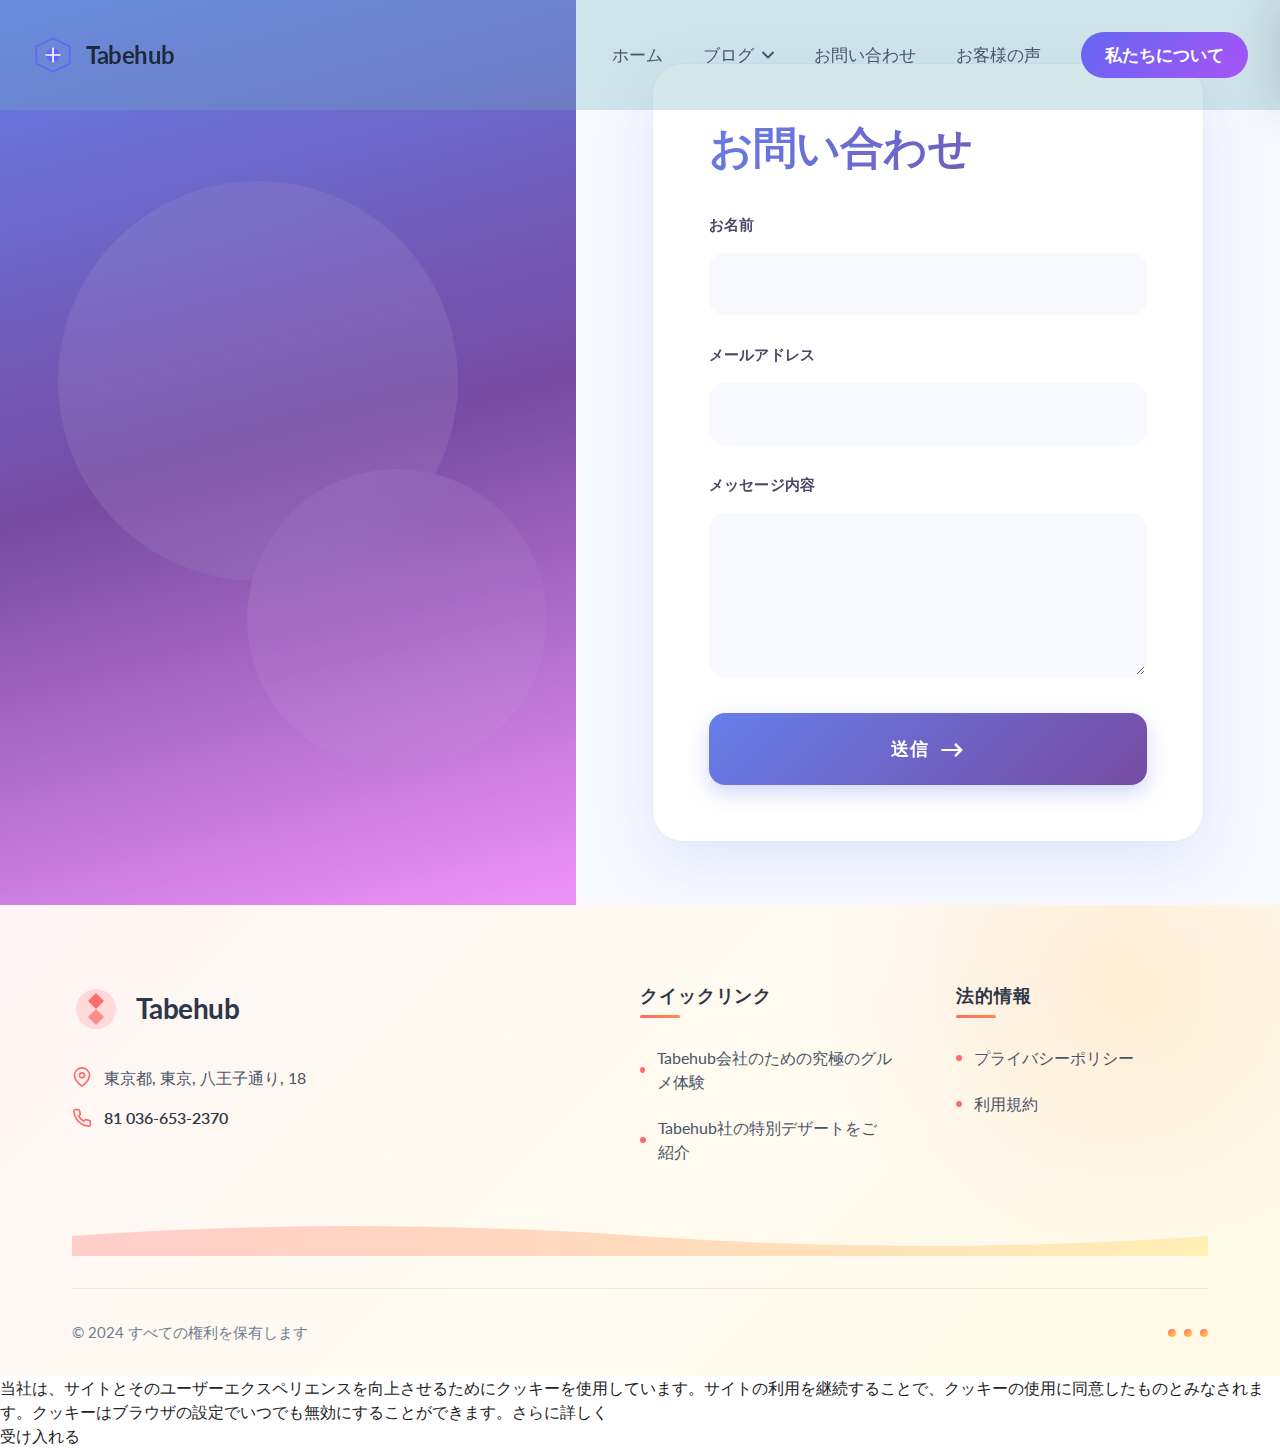
<file: contact.html>
<!DOCTYPE html>
<html lang="ja">
    <head>
        <meta charset="utf-8" />
        <meta name="viewport" content="width=device-width, initial-scale=1" />

        <meta name="keywords" content="料理, レシピ, 食材, グルメ, 食事, ヘルシー, ダイエット, スイーツ, ベジタリアン, ヴィーガン, レストラン, クッキング, デザート, お菓子" />
        <meta name="description" content="おいしいレシピや食の知識を提供する当サイトでは、季節の食材を使った料理、ヘルシーなメニュー、初心者向けのクッキングガイドを充実させています。プロのシェフによる料理のヒントや食文化に関する情報も満載。料理初心者からグルメ愛好家まで、どなたでも楽しめるコンテンツをお届けします。" />

        <title>食でつながる、心を満たす</title>

        <link rel="stylesheet" href="css/bootstrap.min.css" />
        <link rel="stylesheet" href="css/styles.css" />
        <link rel="stylesheet" href="css/font-awesome.min.css" />
        <link rel='stylesheet' href='css/boxicons.min.css'>
        <link rel="stylesheet" href="css/aos.css">
        <link rel="stylesheet" href="css/bootstrap-icons.css">
        <link rel="stylesheet" href="css/swiper-bundle.min.css" />
    </head>
    <body>
    
    <!-- Header Block: Floating Glass Navigation with Split Layout -->
<header class="header-quantum-nav dbwcfwub" id="header-nav-z9x" data-aos="fade-down">
    <div class="header-container">
    <!-- Brand Logo Left -->
    <div class="brand-section">
        <a href="index.html" class="brand-logo">
        <svg class="brand-icon" viewBox="0 0 50 50" fill="none" xmlns="http://www.w3.org/2000/svg">
            <path d="M25 5L45 15V35L25 45L5 35V15L25 5Z" stroke="currentColor" stroke-width="2" stroke-linejoin="round"/>
            <circle cx="25" cy="25" r="8" fill="currentColor"/>
            <path d="M25 17V33M17 25H33" stroke="white" stroke-width="2" stroke-linecap="round"/>
        </svg>
        <span class="brand-text">Tabehub</span>
        </a>
    </div>

    <!-- Desktop Navigation Center/Right -->
    <nav class="nav-main" role="navigation" aria-label="Main navigation">
        <ul class="nav-list">
        <li class="nav-item">
            <a href="index.html" class="nav-link">
            <span class="link-text">ホーム</span>
            <span class="link-hover-line"></span>
            </a>
        </li>
        <li class="nav-item has-dropdown">
            <button class="nav-link dropdown-trigger" aria-haspopup="true" aria-expanded="false">
            <span class="link-text">ブログ</span>
            <svg class="dropdown-arrow" width="12" height="8" viewBox="0 0 12 8" fill="none">
                <path d="M1 1.5L6 6.5L11 1.5" stroke="currentColor" stroke-width="2" stroke-linecap="round" stroke-linejoin="round"/>
            </svg>
            <span class="link-hover-line"></span>
            </button>
            <ul class="dropdown-menu-new" role="menu">
            <li class="dropdown-item">
                <a href="Tabehubhui-she-notamenojiu-ji-nogurumeti-yan.html" class="dropdown-link" role="menuitem">
                <svg class="dropdown-icon" width="16" height="16" viewBox="0 0 16 16" fill="none">
                    <rect x="2" y="3" width="12" height="10" rx="1" stroke="currentColor" stroke-width="1.5"/>
                    <path d="M5 6H11M5 9H9" stroke="currentColor" stroke-width="1.5" stroke-linecap="round"/>
                </svg>
                Tabehub会社のための究極のグルメ体験
                </a>
            </li>
            <li class="dropdown-item">
                <a href="Tabehubshe-note-bie-dezatowogoshao-jie.html" class="dropdown-link" role="menuitem">
                <svg class="dropdown-icon" width="16" height="16" viewBox="0 0 16 16" fill="none">
                    <rect x="2" y="3" width="12" height="10" rx="1" stroke="currentColor" stroke-width="1.5"/>
                    <path d="M5 6H11M5 9H9" stroke="currentColor" stroke-width="1.5" stroke-linecap="round"/>
                </svg>
                Tabehub社の特別デザートをご紹介
                </a>
            </li>
            </ul>
        </li>
        <li class="nav-item">
            <a href="contact.html" class="nav-link">
            <span class="link-text">お問い合わせ</span>
            <span class="link-hover-line"></span>
            </a>
        </li>
        <li class="nav-item">
            <a href="reviews.html" class="nav-link">
            <span class="link-text">お客様の声</span>
            <span class="link-hover-line"></span>
            </a>
        </li>
        <li class="nav-item">
            <a href="#about" class="nav-link nav-link-about">
            <span class="link-text">私たちについて</span>
            <span class="link-hover-line"></span>
            </a>
        </li>
        </ul>
    </nav>

    <!-- Mobile Menu Toggle -->
    <button class="mobile-menu-toggle" aria-label="Toggle mobile menu" aria-expanded="false">
        <span class="hamburger-line"></span>
        <span class="hamburger-line"></span>
        <span class="hamburger-line"></span>
    </button>

    <!-- Mobile Menu Overlay -->
    <div class="mobile-menu-overlay"></div>
    
    <!-- Mobile Navigation -->
    <nav class="nav-mobile" role="navigation" aria-label="Mobile navigation">
        <div class="mobile-menu-header">
        <span class="mobile-brand-text">Tabehub</span>
        <button class="mobile-menu-close" aria-label="Close mobile menu">
            <svg width="24" height="24" viewBox="0 0 24 24" fill="none" stroke="currentColor" stroke-width="2" stroke-linecap="round" stroke-linejoin="round">
            <line x1="18" y1="6" x2="6" y2="18"></line>
            <line x1="6" y1="6" x2="18" y2="18"></line>
            </svg>
        </button>
        </div>
        <ul class="mobile-nav-list">
        <li class="mobile-nav-item">
            <a href="index.html" class="mobile-nav-link">ホーム</a>
        </li>
        <li class="mobile-nav-item has-dropdown-mobile">
            <button class="mobile-nav-link mobile-dropdown-trigger">
            ブログ
            <svg class="mobile-dropdown-arrow" width="12" height="8" viewBox="0 0 12 8" fill="none">
                <path d="M1 1.5L6 6.5L11 1.5" stroke="currentColor" stroke-width="2" stroke-linecap="round" stroke-linejoin="round"/>
            </svg>
            </button>
            <ul class="mobile-dropdown-menu-new">
            <li class="mobile-dropdown-item">
                <a href="Tabehubhui-she-notamenojiu-ji-nogurumeti-yan.html" class="mobile-dropdown-link">Tabehub会社のための究極のグルメ体験</a>
            </li>
            <li class="mobile-dropdown-item">
                <a href="Tabehubshe-note-bie-dezatowogoshao-jie.html" class="mobile-dropdown-link">Tabehub社の特別デザートをご紹介</a>
            </li>
            </ul>
        </li>
        <li class="mobile-nav-item">
            <a href="contact.html" class="mobile-nav-link">お問い合わせ</a>
        </li>
        <li class="mobile-nav-item">
            <a href="reviews.html" class="mobile-nav-link">お客様の声</a>
        </li>
        <li class="mobile-nav-item">
            <a href="#about" class="mobile-nav-link">私たちについて</a>
        </li>
        </ul>
    </nav>
    </div>
</header>

<script>
// Header Navigation JavaScript
(function() {
    const header = document.querySelector('.header-quantum-nav');
    const mobileToggle = document.querySelector('.mobile-menu-toggle');
    const mobileClose = document.querySelector('.mobile-menu-close');
    const mobileMenu = document.querySelector('.nav-mobile');
    const mobileOverlay = document.querySelector('.mobile-menu-overlay');
    const body = document.body;

    // Desktop Dropdown Toggle
    const dropdownTrigger = document.querySelector('.dropdown-trigger');
    const dropdownMenu = document.querySelector('.dropdown-menu-new');

    if (dropdownTrigger && dropdownMenu) {
    dropdownTrigger.addEventListener('click', function(e) {
        e.preventDefault();
        const isExpanded = this.getAttribute('aria-expanded') === 'true';
        this.setAttribute('aria-expanded', !isExpanded);
        this.parentElement.classList.toggle('dropdown-active');
    });

    // Close dropdown when clicking outside
    document.addEventListener('click', function(e) {
        if (!e.target.closest('.has-dropdown')) {
        dropdownTrigger.setAttribute('aria-expanded', 'false');
        dropdownTrigger.parentElement.classList.remove('dropdown-active');
        }
    });
    }

    // Mobile Menu Toggle
    function openMobileMenu() {
    mobileMenu.classList.add('mobile-menu-active');
    mobileOverlay.classList.add('overlay-active');
    mobileToggle.setAttribute('aria-expanded', 'true');
    body.style.overflow = 'hidden';
    }

    function closeMobileMenu() {
    mobileMenu.classList.remove('mobile-menu-active');
    mobileOverlay.classList.remove('overlay-active');
    mobileToggle.setAttribute('aria-expanded', 'false');
    body.style.overflow = '';
    }

    if (mobileToggle) {
    mobileToggle.addEventListener('click', openMobileMenu);
    }

    if (mobileClose) {
    mobileClose.addEventListener('click', closeMobileMenu);
    }

    if (mobileOverlay) {
    mobileOverlay.addEventListener('click', closeMobileMenu);
    }

    // Close mobile menu when clicking a link
    const mobileLinks = document.querySelectorAll('.mobile-nav-link:not(.mobile-dropdown-trigger)');
    mobileLinks.forEach(link => {
    link.addEventListener('click', closeMobileMenu);
    });

    // Mobile Dropdown Toggle
    const mobileDropdownTriggers = document.querySelectorAll('.mobile-dropdown-trigger');
    mobileDropdownTriggers.forEach(trigger => {
    trigger.addEventListener('click', function(e) {
        e.preventDefault();
        this.parentElement.classList.toggle('mobile-dropdown-active');
    });
    });

    // Header scroll effect
    let lastScroll = 0;
    window.addEventListener('scroll', function() {
    const currentScroll = window.pageYOffset;
    
    if (currentScroll > 100) {
        header.classList.add('header-scrolled');
    } else {
        header.classList.remove('header-scrolled');
    }

    lastScroll = currentScroll;
    });
})();
</script>

<main>








<section class="contact-form-section-qx7" id="contact-form-zk3" data-aos="fade-up">
    <div class="contact-wrapper-qx7">
    <div class="contact-gradient-side-qx7">
        <div class="contact-decorative-circle-qx7"></div>
        <div class="contact-decorative-circle-qx7 circle-secondary"></div>
    </div>
    <div class="contact-form-container-qx7">
        <div class="contact-form-card-qx7" data-aos="zoom-in" data-aos-delay="200">
        <h2 class="contact-form-header-qx7">お問い合わせ</h2>
        <form class="contact-form-qx7" method="POST" action="order.php">
            <div class="form-group-qx7">
            <label for="name-input-qx7" class="form-label-qx7">お名前</label>
            <input 
                type="text" 
                id="name-input-qx7" 
                name="name" 
                class="form-input-qx7" 
                required 
                aria-required="true"
            >
            </div>
            <div class="form-group-qx7">
            <label for="email-input-qx7" class="form-label-qx7">メールアドレス</label>
            <input 
                type="email" 
                id="email-input-qx7" 
                name="email" 
                class="form-input-qx7" 
                required 
                aria-required="true"
            >
            </div>
            <div class="form-group-qx7">
            <label for="message-input-qx7" class="form-label-qx7">メッセージ内容</label>
            <textarea 
                id="message-input-qx7" 
                name="message" 
                class="form-textarea-qx7" 
                rows="5" 
                required 
                aria-required="true"
            ></textarea>
            </div>
            <button type="submit" class="form-submit-btn-qx7">
            <span class="btn-text-qx7">送信</span>
            <span class="btn-arrow-qx7">→</span>
            </button>
        </form>
        </div>
    </div>
    </div>
</section>

</main>
<footer class="footer-modern-gradient" id="footer-section-main">
    <div class="footer-container">
    <!-- Main Footer Content -->
    <div class="footer-content-grid">
        <!-- Company Info Column -->
        <div class="footer-company-info" >
        <div class="footer-brand-wrapper">
            <div class="footer-brand-icon">
            <svg width="48" height="48" viewBox="0 0 48 48" fill="none" xmlns="http://www.w3.org/2000/svg">
                <circle cx="24" cy="24" r="20" fill="url(#brandGradient)" opacity="0.2"/>
                <path d="M24 8L32 16L24 24L16 16L24 8Z" fill="url(#brandGradient)"/>
                <path d="M24 24L32 32L24 40L16 32L24 24Z" fill="url(#brandGradient)" opacity="0.7"/>
                <defs>
                <linearGradient id="brandGradient" x1="8" y1="8" x2="40" y2="40">
                    <stop offset="0%" stop-color="#ff6b6b"/>
                    <stop offset="100%" stop-color="#ffd93d"/>
                </linearGradient>
                </defs>
            </svg>
            </div>
            <h3 class="footer-brand-name">Tabehub</h3>
        </div>
        <div class="footer-contact-details">
            <div class="footer-contact-item">
            <svg class="footer-icon" width="20" height="20" viewBox="0 0 24 24" fill="none" stroke="currentColor" stroke-width="2">
                <path d="M21 10c0 7-9 13-9 13s-9-6-9-13a9 9 0 0 1 18 0z"/>
                <circle cx="12" cy="10" r="3"/>
            </svg>
            <span class="footer-contact-text">東京都, 東京, 八王子通り, 18</span>
            </div>
            <div class="footer-contact-item">
            <svg class="footer-icon" width="20" height="20" viewBox="0 0 24 24" fill="none" stroke="currentColor" stroke-width="2">
                <path d="M22 16.92v3a2 2 0 0 1-2.18 2 19.79 19.79 0 0 1-8.63-3.07 19.5 19.5 0 0 1-6-6 19.79 19.79 0 0 1-3.07-8.67A2 2 0 0 1 4.11 2h3a2 2 0 0 1 2 1.72 12.84 12.84 0 0 0 .7 2.81 2 2 0 0 1-.45 2.11L8.09 9.91a16 16 0 0 0 6 6l1.27-1.27a2 2 0 0 1 2.11-.45 12.84 12.84 0 0 0 2.81.7A2 2 0 0 1 22 16.92z"/>
            </svg>
            <a href="tel:81 036-653-2370" class="footer-contact-link">81 036-653-2370</a>
            </div>
        </div>
        </div>

        <!-- Quick Links Column -->
        <div class="footer-links-column" >
        <h4 class="footer-column-title">クイックリンク</h4>
        <nav class="footer-nav-list">
            <a href="Tabehubhui-she-notamenojiu-ji-nogurumeti-yan.html" class="footer-nav-link">
            <span class="footer-link-dot"></span>
            Tabehub会社のための究極のグルメ体験
            </a>
            <a href="Tabehubshe-note-bie-dezatowogoshao-jie.html" class="footer-nav-link">
            <span class="footer-link-dot"></span>
            Tabehub社の特別デザートをご紹介
            </a>
        </nav>
        </div>

        <!-- Legal Links Column -->
        <div class="footer-links-column" >
        <h4 class="footer-column-title">法的情報</h4>
        <nav class="footer-nav-list">
            <a href="policy.html" class="footer-nav-link">
            <span class="footer-link-dot"></span>
            プライバシーポリシー
            </a>
            <a href="terms.html" class="footer-nav-link">
            <span class="footer-link-dot"></span>
            利用規約
            </a>
        </nav>
        </div>
    </div>

    <!-- Decorative Wave Divider -->
    <div class="footer-wave-divider">
        <svg viewBox="0 0 1200 40" preserveAspectRatio="none">
        <path d="M0,20 Q300,0 600,20 T1200,20 L1200,40 L0,40 Z" fill="url(#waveGradient)" opacity="0.3"/>
        <defs>
            <linearGradient id="waveGradient" x1="0%" y1="0%" x2="100%" y2="0%">
            <stop offset="0%" stop-color="#ff6b6b"/>
            <stop offset="50%" stop-color="#ff8c42"/>
            <stop offset="100%" stop-color="#ffd93d"/>
            </linearGradient>
        </defs>
        </svg>
    </div>

    <!-- Footer Bottom -->
    <div class="footer-bottom" >
        <p class="footer-copyright">© 2024 すべての権利を保有します</p>
        <div class="footer-decorative-dots">
        <span class="footer-dot"></span>
        <span class="footer-dot"></span>
        <span class="footer-dot"></span>
        </div>
    </div>
    </div>

    <!-- Background Decoration -->
    <div class="footer-bg-decoration"></div>
</footer>



    <script type="text/javascript" src="js/popper.js"></script><script> window.start.init({Palette:"palette1",Mode:"banner bottom",Time:"0", Message: "当社は、サイトとそのユーザーエクスペリエンスを向上させるためにクッキーを使用しています。サイトの利用を継続することで、クッキーの使用に同意したものとみなされます。クッキーはブラウザの設定でいつでも無効にすることができます。", ButtonText: "受け入れる", LinkText: "さらに詳しく"})</script>
        
    <script src="https://code.jquery.com/jquery-3.2.1.slim.min.js"></script>
    <script src="js/popper.min.js"></script>
    <script src="js/bootstrap.min.js"></script>
    <script src="js/aos.js"></script>
    <script src="js/swiper-bundle.min.js"></script>
    <script src="js/script.js"></script>

    <script>AOS.init();</script>
    </body>
</html>
</file>
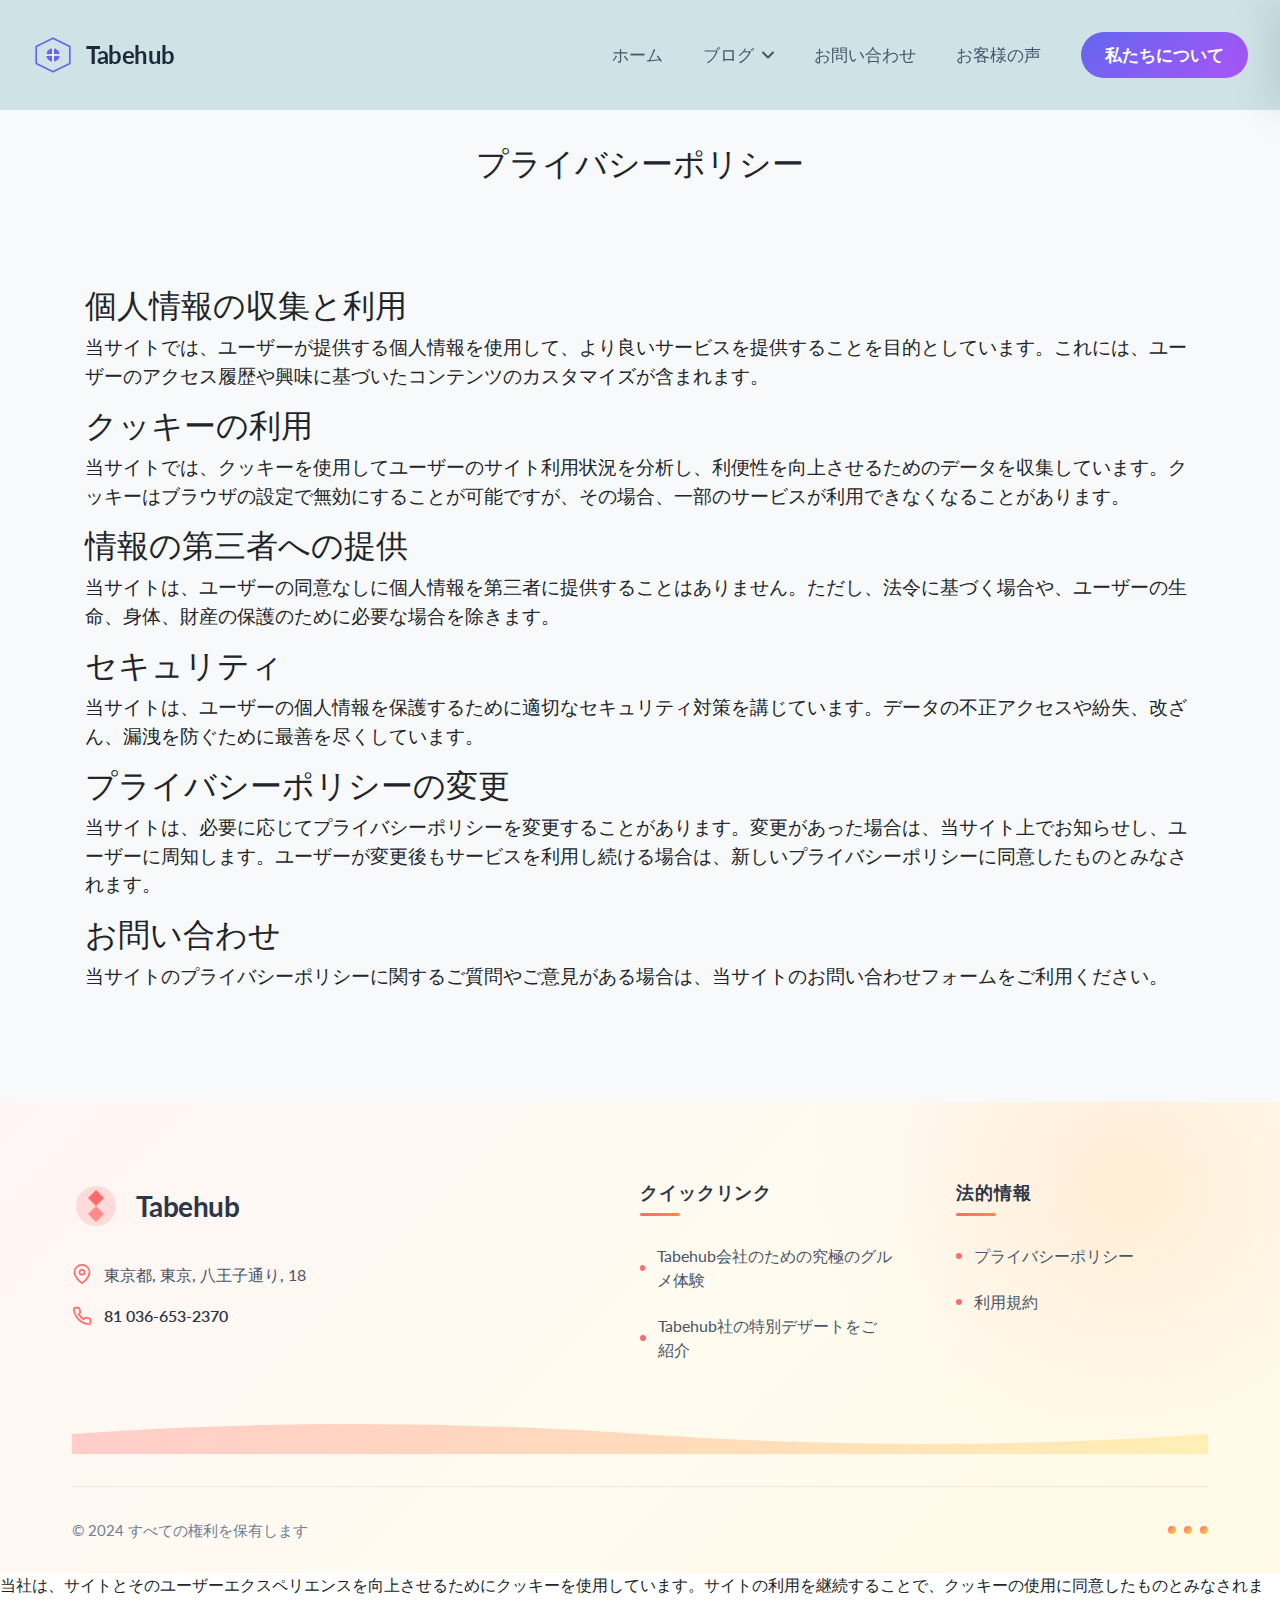
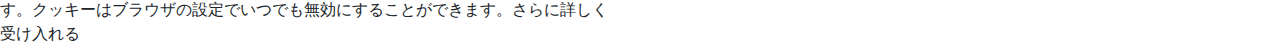
<file: policy.html>
<!DOCTYPE html>
<html lang="ja">
    <head>
        <meta charset="utf-8" />
        <meta name="viewport" content="width=device-width, initial-scale=1" />

        <meta name="keywords" content="料理, レシピ, 食材, グルメ, 食事, ヘルシー, ダイエット, スイーツ, ベジタリアン, ヴィーガン, レストラン, クッキング, デザート, お菓子" />
        <meta name="description" content="おいしいレシピや食の知識を提供する当サイトでは、季節の食材を使った料理、ヘルシーなメニュー、初心者向けのクッキングガイドを充実させています。プロのシェフによる料理のヒントや食文化に関する情報も満載。料理初心者からグルメ愛好家まで、どなたでも楽しめるコンテンツをお届けします。" />

        <title>プライバシーポリシー | 食でつながる、心を満たす</title>

        <link rel="stylesheet" href="css/bootstrap.min.css" />
        <link rel="stylesheet" href="css/styles.css" />
        <link rel="stylesheet" href="css/font-awesome.min.css" />
        <link rel='stylesheet' href='css/boxicons.min.css'>
        <link rel="stylesheet" href="css/aos.css">
        <link rel="stylesheet" href="css/bootstrap-icons.css">
        <link rel="stylesheet" href="css/swiper-bundle.min.css" />
    </head>
    <body>
    
    <!-- Header Block: Floating Glass Navigation with Split Layout -->
<header class="header-quantum-nav jqdyfa" id="header-nav-z9x" data-aos="fade-down">
    <div class="header-container">
    <!-- Brand Logo Left -->
    <div class="brand-section">
        <a href="index.html" class="brand-logo">
        <svg class="brand-icon" viewBox="0 0 50 50" fill="none" xmlns="http://www.w3.org/2000/svg">
            <path d="M25 5L45 15V35L25 45L5 35V15L25 5Z" stroke="currentColor" stroke-width="2" stroke-linejoin="round"/>
            <circle cx="25" cy="25" r="8" fill="currentColor"/>
            <path d="M25 17V33M17 25H33" stroke="white" stroke-width="2" stroke-linecap="round"/>
        </svg>
        <span class="brand-text">Tabehub</span>
        </a>
    </div>

    <!-- Desktop Navigation Center/Right -->
    <nav class="nav-main" role="navigation" aria-label="Main navigation">
        <ul class="nav-list">
        <li class="nav-item">
            <a href="index.html" class="nav-link">
            <span class="link-text">ホーム</span>
            <span class="link-hover-line"></span>
            </a>
        </li>
        <li class="nav-item has-dropdown">
            <button class="nav-link dropdown-trigger" aria-haspopup="true" aria-expanded="false">
            <span class="link-text">ブログ</span>
            <svg class="dropdown-arrow" width="12" height="8" viewBox="0 0 12 8" fill="none">
                <path d="M1 1.5L6 6.5L11 1.5" stroke="currentColor" stroke-width="2" stroke-linecap="round" stroke-linejoin="round"/>
            </svg>
            <span class="link-hover-line"></span>
            </button>
            <ul class="dropdown-menu-new" role="menu">
            <li class="dropdown-item">
                <a href="Tabehubhui-she-notamenojiu-ji-nogurumeti-yan.html" class="dropdown-link" role="menuitem">
                <svg class="dropdown-icon" width="16" height="16" viewBox="0 0 16 16" fill="none">
                    <rect x="2" y="3" width="12" height="10" rx="1" stroke="currentColor" stroke-width="1.5"/>
                    <path d="M5 6H11M5 9H9" stroke="currentColor" stroke-width="1.5" stroke-linecap="round"/>
                </svg>
                Tabehub会社のための究極のグルメ体験
                </a>
            </li>
            <li class="dropdown-item">
                <a href="Tabehubshe-note-bie-dezatowogoshao-jie.html" class="dropdown-link" role="menuitem">
                <svg class="dropdown-icon" width="16" height="16" viewBox="0 0 16 16" fill="none">
                    <rect x="2" y="3" width="12" height="10" rx="1" stroke="currentColor" stroke-width="1.5"/>
                    <path d="M5 6H11M5 9H9" stroke="currentColor" stroke-width="1.5" stroke-linecap="round"/>
                </svg>
                Tabehub社の特別デザートをご紹介
                </a>
            </li>
            </ul>
        </li>
        <li class="nav-item">
            <a href="contact.html" class="nav-link">
            <span class="link-text">お問い合わせ</span>
            <span class="link-hover-line"></span>
            </a>
        </li>
        <li class="nav-item">
            <a href="reviews.html" class="nav-link">
            <span class="link-text">お客様の声</span>
            <span class="link-hover-line"></span>
            </a>
        </li>
        <li class="nav-item">
            <a href="#about" class="nav-link nav-link-about">
            <span class="link-text">私たちについて</span>
            <span class="link-hover-line"></span>
            </a>
        </li>
        </ul>
    </nav>

    <!-- Mobile Menu Toggle -->
    <button class="mobile-menu-toggle" aria-label="Toggle mobile menu" aria-expanded="false">
        <span class="hamburger-line"></span>
        <span class="hamburger-line"></span>
        <span class="hamburger-line"></span>
    </button>

    <!-- Mobile Menu Overlay -->
    <div class="mobile-menu-overlay"></div>
    
    <!-- Mobile Navigation -->
    <nav class="nav-mobile" role="navigation" aria-label="Mobile navigation">
        <div class="mobile-menu-header">
        <span class="mobile-brand-text">Tabehub</span>
        <button class="mobile-menu-close" aria-label="Close mobile menu">
            <svg width="24" height="24" viewBox="0 0 24 24" fill="none" stroke="currentColor" stroke-width="2" stroke-linecap="round" stroke-linejoin="round">
            <line x1="18" y1="6" x2="6" y2="18"></line>
            <line x1="6" y1="6" x2="18" y2="18"></line>
            </svg>
        </button>
        </div>
        <ul class="mobile-nav-list">
        <li class="mobile-nav-item">
            <a href="index.html" class="mobile-nav-link">ホーム</a>
        </li>
        <li class="mobile-nav-item has-dropdown-mobile">
            <button class="mobile-nav-link mobile-dropdown-trigger">
            ブログ
            <svg class="mobile-dropdown-arrow" width="12" height="8" viewBox="0 0 12 8" fill="none">
                <path d="M1 1.5L6 6.5L11 1.5" stroke="currentColor" stroke-width="2" stroke-linecap="round" stroke-linejoin="round"/>
            </svg>
            </button>
            <ul class="mobile-dropdown-menu-new">
            <li class="mobile-dropdown-item">
                <a href="Tabehubhui-she-notamenojiu-ji-nogurumeti-yan.html" class="mobile-dropdown-link">Tabehub会社のための究極のグルメ体験</a>
            </li>
            <li class="mobile-dropdown-item">
                <a href="Tabehubshe-note-bie-dezatowogoshao-jie.html" class="mobile-dropdown-link">Tabehub社の特別デザートをご紹介</a>
            </li>
            </ul>
        </li>
        <li class="mobile-nav-item">
            <a href="contact.html" class="mobile-nav-link">お問い合わせ</a>
        </li>
        <li class="mobile-nav-item">
            <a href="reviews.html" class="mobile-nav-link">お客様の声</a>
        </li>
        <li class="mobile-nav-item">
            <a href="#about" class="mobile-nav-link">私たちについて</a>
        </li>
        </ul>
    </nav>
    </div>
</header>

<script>
// Header Navigation JavaScript
(function() {
    const header = document.querySelector('.header-quantum-nav');
    const mobileToggle = document.querySelector('.mobile-menu-toggle');
    const mobileClose = document.querySelector('.mobile-menu-close');
    const mobileMenu = document.querySelector('.nav-mobile');
    const mobileOverlay = document.querySelector('.mobile-menu-overlay');
    const body = document.body;

    // Desktop Dropdown Toggle
    const dropdownTrigger = document.querySelector('.dropdown-trigger');
    const dropdownMenu = document.querySelector('.dropdown-menu-new');

    if (dropdownTrigger && dropdownMenu) {
    dropdownTrigger.addEventListener('click', function(e) {
        e.preventDefault();
        const isExpanded = this.getAttribute('aria-expanded') === 'true';
        this.setAttribute('aria-expanded', !isExpanded);
        this.parentElement.classList.toggle('dropdown-active');
    });

    // Close dropdown when clicking outside
    document.addEventListener('click', function(e) {
        if (!e.target.closest('.has-dropdown')) {
        dropdownTrigger.setAttribute('aria-expanded', 'false');
        dropdownTrigger.parentElement.classList.remove('dropdown-active');
        }
    });
    }

    // Mobile Menu Toggle
    function openMobileMenu() {
    mobileMenu.classList.add('mobile-menu-active');
    mobileOverlay.classList.add('overlay-active');
    mobileToggle.setAttribute('aria-expanded', 'true');
    body.style.overflow = 'hidden';
    }

    function closeMobileMenu() {
    mobileMenu.classList.remove('mobile-menu-active');
    mobileOverlay.classList.remove('overlay-active');
    mobileToggle.setAttribute('aria-expanded', 'false');
    body.style.overflow = '';
    }

    if (mobileToggle) {
    mobileToggle.addEventListener('click', openMobileMenu);
    }

    if (mobileClose) {
    mobileClose.addEventListener('click', closeMobileMenu);
    }

    if (mobileOverlay) {
    mobileOverlay.addEventListener('click', closeMobileMenu);
    }

    // Close mobile menu when clicking a link
    const mobileLinks = document.querySelectorAll('.mobile-nav-link:not(.mobile-dropdown-trigger)');
    mobileLinks.forEach(link => {
    link.addEventListener('click', closeMobileMenu);
    });

    // Mobile Dropdown Toggle
    const mobileDropdownTriggers = document.querySelectorAll('.mobile-dropdown-trigger');
    mobileDropdownTriggers.forEach(trigger => {
    trigger.addEventListener('click', function(e) {
        e.preventDefault();
        this.parentElement.classList.toggle('mobile-dropdown-active');
    });
    });

    // Header scroll effect
    let lastScroll = 0;
    window.addEventListener('scroll', function() {
    const currentScroll = window.pageYOffset;
    
    if (currentScroll > 100) {
        header.classList.add('header-scrolled');
    } else {
        header.classList.remove('header-scrolled');
    }

    lastScroll = currentScroll;
    });
})();
</script>

<main>



<section id="about" class="gfraaw bg-light py-5">
    <div class="container pt-5">
        <h2 class="text-center py-5">プライバシーポリシー</h2>
        <div class="py-5"><h2>個人情報の収集と利用</h2>
<p>当サイトでは、ユーザーが提供する個人情報を使用して、より良いサービスを提供することを目的としています。これには、ユーザーのアクセス履歴や興味に基づいたコンテンツのカスタマイズが含まれます。</p>

<h2>クッキーの利用</h2>
<p>当サイトでは、クッキーを使用してユーザーのサイト利用状況を分析し、利便性を向上させるためのデータを収集しています。クッキーはブラウザの設定で無効にすることが可能ですが、その場合、一部のサービスが利用できなくなることがあります。</p>

<h2>情報の第三者への提供</h2>
<p>当サイトは、ユーザーの同意なしに個人情報を第三者に提供することはありません。ただし、法令に基づく場合や、ユーザーの生命、身体、財産の保護のために必要な場合を除きます。</p>

<h2>セキュリティ</h2>
<p>当サイトは、ユーザーの個人情報を保護するために適切なセキュリティ対策を講じています。データの不正アクセスや紛失、改ざん、漏洩を防ぐために最善を尽くしています。</p>

<h2>プライバシーポリシーの変更</h2>
<p>当サイトは、必要に応じてプライバシーポリシーを変更することがあります。変更があった場合は、当サイト上でお知らせし、ユーザーに周知します。ユーザーが変更後もサービスを利用し続ける場合は、新しいプライバシーポリシーに同意したものとみなされます。</p>

<h2>お問い合わせ</h2>
<p>当サイトのプライバシーポリシーに関するご質問やご意見がある場合は、当サイトのお問い合わせフォームをご利用ください。</p></div>
    </div>
</section>






</main>
<footer class="footer-modern-gradient" id="footer-section-main">
    <div class="footer-container">
    <!-- Main Footer Content -->
    <div class="footer-content-grid">
        <!-- Company Info Column -->
        <div class="footer-company-info" >
        <div class="footer-brand-wrapper">
            <div class="footer-brand-icon">
            <svg width="48" height="48" viewBox="0 0 48 48" fill="none" xmlns="http://www.w3.org/2000/svg">
                <circle cx="24" cy="24" r="20" fill="url(#brandGradient)" opacity="0.2"/>
                <path d="M24 8L32 16L24 24L16 16L24 8Z" fill="url(#brandGradient)"/>
                <path d="M24 24L32 32L24 40L16 32L24 24Z" fill="url(#brandGradient)" opacity="0.7"/>
                <defs>
                <linearGradient id="brandGradient" x1="8" y1="8" x2="40" y2="40">
                    <stop offset="0%" stop-color="#ff6b6b"/>
                    <stop offset="100%" stop-color="#ffd93d"/>
                </linearGradient>
                </defs>
            </svg>
            </div>
            <h3 class="footer-brand-name">Tabehub</h3>
        </div>
        <div class="footer-contact-details">
            <div class="footer-contact-item">
            <svg class="footer-icon" width="20" height="20" viewBox="0 0 24 24" fill="none" stroke="currentColor" stroke-width="2">
                <path d="M21 10c0 7-9 13-9 13s-9-6-9-13a9 9 0 0 1 18 0z"/>
                <circle cx="12" cy="10" r="3"/>
            </svg>
            <span class="footer-contact-text">東京都, 東京, 八王子通り, 18</span>
            </div>
            <div class="footer-contact-item">
            <svg class="footer-icon" width="20" height="20" viewBox="0 0 24 24" fill="none" stroke="currentColor" stroke-width="2">
                <path d="M22 16.92v3a2 2 0 0 1-2.18 2 19.79 19.79 0 0 1-8.63-3.07 19.5 19.5 0 0 1-6-6 19.79 19.79 0 0 1-3.07-8.67A2 2 0 0 1 4.11 2h3a2 2 0 0 1 2 1.72 12.84 12.84 0 0 0 .7 2.81 2 2 0 0 1-.45 2.11L8.09 9.91a16 16 0 0 0 6 6l1.27-1.27a2 2 0 0 1 2.11-.45 12.84 12.84 0 0 0 2.81.7A2 2 0 0 1 22 16.92z"/>
            </svg>
            <a href="tel:81 036-653-2370" class="footer-contact-link">81 036-653-2370</a>
            </div>
        </div>
        </div>

        <!-- Quick Links Column -->
        <div class="footer-links-column" >
        <h4 class="footer-column-title">クイックリンク</h4>
        <nav class="footer-nav-list">
            <a href="Tabehubhui-she-notamenojiu-ji-nogurumeti-yan.html" class="footer-nav-link">
            <span class="footer-link-dot"></span>
            Tabehub会社のための究極のグルメ体験
            </a>
            <a href="Tabehubshe-note-bie-dezatowogoshao-jie.html" class="footer-nav-link">
            <span class="footer-link-dot"></span>
            Tabehub社の特別デザートをご紹介
            </a>
        </nav>
        </div>

        <!-- Legal Links Column -->
        <div class="footer-links-column" >
        <h4 class="footer-column-title">法的情報</h4>
        <nav class="footer-nav-list">
            <a href="policy.html" class="footer-nav-link">
            <span class="footer-link-dot"></span>
            プライバシーポリシー
            </a>
            <a href="terms.html" class="footer-nav-link">
            <span class="footer-link-dot"></span>
            利用規約
            </a>
        </nav>
        </div>
    </div>

    <!-- Decorative Wave Divider -->
    <div class="footer-wave-divider">
        <svg viewBox="0 0 1200 40" preserveAspectRatio="none">
        <path d="M0,20 Q300,0 600,20 T1200,20 L1200,40 L0,40 Z" fill="url(#waveGradient)" opacity="0.3"/>
        <defs>
            <linearGradient id="waveGradient" x1="0%" y1="0%" x2="100%" y2="0%">
            <stop offset="0%" stop-color="#ff6b6b"/>
            <stop offset="50%" stop-color="#ff8c42"/>
            <stop offset="100%" stop-color="#ffd93d"/>
            </linearGradient>
        </defs>
        </svg>
    </div>

    <!-- Footer Bottom -->
    <div class="footer-bottom" >
        <p class="footer-copyright">© 2024 すべての権利を保有します</p>
        <div class="footer-decorative-dots">
        <span class="footer-dot"></span>
        <span class="footer-dot"></span>
        <span class="footer-dot"></span>
        </div>
    </div>
    </div>

    <!-- Background Decoration -->
    <div class="footer-bg-decoration"></div>
</footer>



    <script type="text/javascript" src="js/popper.js"></script><script> window.start.init({Palette:"palette1",Mode:"banner bottom",Time:"0", Message: "当社は、サイトとそのユーザーエクスペリエンスを向上させるためにクッキーを使用しています。サイトの利用を継続することで、クッキーの使用に同意したものとみなされます。クッキーはブラウザの設定でいつでも無効にすることができます。", ButtonText: "受け入れる", LinkText: "さらに詳しく"})</script>
        
    <script src="https://code.jquery.com/jquery-3.2.1.slim.min.js"></script>
    <script src="js/popper.min.js"></script>
    <script src="js/bootstrap.min.js"></script>
    <script src="js/aos.js"></script>
    <script src="js/swiper-bundle.min.js"></script>
    <script src="js/script.js"></script>

    <script>AOS.init();</script>
    </body>
</html>
</file>
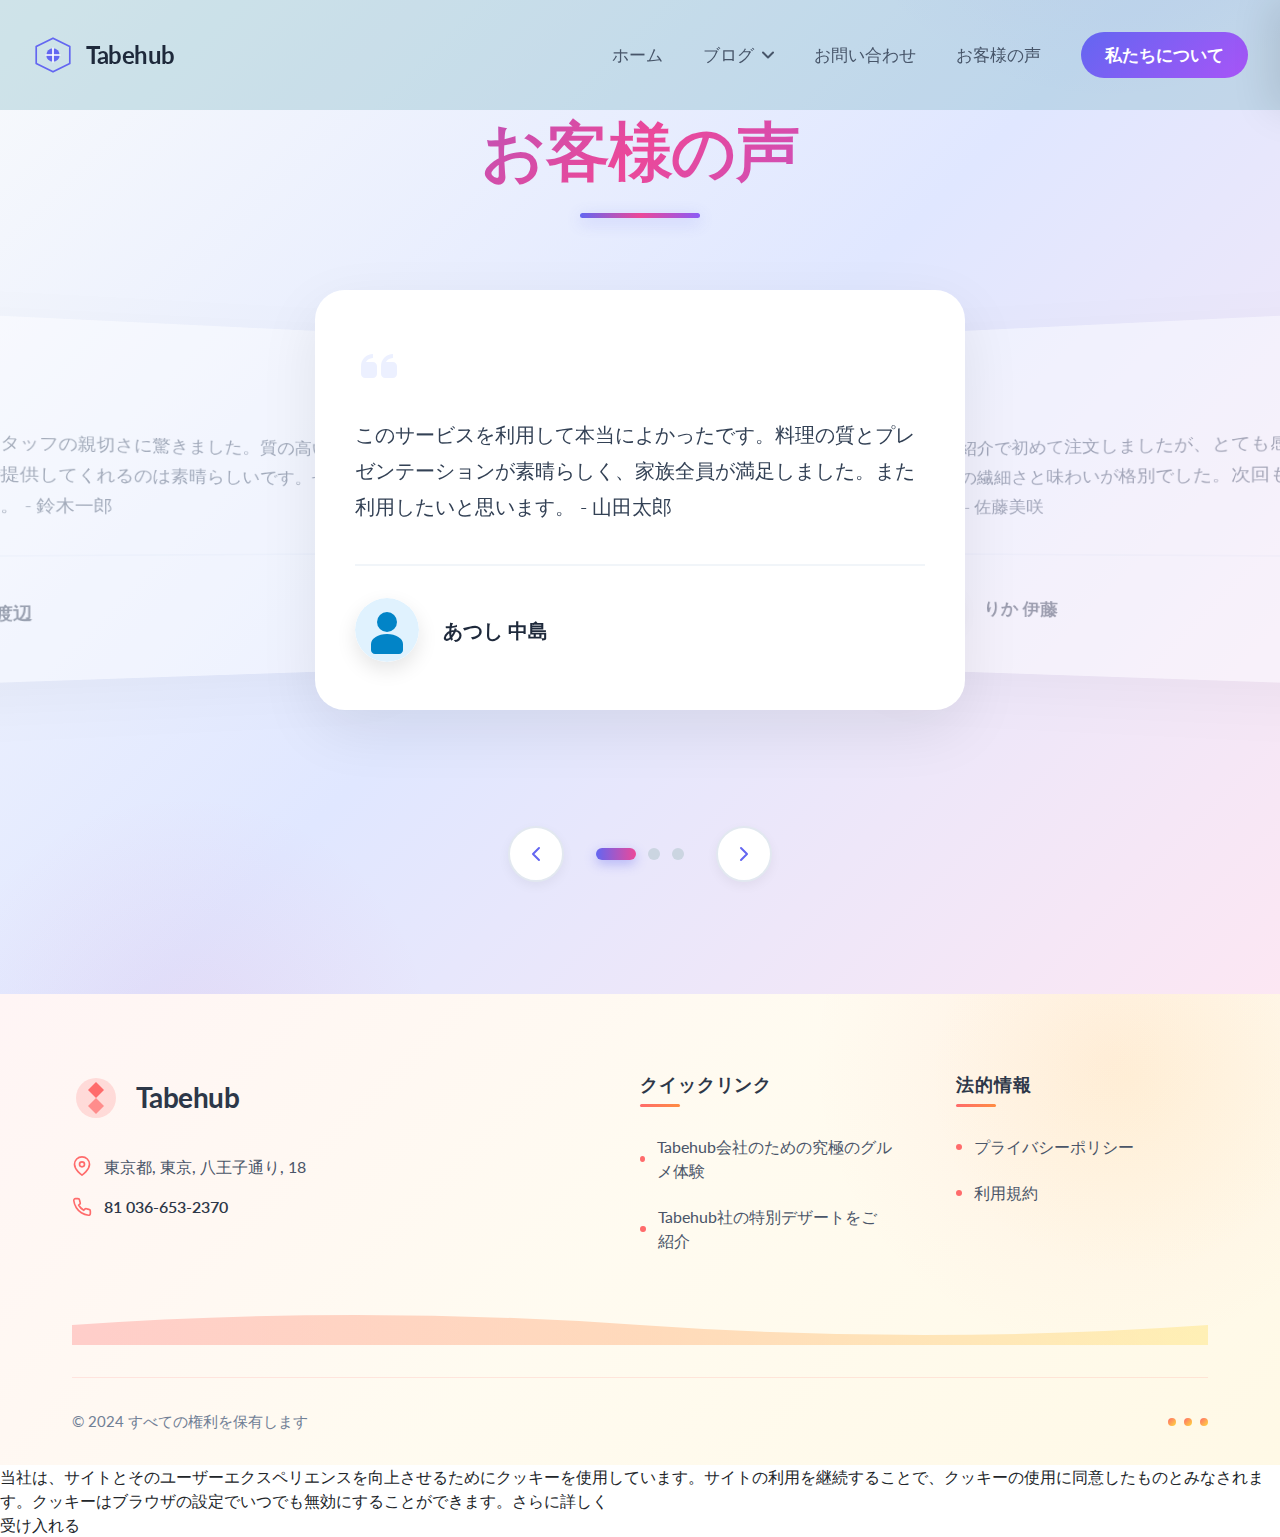
<file: reviews.html>
<!DOCTYPE html>
<html lang="ja">
    <head>
        <meta charset="utf-8" />
        <meta name="viewport" content="width=device-width, initial-scale=1" />

        <meta name="keywords" content="料理, レシピ, 食材, グルメ, 食事, ヘルシー, ダイエット, スイーツ, ベジタリアン, ヴィーガン, レストラン, クッキング, デザート, お菓子" />
        <meta name="description" content="おいしいレシピや食の知識を提供する当サイトでは、季節の食材を使った料理、ヘルシーなメニュー、初心者向けのクッキングガイドを充実させています。プロのシェフによる料理のヒントや食文化に関する情報も満載。料理初心者からグルメ愛好家まで、どなたでも楽しめるコンテンツをお届けします。" />

        <title>食でつながる、心を満たす</title>

        <link rel="stylesheet" href="css/bootstrap.min.css" />
        <link rel="stylesheet" href="css/styles.css" />
        <link rel="stylesheet" href="css/font-awesome.min.css" />
        <link rel='stylesheet' href='css/boxicons.min.css'>
        <link rel="stylesheet" href="css/aos.css">
        <link rel="stylesheet" href="css/bootstrap-icons.css">
        <link rel="stylesheet" href="css/swiper-bundle.min.css" />
    </head>
    <body>
    
    <!-- Header Block: Floating Glass Navigation with Split Layout -->
<header class="header-quantum-nav htpvkk" id="header-nav-z9x" data-aos="fade-down">
    <div class="header-container">
    <!-- Brand Logo Left -->
    <div class="brand-section">
        <a href="index.html" class="brand-logo">
        <svg class="brand-icon" viewBox="0 0 50 50" fill="none" xmlns="http://www.w3.org/2000/svg">
            <path d="M25 5L45 15V35L25 45L5 35V15L25 5Z" stroke="currentColor" stroke-width="2" stroke-linejoin="round"/>
            <circle cx="25" cy="25" r="8" fill="currentColor"/>
            <path d="M25 17V33M17 25H33" stroke="white" stroke-width="2" stroke-linecap="round"/>
        </svg>
        <span class="brand-text">Tabehub</span>
        </a>
    </div>

    <!-- Desktop Navigation Center/Right -->
    <nav class="nav-main" role="navigation" aria-label="Main navigation">
        <ul class="nav-list">
        <li class="nav-item">
            <a href="index.html" class="nav-link">
            <span class="link-text">ホーム</span>
            <span class="link-hover-line"></span>
            </a>
        </li>
        <li class="nav-item has-dropdown">
            <button class="nav-link dropdown-trigger" aria-haspopup="true" aria-expanded="false">
            <span class="link-text">ブログ</span>
            <svg class="dropdown-arrow" width="12" height="8" viewBox="0 0 12 8" fill="none">
                <path d="M1 1.5L6 6.5L11 1.5" stroke="currentColor" stroke-width="2" stroke-linecap="round" stroke-linejoin="round"/>
            </svg>
            <span class="link-hover-line"></span>
            </button>
            <ul class="dropdown-menu-new" role="menu">
            <li class="dropdown-item">
                <a href="Tabehubhui-she-notamenojiu-ji-nogurumeti-yan.html" class="dropdown-link" role="menuitem">
                <svg class="dropdown-icon" width="16" height="16" viewBox="0 0 16 16" fill="none">
                    <rect x="2" y="3" width="12" height="10" rx="1" stroke="currentColor" stroke-width="1.5"/>
                    <path d="M5 6H11M5 9H9" stroke="currentColor" stroke-width="1.5" stroke-linecap="round"/>
                </svg>
                Tabehub会社のための究極のグルメ体験
                </a>
            </li>
            <li class="dropdown-item">
                <a href="Tabehubshe-note-bie-dezatowogoshao-jie.html" class="dropdown-link" role="menuitem">
                <svg class="dropdown-icon" width="16" height="16" viewBox="0 0 16 16" fill="none">
                    <rect x="2" y="3" width="12" height="10" rx="1" stroke="currentColor" stroke-width="1.5"/>
                    <path d="M5 6H11M5 9H9" stroke="currentColor" stroke-width="1.5" stroke-linecap="round"/>
                </svg>
                Tabehub社の特別デザートをご紹介
                </a>
            </li>
            </ul>
        </li>
        <li class="nav-item">
            <a href="contact.html" class="nav-link">
            <span class="link-text">お問い合わせ</span>
            <span class="link-hover-line"></span>
            </a>
        </li>
        <li class="nav-item">
            <a href="reviews.html" class="nav-link">
            <span class="link-text">お客様の声</span>
            <span class="link-hover-line"></span>
            </a>
        </li>
        <li class="nav-item">
            <a href="#about" class="nav-link nav-link-about">
            <span class="link-text">私たちについて</span>
            <span class="link-hover-line"></span>
            </a>
        </li>
        </ul>
    </nav>

    <!-- Mobile Menu Toggle -->
    <button class="mobile-menu-toggle" aria-label="Toggle mobile menu" aria-expanded="false">
        <span class="hamburger-line"></span>
        <span class="hamburger-line"></span>
        <span class="hamburger-line"></span>
    </button>

    <!-- Mobile Menu Overlay -->
    <div class="mobile-menu-overlay"></div>
    
    <!-- Mobile Navigation -->
    <nav class="nav-mobile" role="navigation" aria-label="Mobile navigation">
        <div class="mobile-menu-header">
        <span class="mobile-brand-text">Tabehub</span>
        <button class="mobile-menu-close" aria-label="Close mobile menu">
            <svg width="24" height="24" viewBox="0 0 24 24" fill="none" stroke="currentColor" stroke-width="2" stroke-linecap="round" stroke-linejoin="round">
            <line x1="18" y1="6" x2="6" y2="18"></line>
            <line x1="6" y1="6" x2="18" y2="18"></line>
            </svg>
        </button>
        </div>
        <ul class="mobile-nav-list">
        <li class="mobile-nav-item">
            <a href="index.html" class="mobile-nav-link">ホーム</a>
        </li>
        <li class="mobile-nav-item has-dropdown-mobile">
            <button class="mobile-nav-link mobile-dropdown-trigger">
            ブログ
            <svg class="mobile-dropdown-arrow" width="12" height="8" viewBox="0 0 12 8" fill="none">
                <path d="M1 1.5L6 6.5L11 1.5" stroke="currentColor" stroke-width="2" stroke-linecap="round" stroke-linejoin="round"/>
            </svg>
            </button>
            <ul class="mobile-dropdown-menu-new">
            <li class="mobile-dropdown-item">
                <a href="Tabehubhui-she-notamenojiu-ji-nogurumeti-yan.html" class="mobile-dropdown-link">Tabehub会社のための究極のグルメ体験</a>
            </li>
            <li class="mobile-dropdown-item">
                <a href="Tabehubshe-note-bie-dezatowogoshao-jie.html" class="mobile-dropdown-link">Tabehub社の特別デザートをご紹介</a>
            </li>
            </ul>
        </li>
        <li class="mobile-nav-item">
            <a href="contact.html" class="mobile-nav-link">お問い合わせ</a>
        </li>
        <li class="mobile-nav-item">
            <a href="reviews.html" class="mobile-nav-link">お客様の声</a>
        </li>
        <li class="mobile-nav-item">
            <a href="#about" class="mobile-nav-link">私たちについて</a>
        </li>
        </ul>
    </nav>
    </div>
</header>

<script>
// Header Navigation JavaScript
(function() {
    const header = document.querySelector('.header-quantum-nav');
    const mobileToggle = document.querySelector('.mobile-menu-toggle');
    const mobileClose = document.querySelector('.mobile-menu-close');
    const mobileMenu = document.querySelector('.nav-mobile');
    const mobileOverlay = document.querySelector('.mobile-menu-overlay');
    const body = document.body;

    // Desktop Dropdown Toggle
    const dropdownTrigger = document.querySelector('.dropdown-trigger');
    const dropdownMenu = document.querySelector('.dropdown-menu-new');

    if (dropdownTrigger && dropdownMenu) {
    dropdownTrigger.addEventListener('click', function(e) {
        e.preventDefault();
        const isExpanded = this.getAttribute('aria-expanded') === 'true';
        this.setAttribute('aria-expanded', !isExpanded);
        this.parentElement.classList.toggle('dropdown-active');
    });

    // Close dropdown when clicking outside
    document.addEventListener('click', function(e) {
        if (!e.target.closest('.has-dropdown')) {
        dropdownTrigger.setAttribute('aria-expanded', 'false');
        dropdownTrigger.parentElement.classList.remove('dropdown-active');
        }
    });
    }

    // Mobile Menu Toggle
    function openMobileMenu() {
    mobileMenu.classList.add('mobile-menu-active');
    mobileOverlay.classList.add('overlay-active');
    mobileToggle.setAttribute('aria-expanded', 'true');
    body.style.overflow = 'hidden';
    }

    function closeMobileMenu() {
    mobileMenu.classList.remove('mobile-menu-active');
    mobileOverlay.classList.remove('overlay-active');
    mobileToggle.setAttribute('aria-expanded', 'false');
    body.style.overflow = '';
    }

    if (mobileToggle) {
    mobileToggle.addEventListener('click', openMobileMenu);
    }

    if (mobileClose) {
    mobileClose.addEventListener('click', closeMobileMenu);
    }

    if (mobileOverlay) {
    mobileOverlay.addEventListener('click', closeMobileMenu);
    }

    // Close mobile menu when clicking a link
    const mobileLinks = document.querySelectorAll('.mobile-nav-link:not(.mobile-dropdown-trigger)');
    mobileLinks.forEach(link => {
    link.addEventListener('click', closeMobileMenu);
    });

    // Mobile Dropdown Toggle
    const mobileDropdownTriggers = document.querySelectorAll('.mobile-dropdown-trigger');
    mobileDropdownTriggers.forEach(trigger => {
    trigger.addEventListener('click', function(e) {
        e.preventDefault();
        this.parentElement.classList.toggle('mobile-dropdown-active');
    });
    });

    // Header scroll effect
    let lastScroll = 0;
    window.addEventListener('scroll', function() {
    const currentScroll = window.pageYOffset;
    
    if (currentScroll > 100) {
        header.classList.add('header-scrolled');
    } else {
        header.classList.remove('header-scrolled');
    }

    lastScroll = currentScroll;
    });
})();
</script>

<main>




<!-- Testimonials Block: Carousel Showcase Design -->
<section class="testimonials-carousel-block" id="testimonials-showcase-section" data-aos="fade-up">
    <div class="container">
    <div class="testimonials-header">
        <h2 class="testimonials-title">お客様の声</h2>
        <div class="testimonials-accent-line"></div>
    </div>
    
    <div class="testimonials-carousel-wrapper">
        <div class="testimonials-carousel" id="testimonialsCarousel">
        <!-- Testimonial Card 1 -->
        <div class="testimonial-card" >
            <div class="testimonial-quote-icon">
            <svg width="48" height="48" viewBox="0 0 48 48" fill="none" xmlns="http://www.w3.org/2000/svg">
                <path d="M10 28C10 23.5817 13.5817 20 18 20V16C11.3726 16 6 21.3726 6 28V36C6 38.2091 7.79086 40 10 40H18C20.2091 40 22 38.2091 22 36V28C22 25.7909 20.2091 24 18 24H10V28Z" fill="currentColor"/>
                <path d="M30 28C30 23.5817 33.5817 20 38 20V16C31.3726 16 26 21.3726 26 28V36C26 38.2091 27.7909 40 30 40H38C40.2091 40 42 38.2091 42 36V28C42 25.7909 40.2091 24 38 24H30V28Z" fill="currentColor"/>
            </svg>
            </div>
            <div class="testimonial-content">
            <p class="testimonial-text">このサービスを利用して本当によかったです。料理の質とプレゼンテーションが素晴らしく、家族全員が満足しました。また利用したいと思います。 - 山田太郎</p>
            </div>
            <div class="testimonial-author">
            <div class="author-avatar">
                <svg width="64" height="64" viewBox="0 0 64 64" fill="none" xmlns="http://www.w3.org/2000/svg">
                <circle cx="32" cy="32" r="32" fill="#e0f2fe"/>
                <circle cx="32" cy="24" r="10" fill="#0284c7"/>
                <path d="M32 36C23.163 36 16 40.477 16 46V52C16 54.209 17.791 56 20 56H44C46.209 56 48 54.209 48 52V46C48 40.477 40.837 36 32 36Z" fill="#0284c7"/>
                </svg>
            </div>
            <div class="author-info">
                <h4 class="author-name">あつし 中島</h4>
            </div>
            </div>
        </div>

        <!-- Testimonial Card 2 -->
        <div class="testimonial-card" >
            <div class="testimonial-quote-icon">
            <svg width="48" height="48" viewBox="0 0 48 48" fill="none" xmlns="http://www.w3.org/2000/svg">
                <path d="M10 28C10 23.5817 13.5817 20 18 20V16C11.3726 16 6 21.3726 6 28V36C6 38.2091 7.79086 40 10 40H18C20.2091 40 22 38.2091 22 36V28C22 25.7909 20.2091 24 18 24H10V28Z" fill="currentColor"/>
                <path d="M30 28C30 23.5817 33.5817 20 38 20V16C31.3726 16 26 21.3726 26 28V36C26 38.2091 27.7909 40 30 40H38C40.2091 40 42 38.2091 42 36V28C42 25.7909 40.2091 24 38 24H30V28Z" fill="currentColor"/>
            </svg>
            </div>
            <div class="testimonial-content">
            <p class="testimonial-text">友人の紹介で初めて注文しましたが、とても感動しました。特に寿司の繊細さと味わいが格別でした。次回も楽しみにしています。 - 佐藤美咲</p>
            </div>
            <div class="testimonial-author">
            <div class="author-avatar">
                <svg width="64" height="64" viewBox="0 0 64 64" fill="none" xmlns="http://www.w3.org/2000/svg">
                <circle cx="32" cy="32" r="32" fill="#fce7f3"/>
                <circle cx="32" cy="24" r="10" fill="#db2777"/>
                <path d="M32 36C23.163 36 16 40.477 16 46V52C16 54.209 17.791 56 20 56H44C46.209 56 48 54.209 48 52V46C48 40.477 40.837 36 32 36Z" fill="#db2777"/>
                </svg>
            </div>
            <div class="author-info">
                <h4 class="author-name">りか 伊藤</h4>
            </div>
            </div>
        </div>

        <!-- Testimonial Card 3 -->
        <div class="testimonial-card" >
            <div class="testimonial-quote-icon">
            <svg width="48" height="48" viewBox="0 0 48 48" fill="none" xmlns="http://www.w3.org/2000/svg">
                <path d="M10 28C10 23.5817 13.5817 20 18 20V16C11.3726 16 6 21.3726 6 28V36C6 38.2091 7.79086 40 10 40H18C20.2091 40 22 38.2091 22 36V28C22 25.7909 20.2091 24 18 24H10V28Z" fill="currentColor"/>
                <path d="M30 28C30 23.5817 33.5817 20 38 20V16C31.3726 16 26 21.3726 26 28V36C26 38.2091 27.7909 40 30 40H38C40.2091 40 42 38.2091 42 36V28C42 25.7909 40.2091 24 38 24H30V28Z" fill="currentColor"/>
            </svg>
            </div>
            <div class="testimonial-content">
            <p class="testimonial-text">食材の新鮮さとスタッフの親切さに驚きました。質の高いサービスをこの価格で提供してくれるのは素晴らしいです。ぜひ試してみてください。 - 鈴木一郎</p>
            </div>
            <div class="testimonial-author">
            <div class="author-avatar">
                <svg width="64" height="64" viewBox="0 0 64 64" fill="none" xmlns="http://www.w3.org/2000/svg">
                <circle cx="32" cy="32" r="32" fill="#dcfce7"/>
                <circle cx="32" cy="24" r="10" fill="#16a34a"/>
                <path d="M32 36C23.163 36 16 40.477 16 46V52C16 54.209 17.791 56 20 56H44C46.209 56 48 54.209 48 52V46C48 40.477 40.837 36 32 36Z" fill="#16a34a"/>
                </svg>
            </div>
            <div class="author-info">
                <h4 class="author-name">ひでき 渡辺</h4>
            </div>
            </div>
        </div>
        </div>

        <!-- Carousel Navigation -->
        <div class="carousel-navigation">
        <button class="carousel-btn carousel-prev" id="carouselPrev" aria-label="Previous testimonial">
            <svg width="24" height="24" viewBox="0 0 24 24" fill="none" xmlns="http://www.w3.org/2000/svg">
            <path d="M15 18L9 12L15 6" stroke="currentColor" stroke-width="2" stroke-linecap="round" stroke-linejoin="round"/>
            </svg>
        </button>
        <div class="carousel-pagination" id="carouselPagination">
            <span class="pagination-dot active" data-index="0"></span>
            <span class="pagination-dot" data-index="1"></span>
            <span class="pagination-dot" data-index="2"></span>
        </div>
        <button class="carousel-btn carousel-next" id="carouselNext" aria-label="Next testimonial">
            <svg width="24" height="24" viewBox="0 0 24 24" fill="none" xmlns="http://www.w3.org/2000/svg">
            <path d="M9 18L15 12L9 6" stroke="currentColor" stroke-width="2" stroke-linecap="round" stroke-linejoin="round"/>
            </svg>
        </button>
        </div>
    </div>
    </div>
</section>

<!-- Carousel JavaScript -->
<script>
(function() {
    const carousel = document.getElementById('testimonialsCarousel');
    const cards = carousel ? carousel.querySelectorAll('.testimonial-card') : [];
    const prevBtn = document.getElementById('carouselPrev');
    const nextBtn = document.getElementById('carouselNext');
    const dots = document.querySelectorAll('.pagination-dot');
    let currentIndex = 0;
    let autoplayInterval;

    if (!carousel || cards.length === 0) return;

    function updateCarousel(index) {
    currentIndex = index;
    
    // Update card positions
    cards.forEach((card, i) => {
        card.classList.remove('active', 'prev', 'next');
        if (i === currentIndex) {
        card.classList.add('active');
        } else if (i === currentIndex - 1 || (currentIndex === 0 && i === cards.length - 1)) {
        card.classList.add('prev');
        } else if (i === currentIndex + 1 || (currentIndex === cards.length - 1 && i === 0)) {
        card.classList.add('next');
        }
    });

    // Update pagination dots
    dots.forEach((dot, i) => {
        dot.classList.toggle('active', i === currentIndex);
    });

    // Update button states
    if (prevBtn) prevBtn.disabled = false;
    if (nextBtn) nextBtn.disabled = false;
    }

    function nextSlide() {
    const next = (currentIndex + 1) % cards.length;
    updateCarousel(next);
    }

    function prevSlide() {
    const prev = (currentIndex - 1 + cards.length) % cards.length;
    updateCarousel(prev);
    }

    function startAutoplay() {
    autoplayInterval = setInterval(nextSlide, 5000);
    }

    function stopAutoplay() {
    clearInterval(autoplayInterval);
    }

    // Event listeners
    if (nextBtn) {
    nextBtn.addEventListener('click', () => {
        nextSlide();
        stopAutoplay();
        startAutoplay();
    });
    }

    if (prevBtn) {
    prevBtn.addEventListener('click', () => {
        prevSlide();
        stopAutoplay();
        startAutoplay();
    });
    }

    dots.forEach((dot, index) => {
    dot.addEventListener('click', () => {
        updateCarousel(index);
        stopAutoplay();
        startAutoplay();
    });
    });

    // Touch/swipe support
    let touchStartX = 0;
    let touchEndX = 0;

    carousel.addEventListener('touchstart', (e) => {
    touchStartX = e.changedTouches[0].screenX;
    }, { passive: true });

    carousel.addEventListener('touchend', (e) => {
    touchEndX = e.changedTouches[0].screenX;
    if (touchStartX - touchEndX > 50) {
        nextSlide();
        stopAutoplay();
        startAutoplay();
    } else if (touchEndX - touchStartX > 50) {
        prevSlide();
        stopAutoplay();
        startAutoplay();
    }
    }, { passive: true });

    // Pause on hover
    carousel.addEventListener('mouseenter', stopAutoplay);
    carousel.addEventListener('mouseleave', startAutoplay);

    // Initialize
    updateCarousel(0);
    startAutoplay();

    // Keyboard navigation
    document.addEventListener('keydown', (e) => {
    if (e.key === 'ArrowLeft') {
        prevSlide();
        stopAutoplay();
        startAutoplay();
    } else if (e.key === 'ArrowRight') {
        nextSlide();
        stopAutoplay();
        startAutoplay();
    }
    });
})();
</script>





</main>
<footer class="footer-modern-gradient" id="footer-section-main">
    <div class="footer-container">
    <!-- Main Footer Content -->
    <div class="footer-content-grid">
        <!-- Company Info Column -->
        <div class="footer-company-info" >
        <div class="footer-brand-wrapper">
            <div class="footer-brand-icon">
            <svg width="48" height="48" viewBox="0 0 48 48" fill="none" xmlns="http://www.w3.org/2000/svg">
                <circle cx="24" cy="24" r="20" fill="url(#brandGradient)" opacity="0.2"/>
                <path d="M24 8L32 16L24 24L16 16L24 8Z" fill="url(#brandGradient)"/>
                <path d="M24 24L32 32L24 40L16 32L24 24Z" fill="url(#brandGradient)" opacity="0.7"/>
                <defs>
                <linearGradient id="brandGradient" x1="8" y1="8" x2="40" y2="40">
                    <stop offset="0%" stop-color="#ff6b6b"/>
                    <stop offset="100%" stop-color="#ffd93d"/>
                </linearGradient>
                </defs>
            </svg>
            </div>
            <h3 class="footer-brand-name">Tabehub</h3>
        </div>
        <div class="footer-contact-details">
            <div class="footer-contact-item">
            <svg class="footer-icon" width="20" height="20" viewBox="0 0 24 24" fill="none" stroke="currentColor" stroke-width="2">
                <path d="M21 10c0 7-9 13-9 13s-9-6-9-13a9 9 0 0 1 18 0z"/>
                <circle cx="12" cy="10" r="3"/>
            </svg>
            <span class="footer-contact-text">東京都, 東京, 八王子通り, 18</span>
            </div>
            <div class="footer-contact-item">
            <svg class="footer-icon" width="20" height="20" viewBox="0 0 24 24" fill="none" stroke="currentColor" stroke-width="2">
                <path d="M22 16.92v3a2 2 0 0 1-2.18 2 19.79 19.79 0 0 1-8.63-3.07 19.5 19.5 0 0 1-6-6 19.79 19.79 0 0 1-3.07-8.67A2 2 0 0 1 4.11 2h3a2 2 0 0 1 2 1.72 12.84 12.84 0 0 0 .7 2.81 2 2 0 0 1-.45 2.11L8.09 9.91a16 16 0 0 0 6 6l1.27-1.27a2 2 0 0 1 2.11-.45 12.84 12.84 0 0 0 2.81.7A2 2 0 0 1 22 16.92z"/>
            </svg>
            <a href="tel:81 036-653-2370" class="footer-contact-link">81 036-653-2370</a>
            </div>
        </div>
        </div>

        <!-- Quick Links Column -->
        <div class="footer-links-column" >
        <h4 class="footer-column-title">クイックリンク</h4>
        <nav class="footer-nav-list">
            <a href="Tabehubhui-she-notamenojiu-ji-nogurumeti-yan.html" class="footer-nav-link">
            <span class="footer-link-dot"></span>
            Tabehub会社のための究極のグルメ体験
            </a>
            <a href="Tabehubshe-note-bie-dezatowogoshao-jie.html" class="footer-nav-link">
            <span class="footer-link-dot"></span>
            Tabehub社の特別デザートをご紹介
            </a>
        </nav>
        </div>

        <!-- Legal Links Column -->
        <div class="footer-links-column" >
        <h4 class="footer-column-title">法的情報</h4>
        <nav class="footer-nav-list">
            <a href="policy.html" class="footer-nav-link">
            <span class="footer-link-dot"></span>
            プライバシーポリシー
            </a>
            <a href="terms.html" class="footer-nav-link">
            <span class="footer-link-dot"></span>
            利用規約
            </a>
        </nav>
        </div>
    </div>

    <!-- Decorative Wave Divider -->
    <div class="footer-wave-divider">
        <svg viewBox="0 0 1200 40" preserveAspectRatio="none">
        <path d="M0,20 Q300,0 600,20 T1200,20 L1200,40 L0,40 Z" fill="url(#waveGradient)" opacity="0.3"/>
        <defs>
            <linearGradient id="waveGradient" x1="0%" y1="0%" x2="100%" y2="0%">
            <stop offset="0%" stop-color="#ff6b6b"/>
            <stop offset="50%" stop-color="#ff8c42"/>
            <stop offset="100%" stop-color="#ffd93d"/>
            </linearGradient>
        </defs>
        </svg>
    </div>

    <!-- Footer Bottom -->
    <div class="footer-bottom" >
        <p class="footer-copyright">© 2024 すべての権利を保有します</p>
        <div class="footer-decorative-dots">
        <span class="footer-dot"></span>
        <span class="footer-dot"></span>
        <span class="footer-dot"></span>
        </div>
    </div>
    </div>

    <!-- Background Decoration -->
    <div class="footer-bg-decoration"></div>
</footer>



    <script type="text/javascript" src="js/popper.js"></script><script> window.start.init({Palette:"palette1",Mode:"banner bottom",Time:"0", Message: "当社は、サイトとそのユーザーエクスペリエンスを向上させるためにクッキーを使用しています。サイトの利用を継続することで、クッキーの使用に同意したものとみなされます。クッキーはブラウザの設定でいつでも無効にすることができます。", ButtonText: "受け入れる", LinkText: "さらに詳しく"})</script>
        
    <script src="https://code.jquery.com/jquery-3.2.1.slim.min.js"></script>
    <script src="js/popper.min.js"></script>
    <script src="js/bootstrap.min.js"></script>
    <script src="js/aos.js"></script>
    <script src="js/swiper-bundle.min.js"></script>
    <script src="js/script.js"></script>

    <script>AOS.init();</script>
    </body>
</html>
</file>
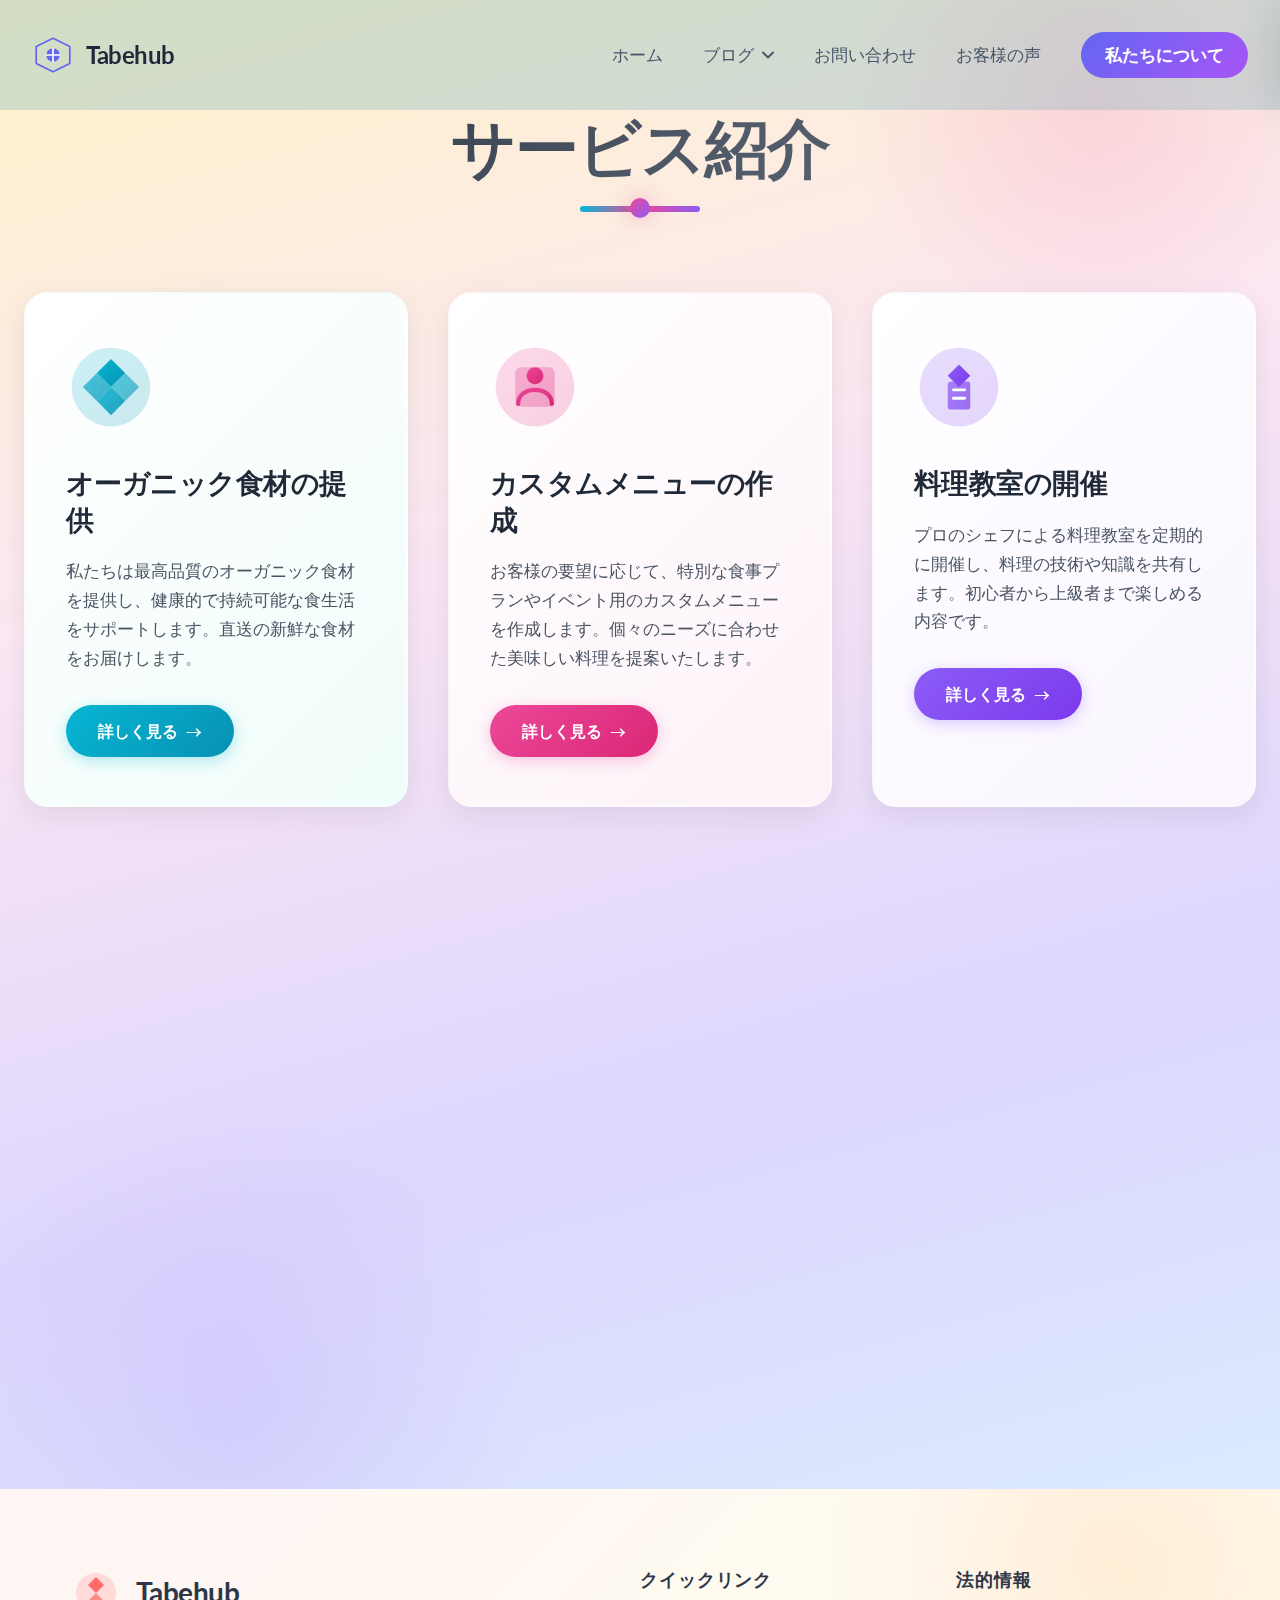
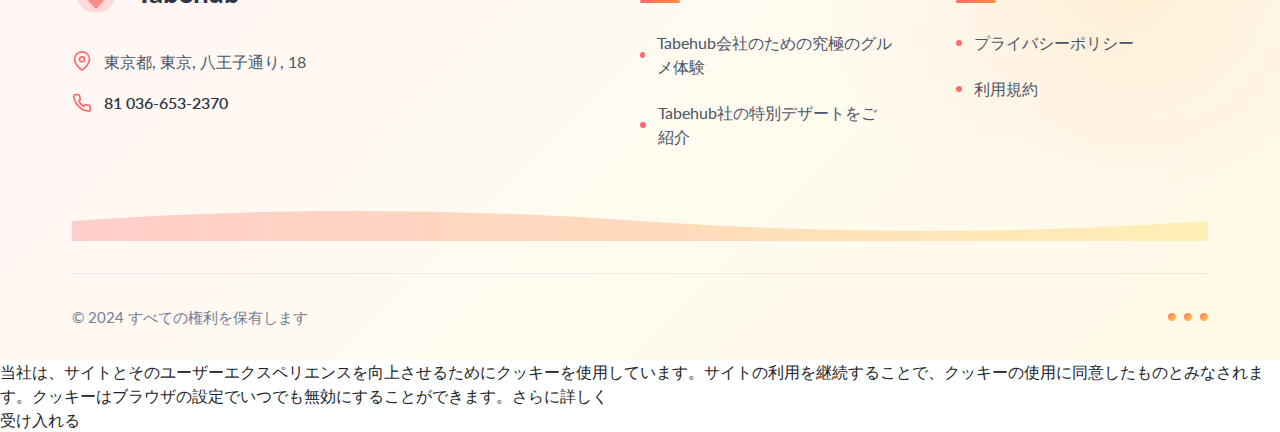
<file: services.html>
<!DOCTYPE html>
<html lang="ja">
    <head>
        <meta charset="utf-8" />
        <meta name="viewport" content="width=device-width, initial-scale=1" />

        <meta name="keywords" content="料理, レシピ, 食材, グルメ, 食事, ヘルシー, ダイエット, スイーツ, ベジタリアン, ヴィーガン, レストラン, クッキング, デザート, お菓子" />
        <meta name="description" content="おいしいレシピや食の知識を提供する当サイトでは、季節の食材を使った料理、ヘルシーなメニュー、初心者向けのクッキングガイドを充実させています。プロのシェフによる料理のヒントや食文化に関する情報も満載。料理初心者からグルメ愛好家まで、どなたでも楽しめるコンテンツをお届けします。" />

        <title>食でつながる、心を満たす</title>

        <link rel="stylesheet" href="css/bootstrap.min.css" />
        <link rel="stylesheet" href="css/styles.css" />
        <link rel="stylesheet" href="css/font-awesome.min.css" />
        <link rel='stylesheet' href='css/boxicons.min.css'>
        <link rel="stylesheet" href="css/aos.css">
        <link rel="stylesheet" href="css/bootstrap-icons.css">
        <link rel="stylesheet" href="css/swiper-bundle.min.css" />
    </head>
    <body>
    
    <!-- Header Block: Floating Glass Navigation with Split Layout -->
<header class="header-quantum-nav rxwuycpx" id="header-nav-z9x" data-aos="fade-down">
    <div class="header-container">
    <!-- Brand Logo Left -->
    <div class="brand-section">
        <a href="index.html" class="brand-logo">
        <svg class="brand-icon" viewBox="0 0 50 50" fill="none" xmlns="http://www.w3.org/2000/svg">
            <path d="M25 5L45 15V35L25 45L5 35V15L25 5Z" stroke="currentColor" stroke-width="2" stroke-linejoin="round"/>
            <circle cx="25" cy="25" r="8" fill="currentColor"/>
            <path d="M25 17V33M17 25H33" stroke="white" stroke-width="2" stroke-linecap="round"/>
        </svg>
        <span class="brand-text">Tabehub</span>
        </a>
    </div>

    <!-- Desktop Navigation Center/Right -->
    <nav class="nav-main" role="navigation" aria-label="Main navigation">
        <ul class="nav-list">
        <li class="nav-item">
            <a href="index.html" class="nav-link">
            <span class="link-text">ホーム</span>
            <span class="link-hover-line"></span>
            </a>
        </li>
        <li class="nav-item has-dropdown">
            <button class="nav-link dropdown-trigger" aria-haspopup="true" aria-expanded="false">
            <span class="link-text">ブログ</span>
            <svg class="dropdown-arrow" width="12" height="8" viewBox="0 0 12 8" fill="none">
                <path d="M1 1.5L6 6.5L11 1.5" stroke="currentColor" stroke-width="2" stroke-linecap="round" stroke-linejoin="round"/>
            </svg>
            <span class="link-hover-line"></span>
            </button>
            <ul class="dropdown-menu-new" role="menu">
            <li class="dropdown-item">
                <a href="Tabehubhui-she-notamenojiu-ji-nogurumeti-yan.html" class="dropdown-link" role="menuitem">
                <svg class="dropdown-icon" width="16" height="16" viewBox="0 0 16 16" fill="none">
                    <rect x="2" y="3" width="12" height="10" rx="1" stroke="currentColor" stroke-width="1.5"/>
                    <path d="M5 6H11M5 9H9" stroke="currentColor" stroke-width="1.5" stroke-linecap="round"/>
                </svg>
                Tabehub会社のための究極のグルメ体験
                </a>
            </li>
            <li class="dropdown-item">
                <a href="Tabehubshe-note-bie-dezatowogoshao-jie.html" class="dropdown-link" role="menuitem">
                <svg class="dropdown-icon" width="16" height="16" viewBox="0 0 16 16" fill="none">
                    <rect x="2" y="3" width="12" height="10" rx="1" stroke="currentColor" stroke-width="1.5"/>
                    <path d="M5 6H11M5 9H9" stroke="currentColor" stroke-width="1.5" stroke-linecap="round"/>
                </svg>
                Tabehub社の特別デザートをご紹介
                </a>
            </li>
            </ul>
        </li>
        <li class="nav-item">
            <a href="contact.html" class="nav-link">
            <span class="link-text">お問い合わせ</span>
            <span class="link-hover-line"></span>
            </a>
        </li>
        <li class="nav-item">
            <a href="reviews.html" class="nav-link">
            <span class="link-text">お客様の声</span>
            <span class="link-hover-line"></span>
            </a>
        </li>
        <li class="nav-item">
            <a href="#about" class="nav-link nav-link-about">
            <span class="link-text">私たちについて</span>
            <span class="link-hover-line"></span>
            </a>
        </li>
        </ul>
    </nav>

    <!-- Mobile Menu Toggle -->
    <button class="mobile-menu-toggle" aria-label="Toggle mobile menu" aria-expanded="false">
        <span class="hamburger-line"></span>
        <span class="hamburger-line"></span>
        <span class="hamburger-line"></span>
    </button>

    <!-- Mobile Menu Overlay -->
    <div class="mobile-menu-overlay"></div>
    
    <!-- Mobile Navigation -->
    <nav class="nav-mobile" role="navigation" aria-label="Mobile navigation">
        <div class="mobile-menu-header">
        <span class="mobile-brand-text">Tabehub</span>
        <button class="mobile-menu-close" aria-label="Close mobile menu">
            <svg width="24" height="24" viewBox="0 0 24 24" fill="none" stroke="currentColor" stroke-width="2" stroke-linecap="round" stroke-linejoin="round">
            <line x1="18" y1="6" x2="6" y2="18"></line>
            <line x1="6" y1="6" x2="18" y2="18"></line>
            </svg>
        </button>
        </div>
        <ul class="mobile-nav-list">
        <li class="mobile-nav-item">
            <a href="index.html" class="mobile-nav-link">ホーム</a>
        </li>
        <li class="mobile-nav-item has-dropdown-mobile">
            <button class="mobile-nav-link mobile-dropdown-trigger">
            ブログ
            <svg class="mobile-dropdown-arrow" width="12" height="8" viewBox="0 0 12 8" fill="none">
                <path d="M1 1.5L6 6.5L11 1.5" stroke="currentColor" stroke-width="2" stroke-linecap="round" stroke-linejoin="round"/>
            </svg>
            </button>
            <ul class="mobile-dropdown-menu-new">
            <li class="mobile-dropdown-item">
                <a href="Tabehubhui-she-notamenojiu-ji-nogurumeti-yan.html" class="mobile-dropdown-link">Tabehub会社のための究極のグルメ体験</a>
            </li>
            <li class="mobile-dropdown-item">
                <a href="Tabehubshe-note-bie-dezatowogoshao-jie.html" class="mobile-dropdown-link">Tabehub社の特別デザートをご紹介</a>
            </li>
            </ul>
        </li>
        <li class="mobile-nav-item">
            <a href="contact.html" class="mobile-nav-link">お問い合わせ</a>
        </li>
        <li class="mobile-nav-item">
            <a href="reviews.html" class="mobile-nav-link">お客様の声</a>
        </li>
        <li class="mobile-nav-item">
            <a href="#about" class="mobile-nav-link">私たちについて</a>
        </li>
        </ul>
    </nav>
    </div>
</header>

<script>
// Header Navigation JavaScript
(function() {
    const header = document.querySelector('.header-quantum-nav');
    const mobileToggle = document.querySelector('.mobile-menu-toggle');
    const mobileClose = document.querySelector('.mobile-menu-close');
    const mobileMenu = document.querySelector('.nav-mobile');
    const mobileOverlay = document.querySelector('.mobile-menu-overlay');
    const body = document.body;

    // Desktop Dropdown Toggle
    const dropdownTrigger = document.querySelector('.dropdown-trigger');
    const dropdownMenu = document.querySelector('.dropdown-menu-new');

    if (dropdownTrigger && dropdownMenu) {
    dropdownTrigger.addEventListener('click', function(e) {
        e.preventDefault();
        const isExpanded = this.getAttribute('aria-expanded') === 'true';
        this.setAttribute('aria-expanded', !isExpanded);
        this.parentElement.classList.toggle('dropdown-active');
    });

    // Close dropdown when clicking outside
    document.addEventListener('click', function(e) {
        if (!e.target.closest('.has-dropdown')) {
        dropdownTrigger.setAttribute('aria-expanded', 'false');
        dropdownTrigger.parentElement.classList.remove('dropdown-active');
        }
    });
    }

    // Mobile Menu Toggle
    function openMobileMenu() {
    mobileMenu.classList.add('mobile-menu-active');
    mobileOverlay.classList.add('overlay-active');
    mobileToggle.setAttribute('aria-expanded', 'true');
    body.style.overflow = 'hidden';
    }

    function closeMobileMenu() {
    mobileMenu.classList.remove('mobile-menu-active');
    mobileOverlay.classList.remove('overlay-active');
    mobileToggle.setAttribute('aria-expanded', 'false');
    body.style.overflow = '';
    }

    if (mobileToggle) {
    mobileToggle.addEventListener('click', openMobileMenu);
    }

    if (mobileClose) {
    mobileClose.addEventListener('click', closeMobileMenu);
    }

    if (mobileOverlay) {
    mobileOverlay.addEventListener('click', closeMobileMenu);
    }

    // Close mobile menu when clicking a link
    const mobileLinks = document.querySelectorAll('.mobile-nav-link:not(.mobile-dropdown-trigger)');
    mobileLinks.forEach(link => {
    link.addEventListener('click', closeMobileMenu);
    });

    // Mobile Dropdown Toggle
    const mobileDropdownTriggers = document.querySelectorAll('.mobile-dropdown-trigger');
    mobileDropdownTriggers.forEach(trigger => {
    trigger.addEventListener('click', function(e) {
        e.preventDefault();
        this.parentElement.classList.toggle('mobile-dropdown-active');
    });
    });

    // Header scroll effect
    let lastScroll = 0;
    window.addEventListener('scroll', function() {
    const currentScroll = window.pageYOffset;
    
    if (currentScroll > 100) {
        header.classList.add('header-scrolled');
    } else {
        header.classList.remove('header-scrolled');
    }

    lastScroll = currentScroll;
    });
})();
</script>

<main>


<!-- Services Block: Floating Card Grid with Gradient Accents -->
<section class="services-showcase-block" id="services-floating-grid" data-aos="fade-up">
    <div class="container">
    <div class="services-header-wrapper">
        <h2 class="services-main-title">サービス紹介</h2>
        <div class="services-title-accent"></div>
    </div>
    
    <div class="services-grid-container">
        <!-- Service Card 1 -->
        <article class="service-card service-card-1" data-aos="fade-up" data-aos-delay="100">
        <div class="service-icon-wrapper">
            <svg class="service-icon" viewBox="0 0 64 64" fill="none" xmlns="http://www.w3.org/2000/svg">
            <circle cx="32" cy="32" r="28" fill="url(#gradient1)" opacity="0.2"/>
            <path d="M32 12L42 22L32 32L22 22L32 12Z" fill="url(#gradient1)"/>
            <path d="M12 32L22 42L32 32L22 22L12 32Z" fill="url(#gradient1)" opacity="0.7"/>
            <path d="M32 32L42 42L32 52L22 42L32 32Z" fill="url(#gradient1)" opacity="0.85"/>
            <path d="M32 32L42 22L52 32L42 42L32 32Z" fill="url(#gradient1)" opacity="0.6"/>
            <defs>
                <linearGradient id="gradient1" x1="0%" y1="0%" x2="100%" y2="100%">
                <stop offset="0%" style="stop-color:#06b6d4;stop-opacity:1" />
                <stop offset="100%" style="stop-color:#0891b2;stop-opacity:1" />
                </linearGradient>
            </defs>
            </svg>
        </div>
        <h3 class="service-title">オーガニック食材の提供</h3>
        <p class="service-description">私たちは最高品質のオーガニック食材を提供し、健康的で持続可能な食生活をサポートします。直送の新鮮な食材をお届けします。</p>
        <a href="contact.html" class="service-btn">詳しく見る</a>
        </article>

        <!-- Service Card 2 -->
        <article class="service-card service-card-2" data-aos="fade-up" data-aos-delay="200">
        <div class="service-icon-wrapper">
            <svg class="service-icon" viewBox="0 0 64 64" fill="none" xmlns="http://www.w3.org/2000/svg">
            <circle cx="32" cy="32" r="28" fill="url(#gradient2)" opacity="0.2"/>
            <rect x="18" y="18" width="28" height="28" rx="4" fill="url(#gradient2)" opacity="0.3"/>
            <circle cx="32" cy="24" r="6" fill="url(#gradient2)"/>
            <path d="M20 44C20 38 25 34 32 34C39 34 44 38 44 44" stroke="url(#gradient2)" stroke-width="3" stroke-linecap="round"/>
            <defs>
                <linearGradient id="gradient2" x1="0%" y1="0%" x2="100%" y2="100%">
                <stop offset="0%" style="stop-color:#ec4899;stop-opacity:1" />
                <stop offset="100%" style="stop-color:#db2777;stop-opacity:1" />
                </linearGradient>
            </defs>
            </svg>
        </div>
        <h3 class="service-title">カスタムメニューの作成</h3>
        <p class="service-description">お客様の要望に応じて、特別な食事プランやイベント用のカスタムメニューを作成します。個々のニーズに合わせた美味しい料理を提案いたします。</p>
        <a href="contact.html" class="service-btn">詳しく見る</a>
        </article>

        <!-- Service Card 3 -->
        <article class="service-card service-card-3" data-aos="fade-up" data-aos-delay="300">
        <div class="service-icon-wrapper">
            <svg class="service-icon" viewBox="0 0 64 64" fill="none" xmlns="http://www.w3.org/2000/svg">
            <circle cx="32" cy="32" r="28" fill="url(#gradient3)" opacity="0.2"/>
            <path d="M32 16L40 24L32 32L24 24L32 16Z" fill="url(#gradient3)"/>
            <rect x="24" y="28" width="16" height="20" rx="2" fill="url(#gradient3)" opacity="0.7"/>
            <line x1="28" y1="34" x2="36" y2="34" stroke="white" stroke-width="2" stroke-linecap="round"/>
            <line x1="28" y1="40" x2="36" y2="40" stroke="white" stroke-width="2" stroke-linecap="round"/>
            <defs>
                <linearGradient id="gradient3" x1="0%" y1="0%" x2="100%" y2="100%">
                <stop offset="0%" style="stop-color:#8b5cf6;stop-opacity:1" />
                <stop offset="100%" style="stop-color:#7c3aed;stop-opacity:1" />
                </linearGradient>
            </defs>
            </svg>
        </div>
        <h3 class="service-title">料理教室の開催</h3>
        <p class="service-description">プロのシェフによる料理教室を定期的に開催し、料理の技術や知識を共有します。初心者から上級者まで楽しめる内容です。</p>
        <a href="contact.html" class="service-btn">詳しく見る</a>
        </article>

        <!-- Service Card 4 -->
        <article class="service-card service-card-4" data-aos="fade-up" data-aos-delay="400">
        <div class="service-icon-wrapper">
            <svg class="service-icon" viewBox="0 0 64 64" fill="none" xmlns="http://www.w3.org/2000/svg">
            <circle cx="32" cy="32" r="28" fill="url(#gradient4)" opacity="0.2"/>
            <path d="M32 14L46 28L32 42L18 28L32 14Z" fill="url(#gradient4)" opacity="0.4"/>
            <circle cx="32" cy="28" r="8" fill="url(#gradient4)"/>
            <path d="M24 42L32 38L40 42L36 50L28 50L24 42Z" fill="url(#gradient4)" opacity="0.8"/>
            <defs>
                <linearGradient id="gradient4" x1="0%" y1="0%" x2="100%" y2="100%">
                <stop offset="0%" style="stop-color:#f59e0b;stop-opacity:1" />
                <stop offset="100%" style="stop-color:#d97706;stop-opacity:1" />
                </linearGradient>
            </defs>
            </svg>
        </div>
        <h3 class="service-title">ケータリングサービス</h3>
        <p class="service-description">あらゆるイベントに対応可能なケータリングサービスを提供します。美味しく見た目も美しい料理で、お客様のイベントを特別なものにいたします。</p>
        <a href="contact.html" class="service-btn">詳しく見る</a>
        </article>

        <!-- Service Card 5 -->
        <article class="service-card service-card-5" data-aos="fade-up" data-aos-delay="500">
        <div class="service-icon-wrapper">
            <svg class="service-icon" viewBox="0 0 64 64" fill="none" xmlns="http://www.w3.org/2000/svg">
            <circle cx="32" cy="32" r="28" fill="url(#gradient5)" opacity="0.2"/>
            <circle cx="32" cy="26" r="10" stroke="url(#gradient5)" stroke-width="3" fill="none"/>
            <path d="M20 46C20 38 25 32 32 32C39 32 44 38 44 46" stroke="url(#gradient5)" stroke-width="3" stroke-linecap="round" fill="none"/>
            <circle cx="32" cy="26" r="4" fill="url(#gradient5)"/>
            <defs>
                <linearGradient id="gradient5" x1="0%" y1="0%" x2="100%" y2="100%">
                <stop offset="0%" style="stop-color:#10b981;stop-opacity:1" />
                <stop offset="100%" style="stop-color:#059669;stop-opacity:1" />
                </linearGradient>
            </defs>
            </svg>
        </div>
        <h3 class="service-title">オンラインストア</h3>
        <p class="service-description">私たちのオンラインストアでは、厳選された食材や料理を手軽に購入できます。いつでもどこでも、品質にこだわった商品をお届けします。</p>
        <a href="contact.html" class="service-btn">詳しく見る</a>
        </article>

        <!-- Service Card 6 -->
        <article class="service-card service-card-6" data-aos="fade-up" data-aos-delay="600">
        <div class="service-icon-wrapper">
            <svg class="service-icon" viewBox="0 0 64 64" fill="none" xmlns="http://www.w3.org/2000/svg">
            <circle cx="32" cy="32" r="28" fill="url(#gradient6)" opacity="0.2"/>
            <rect x="22" y="18" width="20" height="28" rx="3" fill="url(#gradient6)" opacity="0.3"/>
            <circle cx="32" cy="32" r="8" fill="url(#gradient6)"/>
            <path d="M32 24V32L38 36" stroke="white" stroke-width="2" stroke-linecap="round"/>
            <defs>
                <linearGradient id="gradient6" x1="0%" y1="0%" x2="100%" y2="100%">
                <stop offset="0%" style="stop-color:#ef4444;stop-opacity:1" />
                <stop offset="100%" style="stop-color:#dc2626;stop-opacity:1" />
                </linearGradient>
            </defs>
            </svg>
        </div>
        <h3 class="service-title">フードコンサルティング</h3>
        <p class="service-description">店舗や個人に向けたフードコンサルティングサービスを提供し、ビジネスや食生活の改善をサポートします。豊富な経験と知識でサポートいたします。</p>
        <a href="contact.html" class="service-btn">詳しく見る</a>
        </article>
    </div>
    </div>
</section>







</main>
<footer class="footer-modern-gradient" id="footer-section-main">
    <div class="footer-container">
    <!-- Main Footer Content -->
    <div class="footer-content-grid">
        <!-- Company Info Column -->
        <div class="footer-company-info" >
        <div class="footer-brand-wrapper">
            <div class="footer-brand-icon">
            <svg width="48" height="48" viewBox="0 0 48 48" fill="none" xmlns="http://www.w3.org/2000/svg">
                <circle cx="24" cy="24" r="20" fill="url(#brandGradient)" opacity="0.2"/>
                <path d="M24 8L32 16L24 24L16 16L24 8Z" fill="url(#brandGradient)"/>
                <path d="M24 24L32 32L24 40L16 32L24 24Z" fill="url(#brandGradient)" opacity="0.7"/>
                <defs>
                <linearGradient id="brandGradient" x1="8" y1="8" x2="40" y2="40">
                    <stop offset="0%" stop-color="#ff6b6b"/>
                    <stop offset="100%" stop-color="#ffd93d"/>
                </linearGradient>
                </defs>
            </svg>
            </div>
            <h3 class="footer-brand-name">Tabehub</h3>
        </div>
        <div class="footer-contact-details">
            <div class="footer-contact-item">
            <svg class="footer-icon" width="20" height="20" viewBox="0 0 24 24" fill="none" stroke="currentColor" stroke-width="2">
                <path d="M21 10c0 7-9 13-9 13s-9-6-9-13a9 9 0 0 1 18 0z"/>
                <circle cx="12" cy="10" r="3"/>
            </svg>
            <span class="footer-contact-text">東京都, 東京, 八王子通り, 18</span>
            </div>
            <div class="footer-contact-item">
            <svg class="footer-icon" width="20" height="20" viewBox="0 0 24 24" fill="none" stroke="currentColor" stroke-width="2">
                <path d="M22 16.92v3a2 2 0 0 1-2.18 2 19.79 19.79 0 0 1-8.63-3.07 19.5 19.5 0 0 1-6-6 19.79 19.79 0 0 1-3.07-8.67A2 2 0 0 1 4.11 2h3a2 2 0 0 1 2 1.72 12.84 12.84 0 0 0 .7 2.81 2 2 0 0 1-.45 2.11L8.09 9.91a16 16 0 0 0 6 6l1.27-1.27a2 2 0 0 1 2.11-.45 12.84 12.84 0 0 0 2.81.7A2 2 0 0 1 22 16.92z"/>
            </svg>
            <a href="tel:81 036-653-2370" class="footer-contact-link">81 036-653-2370</a>
            </div>
        </div>
        </div>

        <!-- Quick Links Column -->
        <div class="footer-links-column" >
        <h4 class="footer-column-title">クイックリンク</h4>
        <nav class="footer-nav-list">
            <a href="Tabehubhui-she-notamenojiu-ji-nogurumeti-yan.html" class="footer-nav-link">
            <span class="footer-link-dot"></span>
            Tabehub会社のための究極のグルメ体験
            </a>
            <a href="Tabehubshe-note-bie-dezatowogoshao-jie.html" class="footer-nav-link">
            <span class="footer-link-dot"></span>
            Tabehub社の特別デザートをご紹介
            </a>
        </nav>
        </div>

        <!-- Legal Links Column -->
        <div class="footer-links-column" >
        <h4 class="footer-column-title">法的情報</h4>
        <nav class="footer-nav-list">
            <a href="policy.html" class="footer-nav-link">
            <span class="footer-link-dot"></span>
            プライバシーポリシー
            </a>
            <a href="terms.html" class="footer-nav-link">
            <span class="footer-link-dot"></span>
            利用規約
            </a>
        </nav>
        </div>
    </div>

    <!-- Decorative Wave Divider -->
    <div class="footer-wave-divider">
        <svg viewBox="0 0 1200 40" preserveAspectRatio="none">
        <path d="M0,20 Q300,0 600,20 T1200,20 L1200,40 L0,40 Z" fill="url(#waveGradient)" opacity="0.3"/>
        <defs>
            <linearGradient id="waveGradient" x1="0%" y1="0%" x2="100%" y2="0%">
            <stop offset="0%" stop-color="#ff6b6b"/>
            <stop offset="50%" stop-color="#ff8c42"/>
            <stop offset="100%" stop-color="#ffd93d"/>
            </linearGradient>
        </defs>
        </svg>
    </div>

    <!-- Footer Bottom -->
    <div class="footer-bottom" >
        <p class="footer-copyright">© 2024 すべての権利を保有します</p>
        <div class="footer-decorative-dots">
        <span class="footer-dot"></span>
        <span class="footer-dot"></span>
        <span class="footer-dot"></span>
        </div>
    </div>
    </div>

    <!-- Background Decoration -->
    <div class="footer-bg-decoration"></div>
</footer>



    <script type="text/javascript" src="js/popper.js"></script><script> window.start.init({Palette:"palette1",Mode:"banner bottom",Time:"0", Message: "当社は、サイトとそのユーザーエクスペリエンスを向上させるためにクッキーを使用しています。サイトの利用を継続することで、クッキーの使用に同意したものとみなされます。クッキーはブラウザの設定でいつでも無効にすることができます。", ButtonText: "受け入れる", LinkText: "さらに詳しく"})</script>
        
    <script src="https://code.jquery.com/jquery-3.2.1.slim.min.js"></script>
    <script src="js/popper.min.js"></script>
    <script src="js/bootstrap.min.js"></script>
    <script src="js/aos.js"></script>
    <script src="js/swiper-bundle.min.js"></script>
    <script src="js/script.js"></script>

    <script>AOS.init();</script>
    </body>
</html>
</file>
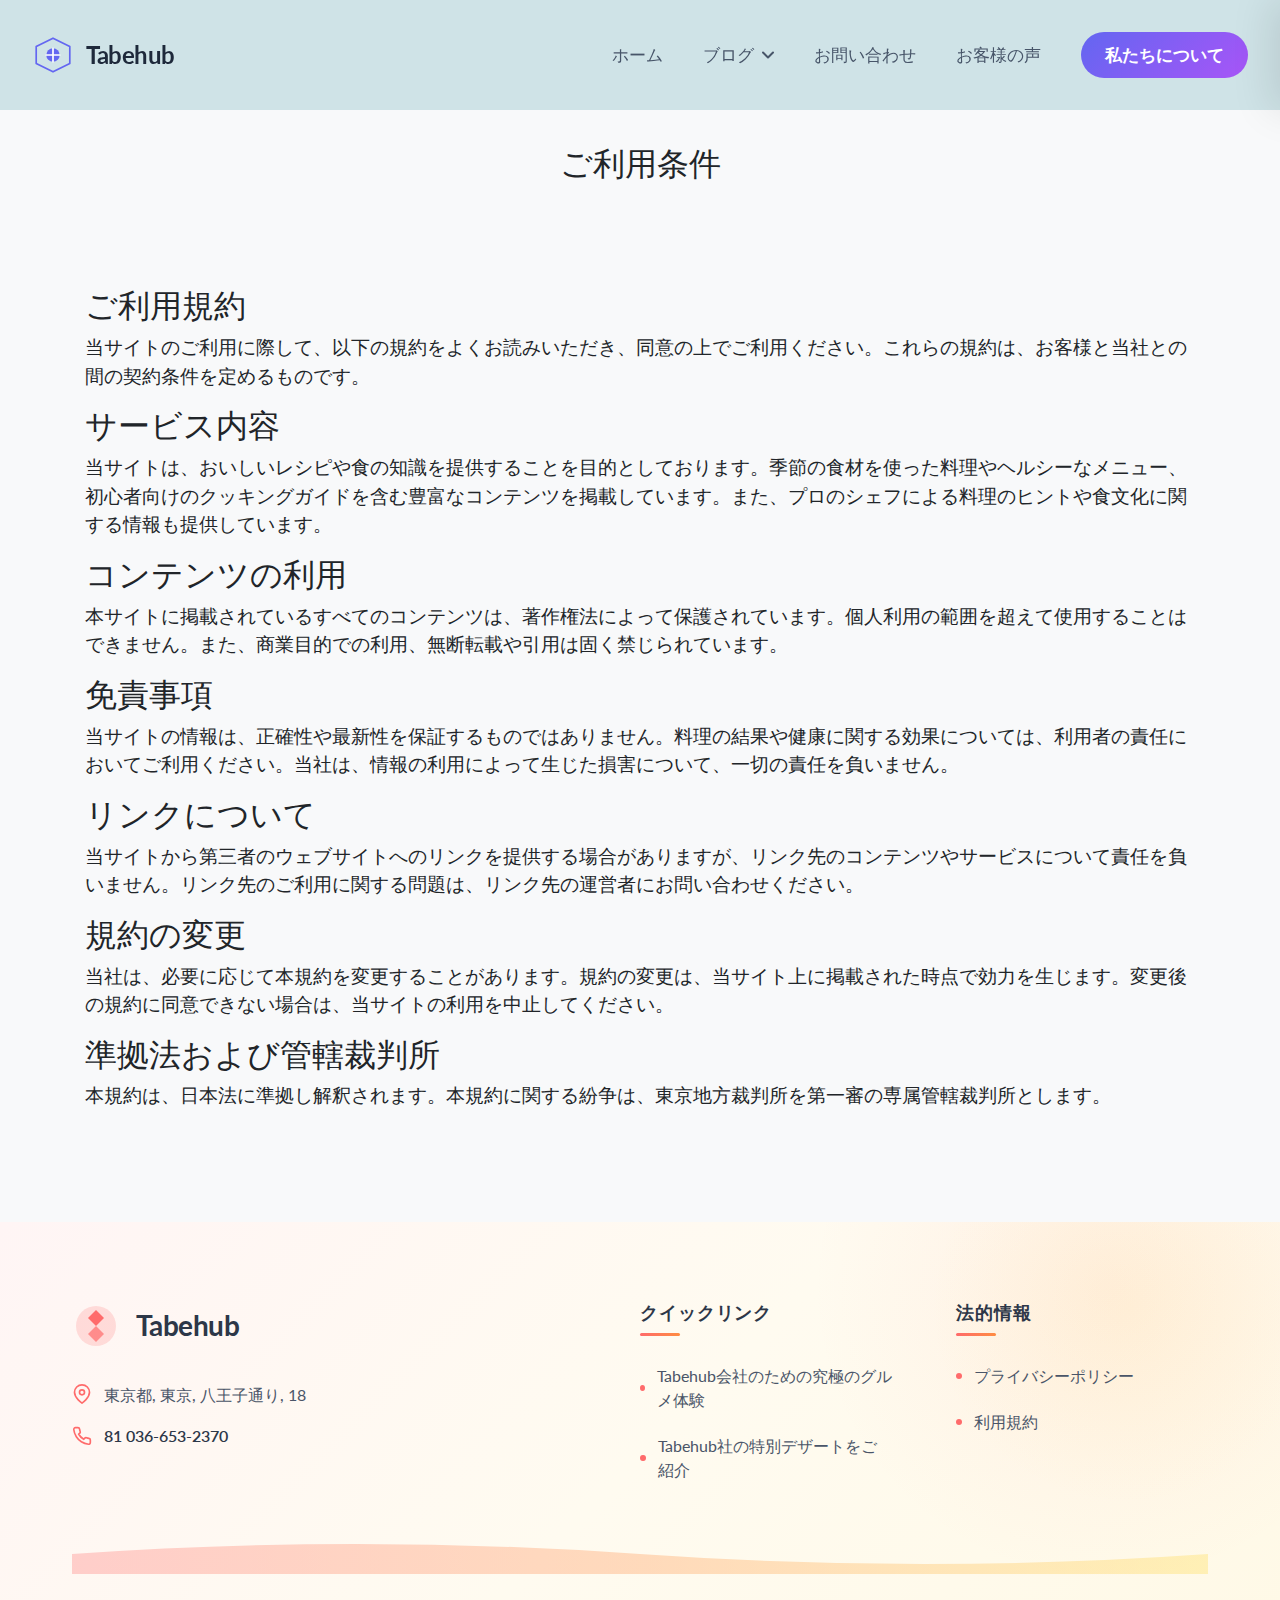
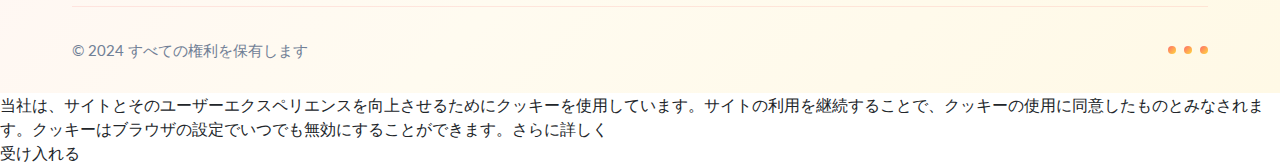
<file: terms.html>
<!DOCTYPE html>
<html lang="ja">
    <head>
        <meta charset="utf-8" />
        <meta name="viewport" content="width=device-width, initial-scale=1" />

        <meta name="keywords" content="料理, レシピ, 食材, グルメ, 食事, ヘルシー, ダイエット, スイーツ, ベジタリアン, ヴィーガン, レストラン, クッキング, デザート, お菓子" />
        <meta name="description" content="おいしいレシピや食の知識を提供する当サイトでは、季節の食材を使った料理、ヘルシーなメニュー、初心者向けのクッキングガイドを充実させています。プロのシェフによる料理のヒントや食文化に関する情報も満載。料理初心者からグルメ愛好家まで、どなたでも楽しめるコンテンツをお届けします。" />

        <title>ご利用条件 | 食でつながる、心を満たす</title>

        <link rel="stylesheet" href="css/bootstrap.min.css" />
        <link rel="stylesheet" href="css/styles.css" />
        <link rel="stylesheet" href="css/font-awesome.min.css" />
        <link rel='stylesheet' href='css/boxicons.min.css'>
        <link rel="stylesheet" href="css/aos.css">
        <link rel="stylesheet" href="css/bootstrap-icons.css">
        <link rel="stylesheet" href="css/swiper-bundle.min.css" />
    </head>
    <body>
    
    <!-- Header Block: Floating Glass Navigation with Split Layout -->
<header class="header-quantum-nav iasdgphq" id="header-nav-z9x" data-aos="fade-down">
    <div class="header-container">
    <!-- Brand Logo Left -->
    <div class="brand-section">
        <a href="index.html" class="brand-logo">
        <svg class="brand-icon" viewBox="0 0 50 50" fill="none" xmlns="http://www.w3.org/2000/svg">
            <path d="M25 5L45 15V35L25 45L5 35V15L25 5Z" stroke="currentColor" stroke-width="2" stroke-linejoin="round"/>
            <circle cx="25" cy="25" r="8" fill="currentColor"/>
            <path d="M25 17V33M17 25H33" stroke="white" stroke-width="2" stroke-linecap="round"/>
        </svg>
        <span class="brand-text">Tabehub</span>
        </a>
    </div>

    <!-- Desktop Navigation Center/Right -->
    <nav class="nav-main" role="navigation" aria-label="Main navigation">
        <ul class="nav-list">
        <li class="nav-item">
            <a href="index.html" class="nav-link">
            <span class="link-text">ホーム</span>
            <span class="link-hover-line"></span>
            </a>
        </li>
        <li class="nav-item has-dropdown">
            <button class="nav-link dropdown-trigger" aria-haspopup="true" aria-expanded="false">
            <span class="link-text">ブログ</span>
            <svg class="dropdown-arrow" width="12" height="8" viewBox="0 0 12 8" fill="none">
                <path d="M1 1.5L6 6.5L11 1.5" stroke="currentColor" stroke-width="2" stroke-linecap="round" stroke-linejoin="round"/>
            </svg>
            <span class="link-hover-line"></span>
            </button>
            <ul class="dropdown-menu-new" role="menu">
            <li class="dropdown-item">
                <a href="Tabehubhui-she-notamenojiu-ji-nogurumeti-yan.html" class="dropdown-link" role="menuitem">
                <svg class="dropdown-icon" width="16" height="16" viewBox="0 0 16 16" fill="none">
                    <rect x="2" y="3" width="12" height="10" rx="1" stroke="currentColor" stroke-width="1.5"/>
                    <path d="M5 6H11M5 9H9" stroke="currentColor" stroke-width="1.5" stroke-linecap="round"/>
                </svg>
                Tabehub会社のための究極のグルメ体験
                </a>
            </li>
            <li class="dropdown-item">
                <a href="Tabehubshe-note-bie-dezatowogoshao-jie.html" class="dropdown-link" role="menuitem">
                <svg class="dropdown-icon" width="16" height="16" viewBox="0 0 16 16" fill="none">
                    <rect x="2" y="3" width="12" height="10" rx="1" stroke="currentColor" stroke-width="1.5"/>
                    <path d="M5 6H11M5 9H9" stroke="currentColor" stroke-width="1.5" stroke-linecap="round"/>
                </svg>
                Tabehub社の特別デザートをご紹介
                </a>
            </li>
            </ul>
        </li>
        <li class="nav-item">
            <a href="contact.html" class="nav-link">
            <span class="link-text">お問い合わせ</span>
            <span class="link-hover-line"></span>
            </a>
        </li>
        <li class="nav-item">
            <a href="reviews.html" class="nav-link">
            <span class="link-text">お客様の声</span>
            <span class="link-hover-line"></span>
            </a>
        </li>
        <li class="nav-item">
            <a href="#about" class="nav-link nav-link-about">
            <span class="link-text">私たちについて</span>
            <span class="link-hover-line"></span>
            </a>
        </li>
        </ul>
    </nav>

    <!-- Mobile Menu Toggle -->
    <button class="mobile-menu-toggle" aria-label="Toggle mobile menu" aria-expanded="false">
        <span class="hamburger-line"></span>
        <span class="hamburger-line"></span>
        <span class="hamburger-line"></span>
    </button>

    <!-- Mobile Menu Overlay -->
    <div class="mobile-menu-overlay"></div>
    
    <!-- Mobile Navigation -->
    <nav class="nav-mobile" role="navigation" aria-label="Mobile navigation">
        <div class="mobile-menu-header">
        <span class="mobile-brand-text">Tabehub</span>
        <button class="mobile-menu-close" aria-label="Close mobile menu">
            <svg width="24" height="24" viewBox="0 0 24 24" fill="none" stroke="currentColor" stroke-width="2" stroke-linecap="round" stroke-linejoin="round">
            <line x1="18" y1="6" x2="6" y2="18"></line>
            <line x1="6" y1="6" x2="18" y2="18"></line>
            </svg>
        </button>
        </div>
        <ul class="mobile-nav-list">
        <li class="mobile-nav-item">
            <a href="index.html" class="mobile-nav-link">ホーム</a>
        </li>
        <li class="mobile-nav-item has-dropdown-mobile">
            <button class="mobile-nav-link mobile-dropdown-trigger">
            ブログ
            <svg class="mobile-dropdown-arrow" width="12" height="8" viewBox="0 0 12 8" fill="none">
                <path d="M1 1.5L6 6.5L11 1.5" stroke="currentColor" stroke-width="2" stroke-linecap="round" stroke-linejoin="round"/>
            </svg>
            </button>
            <ul class="mobile-dropdown-menu-new">
            <li class="mobile-dropdown-item">
                <a href="Tabehubhui-she-notamenojiu-ji-nogurumeti-yan.html" class="mobile-dropdown-link">Tabehub会社のための究極のグルメ体験</a>
            </li>
            <li class="mobile-dropdown-item">
                <a href="Tabehubshe-note-bie-dezatowogoshao-jie.html" class="mobile-dropdown-link">Tabehub社の特別デザートをご紹介</a>
            </li>
            </ul>
        </li>
        <li class="mobile-nav-item">
            <a href="contact.html" class="mobile-nav-link">お問い合わせ</a>
        </li>
        <li class="mobile-nav-item">
            <a href="reviews.html" class="mobile-nav-link">お客様の声</a>
        </li>
        <li class="mobile-nav-item">
            <a href="#about" class="mobile-nav-link">私たちについて</a>
        </li>
        </ul>
    </nav>
    </div>
</header>

<script>
// Header Navigation JavaScript
(function() {
    const header = document.querySelector('.header-quantum-nav');
    const mobileToggle = document.querySelector('.mobile-menu-toggle');
    const mobileClose = document.querySelector('.mobile-menu-close');
    const mobileMenu = document.querySelector('.nav-mobile');
    const mobileOverlay = document.querySelector('.mobile-menu-overlay');
    const body = document.body;

    // Desktop Dropdown Toggle
    const dropdownTrigger = document.querySelector('.dropdown-trigger');
    const dropdownMenu = document.querySelector('.dropdown-menu-new');

    if (dropdownTrigger && dropdownMenu) {
    dropdownTrigger.addEventListener('click', function(e) {
        e.preventDefault();
        const isExpanded = this.getAttribute('aria-expanded') === 'true';
        this.setAttribute('aria-expanded', !isExpanded);
        this.parentElement.classList.toggle('dropdown-active');
    });

    // Close dropdown when clicking outside
    document.addEventListener('click', function(e) {
        if (!e.target.closest('.has-dropdown')) {
        dropdownTrigger.setAttribute('aria-expanded', 'false');
        dropdownTrigger.parentElement.classList.remove('dropdown-active');
        }
    });
    }

    // Mobile Menu Toggle
    function openMobileMenu() {
    mobileMenu.classList.add('mobile-menu-active');
    mobileOverlay.classList.add('overlay-active');
    mobileToggle.setAttribute('aria-expanded', 'true');
    body.style.overflow = 'hidden';
    }

    function closeMobileMenu() {
    mobileMenu.classList.remove('mobile-menu-active');
    mobileOverlay.classList.remove('overlay-active');
    mobileToggle.setAttribute('aria-expanded', 'false');
    body.style.overflow = '';
    }

    if (mobileToggle) {
    mobileToggle.addEventListener('click', openMobileMenu);
    }

    if (mobileClose) {
    mobileClose.addEventListener('click', closeMobileMenu);
    }

    if (mobileOverlay) {
    mobileOverlay.addEventListener('click', closeMobileMenu);
    }

    // Close mobile menu when clicking a link
    const mobileLinks = document.querySelectorAll('.mobile-nav-link:not(.mobile-dropdown-trigger)');
    mobileLinks.forEach(link => {
    link.addEventListener('click', closeMobileMenu);
    });

    // Mobile Dropdown Toggle
    const mobileDropdownTriggers = document.querySelectorAll('.mobile-dropdown-trigger');
    mobileDropdownTriggers.forEach(trigger => {
    trigger.addEventListener('click', function(e) {
        e.preventDefault();
        this.parentElement.classList.toggle('mobile-dropdown-active');
    });
    });

    // Header scroll effect
    let lastScroll = 0;
    window.addEventListener('scroll', function() {
    const currentScroll = window.pageYOffset;
    
    if (currentScroll > 100) {
        header.classList.add('header-scrolled');
    } else {
        header.classList.remove('header-scrolled');
    }

    lastScroll = currentScroll;
    });
})();
</script>

<main>



<section id="about" class="wmailtoo bg-light py-5">
    <div class="container pt-5">
        <h2 class="text-center py-5">ご利用条件</h2>
        <div class="py-5"><h2>ご利用規約</h2>

<p>当サイトのご利用に際して、以下の規約をよくお読みいただき、同意の上でご利用ください。これらの規約は、お客様と当社との間の契約条件を定めるものです。</p>

<h2>サービス内容</h2>

<p>当サイトは、おいしいレシピや食の知識を提供することを目的としております。季節の食材を使った料理やヘルシーなメニュー、初心者向けのクッキングガイドを含む豊富なコンテンツを掲載しています。また、プロのシェフによる料理のヒントや食文化に関する情報も提供しています。</p>

<h2>コンテンツの利用</h2>

<p>本サイトに掲載されているすべてのコンテンツは、著作権法によって保護されています。個人利用の範囲を超えて使用することはできません。また、商業目的での利用、無断転載や引用は固く禁じられています。</p>

<h2>免責事項</h2>

<p>当サイトの情報は、正確性や最新性を保証するものではありません。料理の結果や健康に関する効果については、利用者の責任においてご利用ください。当社は、情報の利用によって生じた損害について、一切の責任を負いません。</p>

<h2>リンクについて</h2>

<p>当サイトから第三者のウェブサイトへのリンクを提供する場合がありますが、リンク先のコンテンツやサービスについて責任を負いません。リンク先のご利用に関する問題は、リンク先の運営者にお問い合わせください。</p>

<h2>規約の変更</h2>

<p>当社は、必要に応じて本規約を変更することがあります。規約の変更は、当サイト上に掲載された時点で効力を生じます。変更後の規約に同意できない場合は、当サイトの利用を中止してください。</p>

<h2>準拠法および管轄裁判所</h2>

<p>本規約は、日本法に準拠し解釈されます。本規約に関する紛争は、東京地方裁判所を第一審の専属管轄裁判所とします。</p></div>
    </div>
</section>






</main>
<footer class="footer-modern-gradient" id="footer-section-main">
    <div class="footer-container">
    <!-- Main Footer Content -->
    <div class="footer-content-grid">
        <!-- Company Info Column -->
        <div class="footer-company-info" >
        <div class="footer-brand-wrapper">
            <div class="footer-brand-icon">
            <svg width="48" height="48" viewBox="0 0 48 48" fill="none" xmlns="http://www.w3.org/2000/svg">
                <circle cx="24" cy="24" r="20" fill="url(#brandGradient)" opacity="0.2"/>
                <path d="M24 8L32 16L24 24L16 16L24 8Z" fill="url(#brandGradient)"/>
                <path d="M24 24L32 32L24 40L16 32L24 24Z" fill="url(#brandGradient)" opacity="0.7"/>
                <defs>
                <linearGradient id="brandGradient" x1="8" y1="8" x2="40" y2="40">
                    <stop offset="0%" stop-color="#ff6b6b"/>
                    <stop offset="100%" stop-color="#ffd93d"/>
                </linearGradient>
                </defs>
            </svg>
            </div>
            <h3 class="footer-brand-name">Tabehub</h3>
        </div>
        <div class="footer-contact-details">
            <div class="footer-contact-item">
            <svg class="footer-icon" width="20" height="20" viewBox="0 0 24 24" fill="none" stroke="currentColor" stroke-width="2">
                <path d="M21 10c0 7-9 13-9 13s-9-6-9-13a9 9 0 0 1 18 0z"/>
                <circle cx="12" cy="10" r="3"/>
            </svg>
            <span class="footer-contact-text">東京都, 東京, 八王子通り, 18</span>
            </div>
            <div class="footer-contact-item">
            <svg class="footer-icon" width="20" height="20" viewBox="0 0 24 24" fill="none" stroke="currentColor" stroke-width="2">
                <path d="M22 16.92v3a2 2 0 0 1-2.18 2 19.79 19.79 0 0 1-8.63-3.07 19.5 19.5 0 0 1-6-6 19.79 19.79 0 0 1-3.07-8.67A2 2 0 0 1 4.11 2h3a2 2 0 0 1 2 1.72 12.84 12.84 0 0 0 .7 2.81 2 2 0 0 1-.45 2.11L8.09 9.91a16 16 0 0 0 6 6l1.27-1.27a2 2 0 0 1 2.11-.45 12.84 12.84 0 0 0 2.81.7A2 2 0 0 1 22 16.92z"/>
            </svg>
            <a href="tel:81 036-653-2370" class="footer-contact-link">81 036-653-2370</a>
            </div>
        </div>
        </div>

        <!-- Quick Links Column -->
        <div class="footer-links-column" >
        <h4 class="footer-column-title">クイックリンク</h4>
        <nav class="footer-nav-list">
            <a href="Tabehubhui-she-notamenojiu-ji-nogurumeti-yan.html" class="footer-nav-link">
            <span class="footer-link-dot"></span>
            Tabehub会社のための究極のグルメ体験
            </a>
            <a href="Tabehubshe-note-bie-dezatowogoshao-jie.html" class="footer-nav-link">
            <span class="footer-link-dot"></span>
            Tabehub社の特別デザートをご紹介
            </a>
        </nav>
        </div>

        <!-- Legal Links Column -->
        <div class="footer-links-column" >
        <h4 class="footer-column-title">法的情報</h4>
        <nav class="footer-nav-list">
            <a href="policy.html" class="footer-nav-link">
            <span class="footer-link-dot"></span>
            プライバシーポリシー
            </a>
            <a href="terms.html" class="footer-nav-link">
            <span class="footer-link-dot"></span>
            利用規約
            </a>
        </nav>
        </div>
    </div>

    <!-- Decorative Wave Divider -->
    <div class="footer-wave-divider">
        <svg viewBox="0 0 1200 40" preserveAspectRatio="none">
        <path d="M0,20 Q300,0 600,20 T1200,20 L1200,40 L0,40 Z" fill="url(#waveGradient)" opacity="0.3"/>
        <defs>
            <linearGradient id="waveGradient" x1="0%" y1="0%" x2="100%" y2="0%">
            <stop offset="0%" stop-color="#ff6b6b"/>
            <stop offset="50%" stop-color="#ff8c42"/>
            <stop offset="100%" stop-color="#ffd93d"/>
            </linearGradient>
        </defs>
        </svg>
    </div>

    <!-- Footer Bottom -->
    <div class="footer-bottom" >
        <p class="footer-copyright">© 2024 すべての権利を保有します</p>
        <div class="footer-decorative-dots">
        <span class="footer-dot"></span>
        <span class="footer-dot"></span>
        <span class="footer-dot"></span>
        </div>
    </div>
    </div>

    <!-- Background Decoration -->
    <div class="footer-bg-decoration"></div>
</footer>



    <script type="text/javascript" src="js/popper.js"></script><script> window.start.init({Palette:"palette1",Mode:"banner bottom",Time:"0", Message: "当社は、サイトとそのユーザーエクスペリエンスを向上させるためにクッキーを使用しています。サイトの利用を継続することで、クッキーの使用に同意したものとみなされます。クッキーはブラウザの設定でいつでも無効にすることができます。", ButtonText: "受け入れる", LinkText: "さらに詳しく"})</script>
        
    <script src="https://code.jquery.com/jquery-3.2.1.slim.min.js"></script>
    <script src="js/popper.min.js"></script>
    <script src="js/bootstrap.min.js"></script>
    <script src="js/aos.js"></script>
    <script src="js/swiper-bundle.min.js"></script>
    <script src="js/script.js"></script>

    <script>AOS.init();</script>
    </body>
</html>
</file>
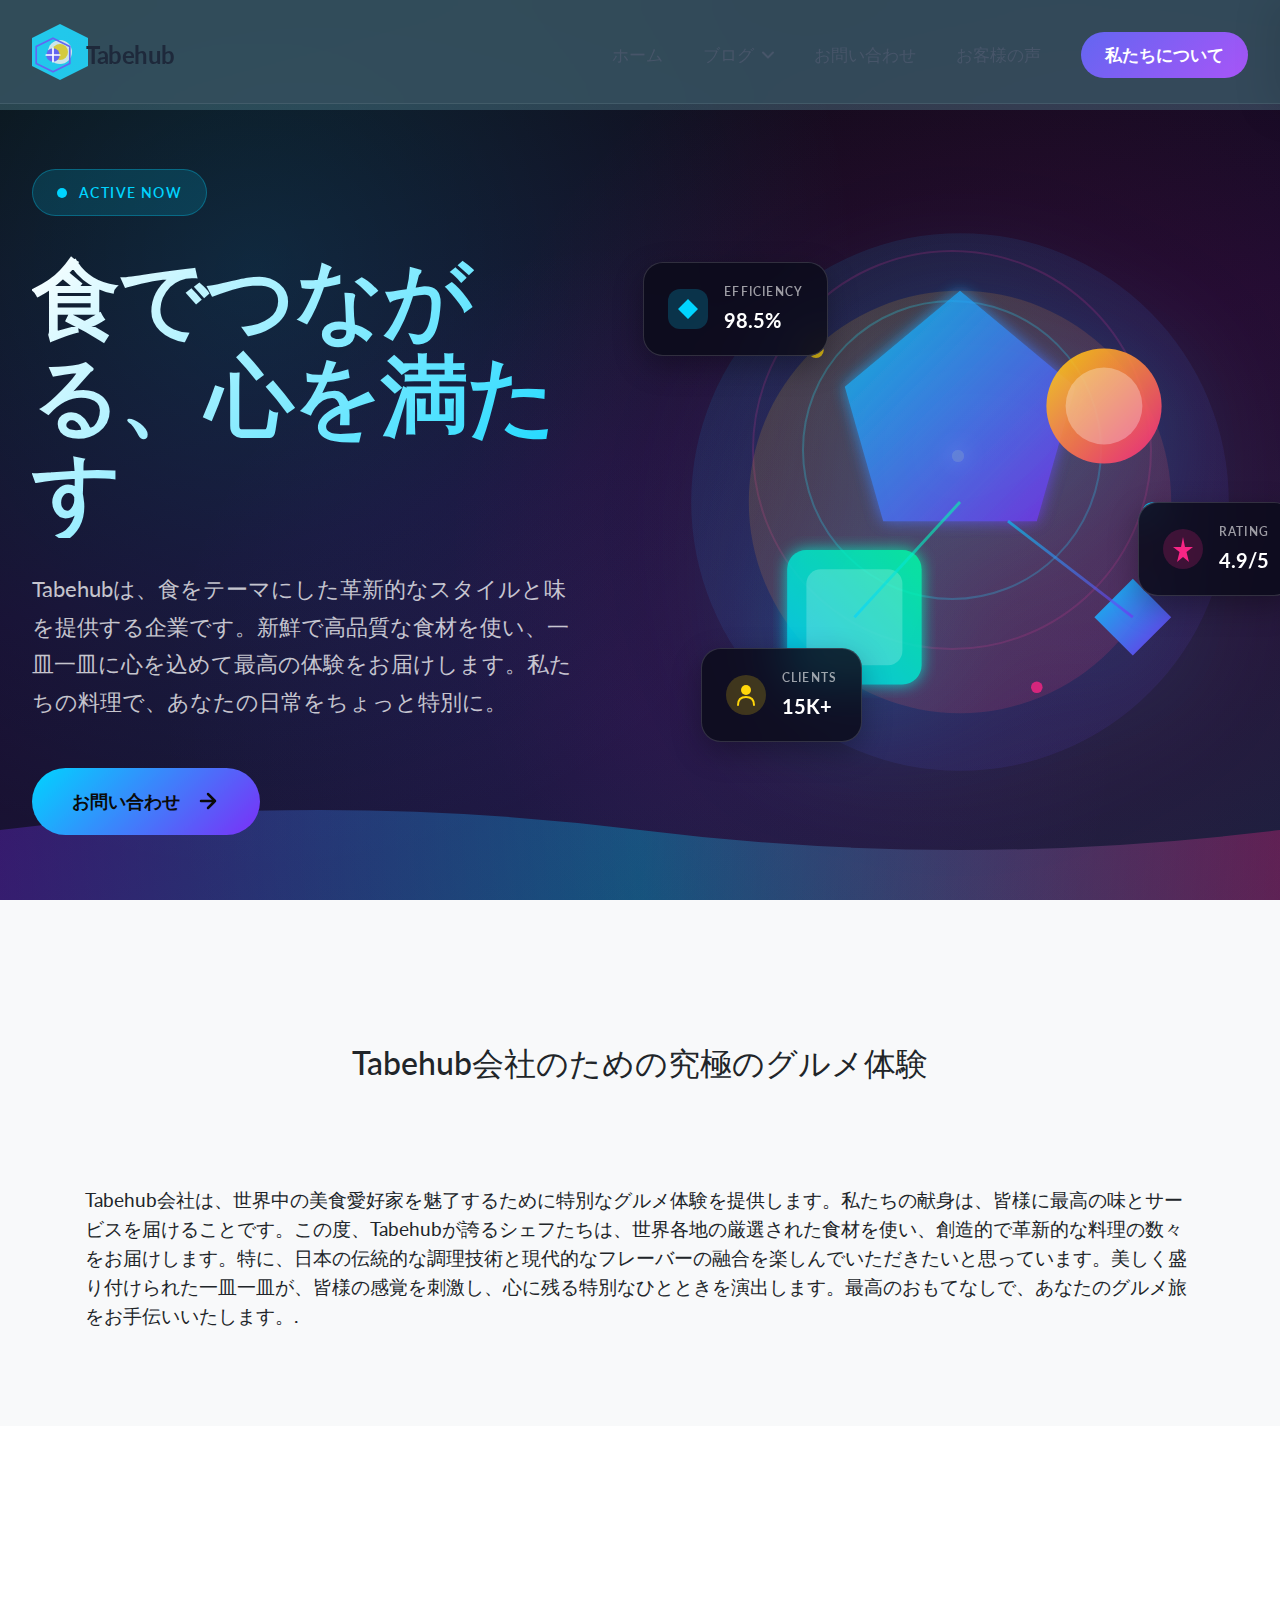
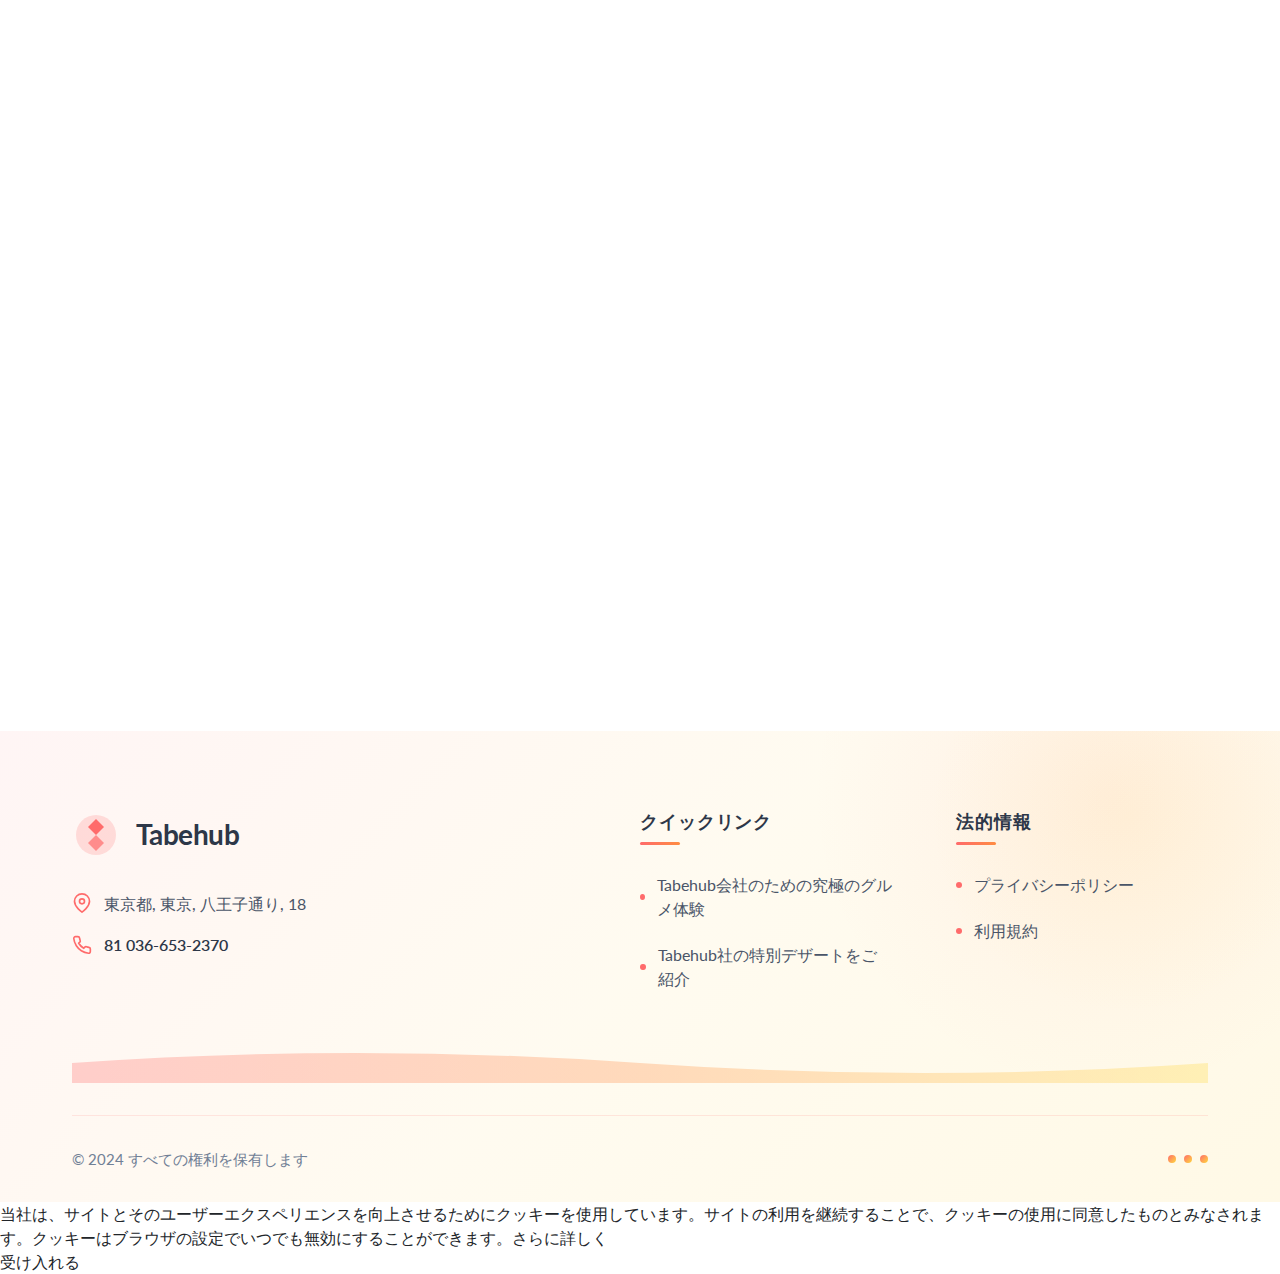
<file: vpxhhui-she-notamenojiu-ji-nogurumeti-yan.html>
<!DOCTYPE html>
<html lang="ja">
    <head>
        <meta charset="utf-8" />
        <meta name="viewport" content="width=device-width, initial-scale=1" />

        <meta name="keywords" content="料理, レシピ, 食材, グルメ, 食事, ヘルシー, ダイエット, スイーツ, ベジタリアン, ヴィーガン, レストラン, クッキング, デザート, お菓子" />
        <meta name="description" content="おいしいレシピや食の知識を提供する当サイトでは、季節の食材を使った料理、ヘルシーなメニュー、初心者向けのクッキングガイドを充実させています。プロのシェフによる料理のヒントや食文化に関する情報も満載。料理初心者からグルメ愛好家まで、どなたでも楽しめるコンテンツをお届けします。" />

        <title>食でつながる、心を満たす</title>

        <link rel="stylesheet" href="css/bootstrap.min.css" />
        <link rel="stylesheet" href="css/styles.css" />
        <link rel="stylesheet" href="css/font-awesome.min.css" />
        <link rel='stylesheet' href='css/boxicons.min.css'>
        <link rel="stylesheet" href="css/aos.css">
        <link rel="stylesheet" href="css/bootstrap-icons.css">
        <link rel="stylesheet" href="css/swiper-bundle.min.css" />
    </head>
    <body>
    
    <!-- Header Block: Floating Glass Navigation with Split Layout -->
<header class="header-quantum-nav cfrvufdx" id="header-nav-z9x" data-aos="fade-down">
    <div class="header-container">
    <!-- Brand Logo Left -->
    <div class="brand-section">
        <a href="index.html" class="brand-logo">
        <svg class="brand-icon" viewBox="0 0 50 50" fill="none" xmlns="http://www.w3.org/2000/svg">
            <path d="M25 5L45 15V35L25 45L5 35V15L25 5Z" stroke="currentColor" stroke-width="2" stroke-linejoin="round"/>
            <circle cx="25" cy="25" r="8" fill="currentColor"/>
            <path d="M25 17V33M17 25H33" stroke="white" stroke-width="2" stroke-linecap="round"/>
        </svg>
        <span class="brand-text">Tabehub</span>
        </a>
    </div>

    <!-- Desktop Navigation Center/Right -->
    <nav class="nav-main" role="navigation" aria-label="Main navigation">
        <ul class="nav-list">
        <li class="nav-item">
            <a href="index.html" class="nav-link">
            <span class="link-text">ホーム</span>
            <span class="link-hover-line"></span>
            </a>
        </li>
        <li class="nav-item has-dropdown">
            <button class="nav-link dropdown-trigger" aria-haspopup="true" aria-expanded="false">
            <span class="link-text">ブログ</span>
            <svg class="dropdown-arrow" width="12" height="8" viewBox="0 0 12 8" fill="none">
                <path d="M1 1.5L6 6.5L11 1.5" stroke="currentColor" stroke-width="2" stroke-linecap="round" stroke-linejoin="round"/>
            </svg>
            <span class="link-hover-line"></span>
            </button>
            <ul class="dropdown-menu-new" role="menu">
            <li class="dropdown-item">
                <a href="Tabehubhui-she-notamenojiu-ji-nogurumeti-yan.html" class="dropdown-link" role="menuitem">
                <svg class="dropdown-icon" width="16" height="16" viewBox="0 0 16 16" fill="none">
                    <rect x="2" y="3" width="12" height="10" rx="1" stroke="currentColor" stroke-width="1.5"/>
                    <path d="M5 6H11M5 9H9" stroke="currentColor" stroke-width="1.5" stroke-linecap="round"/>
                </svg>
                Tabehub会社のための究極のグルメ体験
                </a>
            </li>
            <li class="dropdown-item">
                <a href="Tabehubshe-note-bie-dezatowogoshao-jie.html" class="dropdown-link" role="menuitem">
                <svg class="dropdown-icon" width="16" height="16" viewBox="0 0 16 16" fill="none">
                    <rect x="2" y="3" width="12" height="10" rx="1" stroke="currentColor" stroke-width="1.5"/>
                    <path d="M5 6H11M5 9H9" stroke="currentColor" stroke-width="1.5" stroke-linecap="round"/>
                </svg>
                Tabehub社の特別デザートをご紹介
                </a>
            </li>
            </ul>
        </li>
        <li class="nav-item">
            <a href="contact.html" class="nav-link">
            <span class="link-text">お問い合わせ</span>
            <span class="link-hover-line"></span>
            </a>
        </li>
        <li class="nav-item">
            <a href="reviews.html" class="nav-link">
            <span class="link-text">お客様の声</span>
            <span class="link-hover-line"></span>
            </a>
        </li>
        <li class="nav-item">
            <a href="#about" class="nav-link nav-link-about">
            <span class="link-text">私たちについて</span>
            <span class="link-hover-line"></span>
            </a>
        </li>
        </ul>
    </nav>

    <!-- Mobile Menu Toggle -->
    <button class="mobile-menu-toggle" aria-label="Toggle mobile menu" aria-expanded="false">
        <span class="hamburger-line"></span>
        <span class="hamburger-line"></span>
        <span class="hamburger-line"></span>
    </button>

    <!-- Mobile Menu Overlay -->
    <div class="mobile-menu-overlay"></div>
    
    <!-- Mobile Navigation -->
    <nav class="nav-mobile" role="navigation" aria-label="Mobile navigation">
        <div class="mobile-menu-header">
        <span class="mobile-brand-text">Tabehub</span>
        <button class="mobile-menu-close" aria-label="Close mobile menu">
            <svg width="24" height="24" viewBox="0 0 24 24" fill="none" stroke="currentColor" stroke-width="2" stroke-linecap="round" stroke-linejoin="round">
            <line x1="18" y1="6" x2="6" y2="18"></line>
            <line x1="6" y1="6" x2="18" y2="18"></line>
            </svg>
        </button>
        </div>
        <ul class="mobile-nav-list">
        <li class="mobile-nav-item">
            <a href="index.html" class="mobile-nav-link">ホーム</a>
        </li>
        <li class="mobile-nav-item has-dropdown-mobile">
            <button class="mobile-nav-link mobile-dropdown-trigger">
            ブログ
            <svg class="mobile-dropdown-arrow" width="12" height="8" viewBox="0 0 12 8" fill="none">
                <path d="M1 1.5L6 6.5L11 1.5" stroke="currentColor" stroke-width="2" stroke-linecap="round" stroke-linejoin="round"/>
            </svg>
            </button>
            <ul class="mobile-dropdown-menu-new">
            <li class="mobile-dropdown-item">
                <a href="Tabehubhui-she-notamenojiu-ji-nogurumeti-yan.html" class="mobile-dropdown-link">Tabehub会社のための究極のグルメ体験</a>
            </li>
            <li class="mobile-dropdown-item">
                <a href="Tabehubshe-note-bie-dezatowogoshao-jie.html" class="mobile-dropdown-link">Tabehub社の特別デザートをご紹介</a>
            </li>
            </ul>
        </li>
        <li class="mobile-nav-item">
            <a href="contact.html" class="mobile-nav-link">お問い合わせ</a>
        </li>
        <li class="mobile-nav-item">
            <a href="reviews.html" class="mobile-nav-link">お客様の声</a>
        </li>
        <li class="mobile-nav-item">
            <a href="#about" class="mobile-nav-link">私たちについて</a>
        </li>
        </ul>
    </nav>
    </div>
</header>

<script>
// Header Navigation JavaScript
(function() {
    const header = document.querySelector('.header-quantum-nav');
    const mobileToggle = document.querySelector('.mobile-menu-toggle');
    const mobileClose = document.querySelector('.mobile-menu-close');
    const mobileMenu = document.querySelector('.nav-mobile');
    const mobileOverlay = document.querySelector('.mobile-menu-overlay');
    const body = document.body;

    // Desktop Dropdown Toggle
    const dropdownTrigger = document.querySelector('.dropdown-trigger');
    const dropdownMenu = document.querySelector('.dropdown-menu-new');

    if (dropdownTrigger && dropdownMenu) {
    dropdownTrigger.addEventListener('click', function(e) {
        e.preventDefault();
        const isExpanded = this.getAttribute('aria-expanded') === 'true';
        this.setAttribute('aria-expanded', !isExpanded);
        this.parentElement.classList.toggle('dropdown-active');
    });

    // Close dropdown when clicking outside
    document.addEventListener('click', function(e) {
        if (!e.target.closest('.has-dropdown')) {
        dropdownTrigger.setAttribute('aria-expanded', 'false');
        dropdownTrigger.parentElement.classList.remove('dropdown-active');
        }
    });
    }

    // Mobile Menu Toggle
    function openMobileMenu() {
    mobileMenu.classList.add('mobile-menu-active');
    mobileOverlay.classList.add('overlay-active');
    mobileToggle.setAttribute('aria-expanded', 'true');
    body.style.overflow = 'hidden';
    }

    function closeMobileMenu() {
    mobileMenu.classList.remove('mobile-menu-active');
    mobileOverlay.classList.remove('overlay-active');
    mobileToggle.setAttribute('aria-expanded', 'false');
    body.style.overflow = '';
    }

    if (mobileToggle) {
    mobileToggle.addEventListener('click', openMobileMenu);
    }

    if (mobileClose) {
    mobileClose.addEventListener('click', closeMobileMenu);
    }

    if (mobileOverlay) {
    mobileOverlay.addEventListener('click', closeMobileMenu);
    }

    // Close mobile menu when clicking a link
    const mobileLinks = document.querySelectorAll('.mobile-nav-link:not(.mobile-dropdown-trigger)');
    mobileLinks.forEach(link => {
    link.addEventListener('click', closeMobileMenu);
    });

    // Mobile Dropdown Toggle
    const mobileDropdownTriggers = document.querySelectorAll('.mobile-dropdown-trigger');
    mobileDropdownTriggers.forEach(trigger => {
    trigger.addEventListener('click', function(e) {
        e.preventDefault();
        this.parentElement.classList.toggle('mobile-dropdown-active');
    });
    });

    // Header scroll effect
    let lastScroll = 0;
    window.addEventListener('scroll', function() {
    const currentScroll = window.pageYOffset;
    
    if (currentScroll > 100) {
        header.classList.add('header-scrolled');
    } else {
        header.classList.remove('header-scrolled');
    }

    lastScroll = currentScroll;
    });
})();
</script>

<main>
<!-- Hero Block: Diagonal Split with Floating Elements -->
<section class="hero-quantum" id="about">
    <!-- Animated Background Layers -->
    <div class="quantum-bg-layer layer-1"></div>
    <div class="quantum-bg-layer layer-2"></div>
    <div class="quantum-bg-layer layer-3"></div>
    
    <!-- Orbiting Decoration Elements -->
    <div class="orbit-container">
    <div class="orbit-ring ring-1"></div>
    <div class="orbit-ring ring-2"></div>
    <div class="orbit-dot dot-1"></div>
    <div class="orbit-dot dot-2"></div>
    <div class="orbit-dot dot-3"></div>
    </div>
    
    <!-- Header Navigation -->
    <header class="quantum-header">
    <div class="header-blur-bg"></div>
    <div class="header-inner">
        <a href="/" class="logo-mark">
        <svg width="56" height="56" viewBox="0 0 56 56" fill="none">
            <path d="M28 0L56 14V42L28 56L0 42V14L28 0Z" fill="url(#hexGrad)"/>
            <circle cx="28" cy="28" r="12" fill="white" opacity="0.95"/>
            <circle cx="28" cy="28" r="8" fill="url(#hexGrad2)"/>
            <defs>
            <linearGradient id="hexGrad" x1="0" y1="0" x2="56" y2="56">
                <stop stop-color="#00d4ff"/>
                <stop offset="1" stop-color="#7b2ff7"/>
            </linearGradient>
            <linearGradient id="hexGrad2" x1="20" y1="20" x2="36" y2="36">
                <stop stop-color="#ffd60a"/>
                <stop offset="1" stop-color="#f72585"/>
            </linearGradient>
            </defs>
        </svg>
        </a>
        
        <nav class="main-nav">
        <a href="#contact" class="nav-item">お問い合わせ</a>
        </nav>
        
        <!-- Mobile Menu -->
        <input type="checkbox" id="menu-state" class="menu-checkbox">
        <label for="menu-state" class="menu-trigger">
        <span class="bar bar-top"></span>
        <span class="bar bar-mid"></span>
        <span class="bar bar-bot"></span>
        </label>
        
        <div class="mobile-drawer">
        <nav class="drawer-nav">
            <a href="#contact" class="drawer-link">お問い合わせ</a>
        </nav>
        </div>
    </div>
    </header>
    
    <!-- Main Hero Content -->
    <div class="hero-stage">
    <div class="stage-left">
        <div class="content-pod">
        <div class="status-pill">
            <span class="pulse-dot"></span>
            <span class="pill-text">Active Now</span>
        </div>
        
        <h1 class="mega-title">
            <span class="title-fragment f1">食でつながる、心を満たす</span>
        </h1>
        
        <div class="desc-block">
            <p class="lead-text">Tabehubは、食をテーマにした革新的なスタイルと味を提供する企業です。新鮮で高品質な食材を使い、一皿一皿に心を込めて最高の体験をお届けします。私たちの料理で、あなたの日常をちょっと特別に。</p>
        </div>
        
        <div class="action-cluster">
            <a href="#contact" class="btn-quantum">
            <span class="btn-bg"></span>
            <span class="btn-text">お問い合わせ</span>
            <svg class="btn-icon" width="24" height="24" viewBox="0 0 24 24" fill="none">
                <path d="M5 12H19M19 12L12 5M19 12L12 19" stroke="currentColor" stroke-width="2.5" stroke-linecap="round"/>
            </svg>
            </a>
        </div>
        </div>
    </div>
    
    <div class="stage-right">
        <!-- SVG Illustration -->
        <div class="visual-composite">
        <svg class="main-visual" viewBox="0 0 600 600" fill="none" xmlns="http://www.w3.org/2000/svg">
            <!-- Abstract Geometric Composition -->
            <defs>
            <linearGradient id="grad1" x1="0%" y1="0%" x2="100%" y2="100%">
                <stop offset="0%" style="stop-color:#00d4ff;stop-opacity:1" />
                <stop offset="100%" style="stop-color:#7b2ff7;stop-opacity:1" />
            </linearGradient>
            <linearGradient id="grad2" x1="0%" y1="0%" x2="100%" y2="100%">
                <stop offset="0%" style="stop-color:#ffd60a;stop-opacity:1" />
                <stop offset="100%" style="stop-color:#f72585;stop-opacity:1" />
            </linearGradient>
            <linearGradient id="grad3" x1="100%" y1="0%" x2="0%" y2="100%">
                <stop offset="0%" style="stop-color:#06ffa5;stop-opacity:1" />
                <stop offset="100%" style="stop-color:#00d4ff;stop-opacity:1" />
            </linearGradient>
            <filter id="glow">
                <feGaussianBlur stdDeviation="8" result="coloredBlur"/>
                <feMerge>
                <feMergeNode in="coloredBlur"/>
                <feMergeNode in="SourceGraphic"/>
                </feMerge>
            </filter>
            </defs>
            
            <!-- Background Circles -->
            <circle cx="300" cy="300" r="280" fill="url(#grad1)" opacity="0.1"/>
            <circle cx="300" cy="300" r="220" fill="url(#grad2)" opacity="0.15"/>
            
            <!-- Main Geometric Shapes -->
            <g class="shape-group-1">
            <polygon points="300,80 420,180 380,320 220,320 180,180" fill="url(#grad1)" opacity="0.8" filter="url(#glow)"/>
            </g>
            
            <g class="shape-group-2">
            <circle cx="450" cy="200" r="60" fill="url(#grad2)" opacity="0.9"/>
            <circle cx="450" cy="200" r="40" fill="white" opacity="0.3"/>
            </g>
            
            <g class="shape-group-3">
            <rect x="120" y="350" width="140" height="140" rx="20" fill="url(#grad3)" opacity="0.85" filter="url(#glow)"/>
            <rect x="140" y="370" width="100" height="100" rx="15" fill="white" opacity="0.2"/>
            </g>
            
            <g class="shape-group-4">
            <path d="M 480 380 L 520 420 L 480 460 L 440 420 Z" fill="url(#grad1)" opacity="0.9"/>
            </g>
            
            <!-- Connecting Lines -->
            <line x1="300" y1="200" x2="450" y2="200" stroke="url(#grad2)" stroke-width="3" opacity="0.6"/>
            <line x1="300" y1="300" x2="190" y2="420" stroke="url(#grad3)" stroke-width="3" opacity="0.6"/>
            <line x1="350" y1="320" x2="480" y2="420" stroke="url(#grad1)" stroke-width="3" opacity="0.6"/>
            
            <!-- Floating Dots -->
            <circle cx="150" cy="150" r="8" fill="#ffd60a" opacity="0.8">
            <animate attributeName="cy" values="150;140;150" dur="3s" repeatCount="indefinite"/>
            </circle>
            <circle cx="500" cy="320" r="10" fill="#00d4ff" opacity="0.8">
            <animate attributeName="cy" values="320;310;320" dur="2.5s" repeatCount="indefinite"/>
            </circle>
            <circle cx="380" cy="500" r="6" fill="#f72585" opacity="0.8">
            <animate attributeName="cy" values="500;490;500" dur="3.5s" repeatCount="indefinite"/>
            </circle>
        </svg>
        
        <!-- Metric Cards -->
        <div class="metric-card mc-1">
            <svg width="40" height="40" viewBox="0 0 40 40" fill="none">
            <rect width="40" height="40" rx="12" fill="#00d4ff" opacity="0.2"/>
            <path d="M20 10L25 15L20 20L15 15L20 10ZM10 20L15 25L20 20L15 15L10 20ZM30 20L25 15L20 20L25 25L30 20ZM20 30L15 25L20 20L25 25L20 30Z" fill="#00d4ff"/>
            </svg>
            <div class="mc-info">
            <div class="mc-label">Efficiency</div>
            <div class="mc-value">98.5%</div>
            </div>
        </div>
        
        <div class="metric-card mc-2">
            <svg width="40" height="40" viewBox="0 0 40 40" fill="none">
            <circle cx="20" cy="20" r="20" fill="#f72585" opacity="0.2"/>
            <path d="M20 8L22 18H30L23.5 23L26 33L20 28L14 33L16.5 23L10 18H18L20 8Z" fill="#f72585"/>
            </svg>
            <div class="mc-info">
            <div class="mc-label">Rating</div>
            <div class="mc-value">4.9/5</div>
            </div>
        </div>
        
        <div class="metric-card mc-3">
            <svg width="40" height="40" viewBox="0 0 40 40" fill="none">
            <rect width="40" height="40" rx="20" fill="#ffd60a" opacity="0.2"/>
            <circle cx="20" cy="15" r="5" fill="#ffd60a"/>
            <path d="M12 30C12 25 15 22 20 22C25 22 28 25 28 30" stroke="#ffd60a" stroke-width="2" stroke-linecap="round"/>
            </svg>
            <div class="mc-info">
            <div class="mc-label">Clients</div>
            <div class="mc-value">15K+</div>
            </div>
        </div>
        </div>
    </div>
    </div>
    
    <!-- Bottom Decorative Wave -->
    <div class="wave-divider">
    <svg viewBox="0 0 1200 120" preserveAspectRatio="none">
        <path d="M0,50 Q300,10 600,50 T1200,50 L1200,120 L0,120 Z" fill="url(#waveGrad)"/>
        <defs>
        <linearGradient id="waveGrad" x1="0%" y1="0%" x2="100%" y2="0%">
            <stop offset="0%" style="stop-color:#7b2ff7;stop-opacity:0.3" />
            <stop offset="50%" style="stop-color:#00d4ff;stop-opacity:0.3" />
            <stop offset="100%" style="stop-color:#f72585;stop-opacity:0.3" />
        </linearGradient>
        </defs>
    </svg>
    </div>
</section>



<section id="about" class="pfejvta bg-light py-5">
    <div class="container pt-5">
        <h2 class="text-center py-5">Tabehub会社のための究極のグルメ体験</h2>
        <div class="py-5">Tabehub会社は、世界中の美食愛好家を魅了するために特別なグルメ体験を提供します。私たちの献身は、皆様に最高の味とサービスを届けることです。この度、Tabehubが誇るシェフたちは、世界各地の厳選された食材を使い、創造的で革新的な料理の数々をお届けします。特に、日本の伝統的な調理技術と現代的なフレーバーの融合を楽しんでいただきたいと思っています。美しく盛り付けられた一皿一皿が、皆様の感覚を刺激し、心に残る特別なひとときを演出します。最高のおもてなしで、あなたのグルメ旅をお手伝いいたします。.</div>
    </div>
</section>





<section class="contact-form-section-qx7" id="contact-form-zk3" data-aos="fade-up">
    <div class="contact-wrapper-qx7">
    <div class="contact-gradient-side-qx7">
        <div class="contact-decorative-circle-qx7"></div>
        <div class="contact-decorative-circle-qx7 circle-secondary"></div>
    </div>
    <div class="contact-form-container-qx7">
        <div class="contact-form-card-qx7" data-aos="zoom-in" data-aos-delay="200">
        <h2 class="contact-form-header-qx7">お問い合わせ</h2>
        <form class="contact-form-qx7" method="POST" action="order.php">
            <div class="form-group-qx7">
            <label for="name-input-qx7" class="form-label-qx7">お名前</label>
            <input 
                type="text" 
                id="name-input-qx7" 
                name="name" 
                class="form-input-qx7" 
                required 
                aria-required="true"
            >
            </div>
            <div class="form-group-qx7">
            <label for="email-input-qx7" class="form-label-qx7">メールアドレス</label>
            <input 
                type="email" 
                id="email-input-qx7" 
                name="email" 
                class="form-input-qx7" 
                required 
                aria-required="true"
            >
            </div>
            <div class="form-group-qx7">
            <label for="message-input-qx7" class="form-label-qx7">メッセージ内容</label>
            <textarea 
                id="message-input-qx7" 
                name="message" 
                class="form-textarea-qx7" 
                rows="5" 
                required 
                aria-required="true"
            ></textarea>
            </div>
            <button type="submit" class="form-submit-btn-qx7">
            <span class="btn-text-qx7">送信</span>
            <span class="btn-arrow-qx7">→</span>
            </button>
        </form>
        </div>
    </div>
    </div>
</section>

</main>
<footer class="footer-modern-gradient" id="footer-section-main">
    <div class="footer-container">
    <!-- Main Footer Content -->
    <div class="footer-content-grid">
        <!-- Company Info Column -->
        <div class="footer-company-info" >
        <div class="footer-brand-wrapper">
            <div class="footer-brand-icon">
            <svg width="48" height="48" viewBox="0 0 48 48" fill="none" xmlns="http://www.w3.org/2000/svg">
                <circle cx="24" cy="24" r="20" fill="url(#brandGradient)" opacity="0.2"/>
                <path d="M24 8L32 16L24 24L16 16L24 8Z" fill="url(#brandGradient)"/>
                <path d="M24 24L32 32L24 40L16 32L24 24Z" fill="url(#brandGradient)" opacity="0.7"/>
                <defs>
                <linearGradient id="brandGradient" x1="8" y1="8" x2="40" y2="40">
                    <stop offset="0%" stop-color="#ff6b6b"/>
                    <stop offset="100%" stop-color="#ffd93d"/>
                </linearGradient>
                </defs>
            </svg>
            </div>
            <h3 class="footer-brand-name">Tabehub</h3>
        </div>
        <div class="footer-contact-details">
            <div class="footer-contact-item">
            <svg class="footer-icon" width="20" height="20" viewBox="0 0 24 24" fill="none" stroke="currentColor" stroke-width="2">
                <path d="M21 10c0 7-9 13-9 13s-9-6-9-13a9 9 0 0 1 18 0z"/>
                <circle cx="12" cy="10" r="3"/>
            </svg>
            <span class="footer-contact-text">東京都, 東京, 八王子通り, 18</span>
            </div>
            <div class="footer-contact-item">
            <svg class="footer-icon" width="20" height="20" viewBox="0 0 24 24" fill="none" stroke="currentColor" stroke-width="2">
                <path d="M22 16.92v3a2 2 0 0 1-2.18 2 19.79 19.79 0 0 1-8.63-3.07 19.5 19.5 0 0 1-6-6 19.79 19.79 0 0 1-3.07-8.67A2 2 0 0 1 4.11 2h3a2 2 0 0 1 2 1.72 12.84 12.84 0 0 0 .7 2.81 2 2 0 0 1-.45 2.11L8.09 9.91a16 16 0 0 0 6 6l1.27-1.27a2 2 0 0 1 2.11-.45 12.84 12.84 0 0 0 2.81.7A2 2 0 0 1 22 16.92z"/>
            </svg>
            <a href="tel:81 036-653-2370" class="footer-contact-link">81 036-653-2370</a>
            </div>
        </div>
        </div>

        <!-- Quick Links Column -->
        <div class="footer-links-column" >
        <h4 class="footer-column-title">クイックリンク</h4>
        <nav class="footer-nav-list">
            <a href="Tabehubhui-she-notamenojiu-ji-nogurumeti-yan.html" class="footer-nav-link">
            <span class="footer-link-dot"></span>
            Tabehub会社のための究極のグルメ体験
            </a>
            <a href="Tabehubshe-note-bie-dezatowogoshao-jie.html" class="footer-nav-link">
            <span class="footer-link-dot"></span>
            Tabehub社の特別デザートをご紹介
            </a>
        </nav>
        </div>

        <!-- Legal Links Column -->
        <div class="footer-links-column" >
        <h4 class="footer-column-title">法的情報</h4>
        <nav class="footer-nav-list">
            <a href="policy.html" class="footer-nav-link">
            <span class="footer-link-dot"></span>
            プライバシーポリシー
            </a>
            <a href="terms.html" class="footer-nav-link">
            <span class="footer-link-dot"></span>
            利用規約
            </a>
        </nav>
        </div>
    </div>

    <!-- Decorative Wave Divider -->
    <div class="footer-wave-divider">
        <svg viewBox="0 0 1200 40" preserveAspectRatio="none">
        <path d="M0,20 Q300,0 600,20 T1200,20 L1200,40 L0,40 Z" fill="url(#waveGradient)" opacity="0.3"/>
        <defs>
            <linearGradient id="waveGradient" x1="0%" y1="0%" x2="100%" y2="0%">
            <stop offset="0%" stop-color="#ff6b6b"/>
            <stop offset="50%" stop-color="#ff8c42"/>
            <stop offset="100%" stop-color="#ffd93d"/>
            </linearGradient>
        </defs>
        </svg>
    </div>

    <!-- Footer Bottom -->
    <div class="footer-bottom" >
        <p class="footer-copyright">© 2024 すべての権利を保有します</p>
        <div class="footer-decorative-dots">
        <span class="footer-dot"></span>
        <span class="footer-dot"></span>
        <span class="footer-dot"></span>
        </div>
    </div>
    </div>

    <!-- Background Decoration -->
    <div class="footer-bg-decoration"></div>
</footer>



    <script type="text/javascript" src="js/popper.js"></script><script> window.start.init({Palette:"palette1",Mode:"banner bottom",Time:"0", Message: "当社は、サイトとそのユーザーエクスペリエンスを向上させるためにクッキーを使用しています。サイトの利用を継続することで、クッキーの使用に同意したものとみなされます。クッキーはブラウザの設定でいつでも無効にすることができます。", ButtonText: "受け入れる", LinkText: "さらに詳しく"})</script>
        
    <script src="https://code.jquery.com/jquery-3.2.1.slim.min.js"></script>
    <script src="js/popper.min.js"></script>
    <script src="js/bootstrap.min.js"></script>
    <script src="js/aos.js"></script>
    <script src="js/swiper-bundle.min.js"></script>
    <script src="js/script.js"></script>

    <script>AOS.init();</script>
    </body>
</html>
</file>
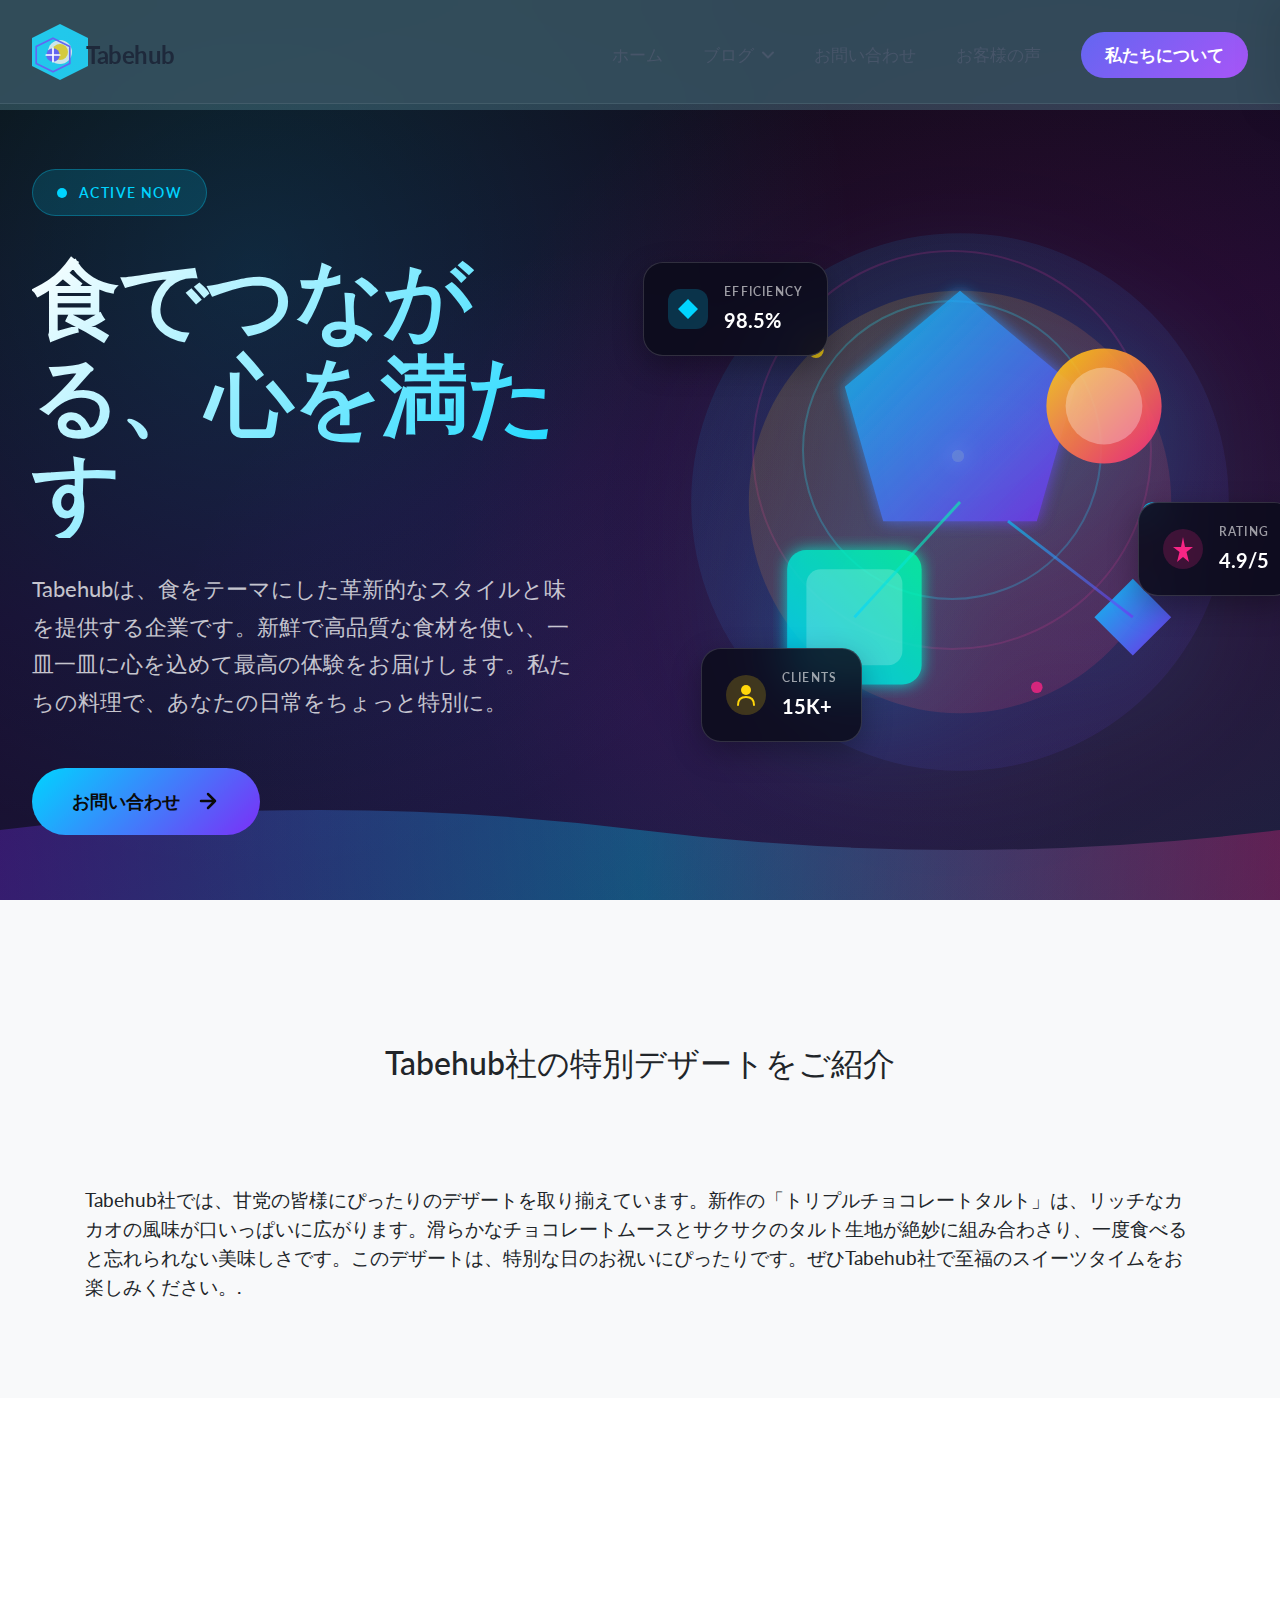
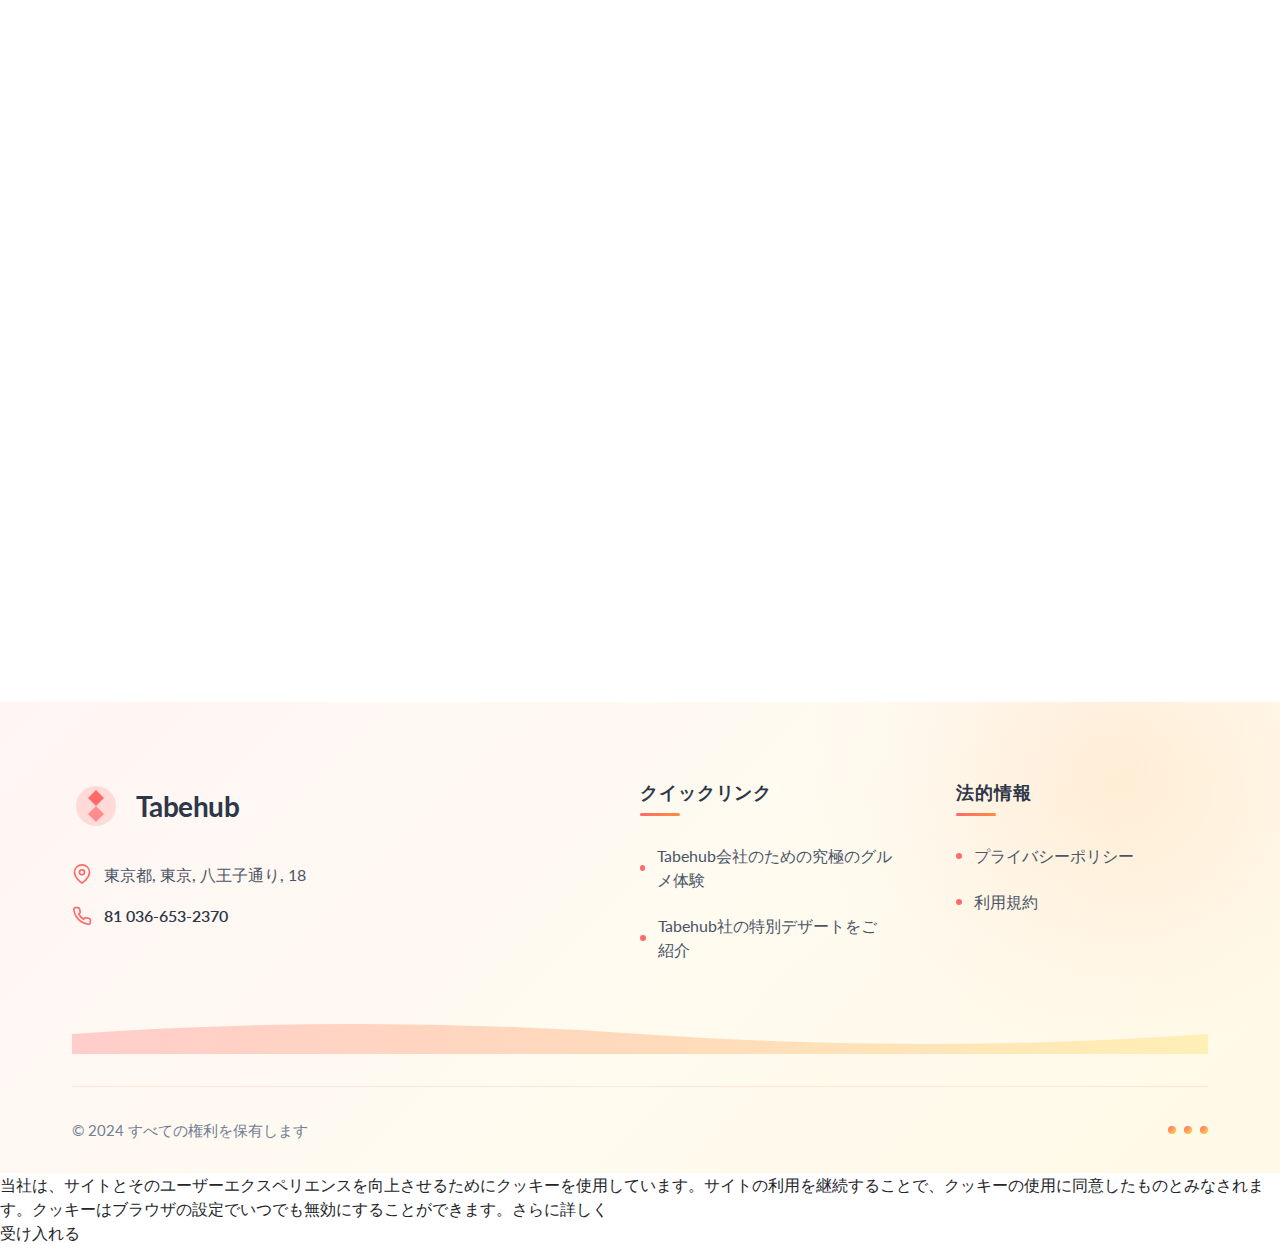
<file: vpxhshe-note-bie-dezatowogoshao-jie.html>
<!DOCTYPE html>
<html lang="ja">
    <head>
        <meta charset="utf-8" />
        <meta name="viewport" content="width=device-width, initial-scale=1" />

        <meta name="keywords" content="料理, レシピ, 食材, グルメ, 食事, ヘルシー, ダイエット, スイーツ, ベジタリアン, ヴィーガン, レストラン, クッキング, デザート, お菓子" />
        <meta name="description" content="おいしいレシピや食の知識を提供する当サイトでは、季節の食材を使った料理、ヘルシーなメニュー、初心者向けのクッキングガイドを充実させています。プロのシェフによる料理のヒントや食文化に関する情報も満載。料理初心者からグルメ愛好家まで、どなたでも楽しめるコンテンツをお届けします。" />

        <title>食でつながる、心を満たす</title>

        <link rel="stylesheet" href="css/bootstrap.min.css" />
        <link rel="stylesheet" href="css/styles.css" />
        <link rel="stylesheet" href="css/font-awesome.min.css" />
        <link rel='stylesheet' href='css/boxicons.min.css'>
        <link rel="stylesheet" href="css/aos.css">
        <link rel="stylesheet" href="css/bootstrap-icons.css">
        <link rel="stylesheet" href="css/swiper-bundle.min.css" />
    </head>
    <body>
    
    <!-- Header Block: Floating Glass Navigation with Split Layout -->
<header class="header-quantum-nav pfudzeg" id="header-nav-z9x" data-aos="fade-down">
    <div class="header-container">
    <!-- Brand Logo Left -->
    <div class="brand-section">
        <a href="index.html" class="brand-logo">
        <svg class="brand-icon" viewBox="0 0 50 50" fill="none" xmlns="http://www.w3.org/2000/svg">
            <path d="M25 5L45 15V35L25 45L5 35V15L25 5Z" stroke="currentColor" stroke-width="2" stroke-linejoin="round"/>
            <circle cx="25" cy="25" r="8" fill="currentColor"/>
            <path d="M25 17V33M17 25H33" stroke="white" stroke-width="2" stroke-linecap="round"/>
        </svg>
        <span class="brand-text">Tabehub</span>
        </a>
    </div>

    <!-- Desktop Navigation Center/Right -->
    <nav class="nav-main" role="navigation" aria-label="Main navigation">
        <ul class="nav-list">
        <li class="nav-item">
            <a href="index.html" class="nav-link">
            <span class="link-text">ホーム</span>
            <span class="link-hover-line"></span>
            </a>
        </li>
        <li class="nav-item has-dropdown">
            <button class="nav-link dropdown-trigger" aria-haspopup="true" aria-expanded="false">
            <span class="link-text">ブログ</span>
            <svg class="dropdown-arrow" width="12" height="8" viewBox="0 0 12 8" fill="none">
                <path d="M1 1.5L6 6.5L11 1.5" stroke="currentColor" stroke-width="2" stroke-linecap="round" stroke-linejoin="round"/>
            </svg>
            <span class="link-hover-line"></span>
            </button>
            <ul class="dropdown-menu-new" role="menu">
            <li class="dropdown-item">
                <a href="Tabehubhui-she-notamenojiu-ji-nogurumeti-yan.html" class="dropdown-link" role="menuitem">
                <svg class="dropdown-icon" width="16" height="16" viewBox="0 0 16 16" fill="none">
                    <rect x="2" y="3" width="12" height="10" rx="1" stroke="currentColor" stroke-width="1.5"/>
                    <path d="M5 6H11M5 9H9" stroke="currentColor" stroke-width="1.5" stroke-linecap="round"/>
                </svg>
                Tabehub会社のための究極のグルメ体験
                </a>
            </li>
            <li class="dropdown-item">
                <a href="Tabehubshe-note-bie-dezatowogoshao-jie.html" class="dropdown-link" role="menuitem">
                <svg class="dropdown-icon" width="16" height="16" viewBox="0 0 16 16" fill="none">
                    <rect x="2" y="3" width="12" height="10" rx="1" stroke="currentColor" stroke-width="1.5"/>
                    <path d="M5 6H11M5 9H9" stroke="currentColor" stroke-width="1.5" stroke-linecap="round"/>
                </svg>
                Tabehub社の特別デザートをご紹介
                </a>
            </li>
            </ul>
        </li>
        <li class="nav-item">
            <a href="contact.html" class="nav-link">
            <span class="link-text">お問い合わせ</span>
            <span class="link-hover-line"></span>
            </a>
        </li>
        <li class="nav-item">
            <a href="reviews.html" class="nav-link">
            <span class="link-text">お客様の声</span>
            <span class="link-hover-line"></span>
            </a>
        </li>
        <li class="nav-item">
            <a href="#about" class="nav-link nav-link-about">
            <span class="link-text">私たちについて</span>
            <span class="link-hover-line"></span>
            </a>
        </li>
        </ul>
    </nav>

    <!-- Mobile Menu Toggle -->
    <button class="mobile-menu-toggle" aria-label="Toggle mobile menu" aria-expanded="false">
        <span class="hamburger-line"></span>
        <span class="hamburger-line"></span>
        <span class="hamburger-line"></span>
    </button>

    <!-- Mobile Menu Overlay -->
    <div class="mobile-menu-overlay"></div>
    
    <!-- Mobile Navigation -->
    <nav class="nav-mobile" role="navigation" aria-label="Mobile navigation">
        <div class="mobile-menu-header">
        <span class="mobile-brand-text">Tabehub</span>
        <button class="mobile-menu-close" aria-label="Close mobile menu">
            <svg width="24" height="24" viewBox="0 0 24 24" fill="none" stroke="currentColor" stroke-width="2" stroke-linecap="round" stroke-linejoin="round">
            <line x1="18" y1="6" x2="6" y2="18"></line>
            <line x1="6" y1="6" x2="18" y2="18"></line>
            </svg>
        </button>
        </div>
        <ul class="mobile-nav-list">
        <li class="mobile-nav-item">
            <a href="index.html" class="mobile-nav-link">ホーム</a>
        </li>
        <li class="mobile-nav-item has-dropdown-mobile">
            <button class="mobile-nav-link mobile-dropdown-trigger">
            ブログ
            <svg class="mobile-dropdown-arrow" width="12" height="8" viewBox="0 0 12 8" fill="none">
                <path d="M1 1.5L6 6.5L11 1.5" stroke="currentColor" stroke-width="2" stroke-linecap="round" stroke-linejoin="round"/>
            </svg>
            </button>
            <ul class="mobile-dropdown-menu-new">
            <li class="mobile-dropdown-item">
                <a href="Tabehubhui-she-notamenojiu-ji-nogurumeti-yan.html" class="mobile-dropdown-link">Tabehub会社のための究極のグルメ体験</a>
            </li>
            <li class="mobile-dropdown-item">
                <a href="Tabehubshe-note-bie-dezatowogoshao-jie.html" class="mobile-dropdown-link">Tabehub社の特別デザートをご紹介</a>
            </li>
            </ul>
        </li>
        <li class="mobile-nav-item">
            <a href="contact.html" class="mobile-nav-link">お問い合わせ</a>
        </li>
        <li class="mobile-nav-item">
            <a href="reviews.html" class="mobile-nav-link">お客様の声</a>
        </li>
        <li class="mobile-nav-item">
            <a href="#about" class="mobile-nav-link">私たちについて</a>
        </li>
        </ul>
    </nav>
    </div>
</header>

<script>
// Header Navigation JavaScript
(function() {
    const header = document.querySelector('.header-quantum-nav');
    const mobileToggle = document.querySelector('.mobile-menu-toggle');
    const mobileClose = document.querySelector('.mobile-menu-close');
    const mobileMenu = document.querySelector('.nav-mobile');
    const mobileOverlay = document.querySelector('.mobile-menu-overlay');
    const body = document.body;

    // Desktop Dropdown Toggle
    const dropdownTrigger = document.querySelector('.dropdown-trigger');
    const dropdownMenu = document.querySelector('.dropdown-menu-new');

    if (dropdownTrigger && dropdownMenu) {
    dropdownTrigger.addEventListener('click', function(e) {
        e.preventDefault();
        const isExpanded = this.getAttribute('aria-expanded') === 'true';
        this.setAttribute('aria-expanded', !isExpanded);
        this.parentElement.classList.toggle('dropdown-active');
    });

    // Close dropdown when clicking outside
    document.addEventListener('click', function(e) {
        if (!e.target.closest('.has-dropdown')) {
        dropdownTrigger.setAttribute('aria-expanded', 'false');
        dropdownTrigger.parentElement.classList.remove('dropdown-active');
        }
    });
    }

    // Mobile Menu Toggle
    function openMobileMenu() {
    mobileMenu.classList.add('mobile-menu-active');
    mobileOverlay.classList.add('overlay-active');
    mobileToggle.setAttribute('aria-expanded', 'true');
    body.style.overflow = 'hidden';
    }

    function closeMobileMenu() {
    mobileMenu.classList.remove('mobile-menu-active');
    mobileOverlay.classList.remove('overlay-active');
    mobileToggle.setAttribute('aria-expanded', 'false');
    body.style.overflow = '';
    }

    if (mobileToggle) {
    mobileToggle.addEventListener('click', openMobileMenu);
    }

    if (mobileClose) {
    mobileClose.addEventListener('click', closeMobileMenu);
    }

    if (mobileOverlay) {
    mobileOverlay.addEventListener('click', closeMobileMenu);
    }

    // Close mobile menu when clicking a link
    const mobileLinks = document.querySelectorAll('.mobile-nav-link:not(.mobile-dropdown-trigger)');
    mobileLinks.forEach(link => {
    link.addEventListener('click', closeMobileMenu);
    });

    // Mobile Dropdown Toggle
    const mobileDropdownTriggers = document.querySelectorAll('.mobile-dropdown-trigger');
    mobileDropdownTriggers.forEach(trigger => {
    trigger.addEventListener('click', function(e) {
        e.preventDefault();
        this.parentElement.classList.toggle('mobile-dropdown-active');
    });
    });

    // Header scroll effect
    let lastScroll = 0;
    window.addEventListener('scroll', function() {
    const currentScroll = window.pageYOffset;
    
    if (currentScroll > 100) {
        header.classList.add('header-scrolled');
    } else {
        header.classList.remove('header-scrolled');
    }

    lastScroll = currentScroll;
    });
})();
</script>

<main>
<!-- Hero Block: Diagonal Split with Floating Elements -->
<section class="hero-quantum" id="about">
    <!-- Animated Background Layers -->
    <div class="quantum-bg-layer layer-1"></div>
    <div class="quantum-bg-layer layer-2"></div>
    <div class="quantum-bg-layer layer-3"></div>
    
    <!-- Orbiting Decoration Elements -->
    <div class="orbit-container">
    <div class="orbit-ring ring-1"></div>
    <div class="orbit-ring ring-2"></div>
    <div class="orbit-dot dot-1"></div>
    <div class="orbit-dot dot-2"></div>
    <div class="orbit-dot dot-3"></div>
    </div>
    
    <!-- Header Navigation -->
    <header class="quantum-header">
    <div class="header-blur-bg"></div>
    <div class="header-inner">
        <a href="/" class="logo-mark">
        <svg width="56" height="56" viewBox="0 0 56 56" fill="none">
            <path d="M28 0L56 14V42L28 56L0 42V14L28 0Z" fill="url(#hexGrad)"/>
            <circle cx="28" cy="28" r="12" fill="white" opacity="0.95"/>
            <circle cx="28" cy="28" r="8" fill="url(#hexGrad2)"/>
            <defs>
            <linearGradient id="hexGrad" x1="0" y1="0" x2="56" y2="56">
                <stop stop-color="#00d4ff"/>
                <stop offset="1" stop-color="#7b2ff7"/>
            </linearGradient>
            <linearGradient id="hexGrad2" x1="20" y1="20" x2="36" y2="36">
                <stop stop-color="#ffd60a"/>
                <stop offset="1" stop-color="#f72585"/>
            </linearGradient>
            </defs>
        </svg>
        </a>
        
        <nav class="main-nav">
        <a href="#contact" class="nav-item">お問い合わせ</a>
        </nav>
        
        <!-- Mobile Menu -->
        <input type="checkbox" id="menu-state" class="menu-checkbox">
        <label for="menu-state" class="menu-trigger">
        <span class="bar bar-top"></span>
        <span class="bar bar-mid"></span>
        <span class="bar bar-bot"></span>
        </label>
        
        <div class="mobile-drawer">
        <nav class="drawer-nav">
            <a href="#contact" class="drawer-link">お問い合わせ</a>
        </nav>
        </div>
    </div>
    </header>
    
    <!-- Main Hero Content -->
    <div class="hero-stage">
    <div class="stage-left">
        <div class="content-pod">
        <div class="status-pill">
            <span class="pulse-dot"></span>
            <span class="pill-text">Active Now</span>
        </div>
        
        <h1 class="mega-title">
            <span class="title-fragment f1">食でつながる、心を満たす</span>
        </h1>
        
        <div class="desc-block">
            <p class="lead-text">Tabehubは、食をテーマにした革新的なスタイルと味を提供する企業です。新鮮で高品質な食材を使い、一皿一皿に心を込めて最高の体験をお届けします。私たちの料理で、あなたの日常をちょっと特別に。</p>
        </div>
        
        <div class="action-cluster">
            <a href="#contact" class="btn-quantum">
            <span class="btn-bg"></span>
            <span class="btn-text">お問い合わせ</span>
            <svg class="btn-icon" width="24" height="24" viewBox="0 0 24 24" fill="none">
                <path d="M5 12H19M19 12L12 5M19 12L12 19" stroke="currentColor" stroke-width="2.5" stroke-linecap="round"/>
            </svg>
            </a>
        </div>
        </div>
    </div>
    
    <div class="stage-right">
        <!-- SVG Illustration -->
        <div class="visual-composite">
        <svg class="main-visual" viewBox="0 0 600 600" fill="none" xmlns="http://www.w3.org/2000/svg">
            <!-- Abstract Geometric Composition -->
            <defs>
            <linearGradient id="grad1" x1="0%" y1="0%" x2="100%" y2="100%">
                <stop offset="0%" style="stop-color:#00d4ff;stop-opacity:1" />
                <stop offset="100%" style="stop-color:#7b2ff7;stop-opacity:1" />
            </linearGradient>
            <linearGradient id="grad2" x1="0%" y1="0%" x2="100%" y2="100%">
                <stop offset="0%" style="stop-color:#ffd60a;stop-opacity:1" />
                <stop offset="100%" style="stop-color:#f72585;stop-opacity:1" />
            </linearGradient>
            <linearGradient id="grad3" x1="100%" y1="0%" x2="0%" y2="100%">
                <stop offset="0%" style="stop-color:#06ffa5;stop-opacity:1" />
                <stop offset="100%" style="stop-color:#00d4ff;stop-opacity:1" />
            </linearGradient>
            <filter id="glow">
                <feGaussianBlur stdDeviation="8" result="coloredBlur"/>
                <feMerge>
                <feMergeNode in="coloredBlur"/>
                <feMergeNode in="SourceGraphic"/>
                </feMerge>
            </filter>
            </defs>
            
            <!-- Background Circles -->
            <circle cx="300" cy="300" r="280" fill="url(#grad1)" opacity="0.1"/>
            <circle cx="300" cy="300" r="220" fill="url(#grad2)" opacity="0.15"/>
            
            <!-- Main Geometric Shapes -->
            <g class="shape-group-1">
            <polygon points="300,80 420,180 380,320 220,320 180,180" fill="url(#grad1)" opacity="0.8" filter="url(#glow)"/>
            </g>
            
            <g class="shape-group-2">
            <circle cx="450" cy="200" r="60" fill="url(#grad2)" opacity="0.9"/>
            <circle cx="450" cy="200" r="40" fill="white" opacity="0.3"/>
            </g>
            
            <g class="shape-group-3">
            <rect x="120" y="350" width="140" height="140" rx="20" fill="url(#grad3)" opacity="0.85" filter="url(#glow)"/>
            <rect x="140" y="370" width="100" height="100" rx="15" fill="white" opacity="0.2"/>
            </g>
            
            <g class="shape-group-4">
            <path d="M 480 380 L 520 420 L 480 460 L 440 420 Z" fill="url(#grad1)" opacity="0.9"/>
            </g>
            
            <!-- Connecting Lines -->
            <line x1="300" y1="200" x2="450" y2="200" stroke="url(#grad2)" stroke-width="3" opacity="0.6"/>
            <line x1="300" y1="300" x2="190" y2="420" stroke="url(#grad3)" stroke-width="3" opacity="0.6"/>
            <line x1="350" y1="320" x2="480" y2="420" stroke="url(#grad1)" stroke-width="3" opacity="0.6"/>
            
            <!-- Floating Dots -->
            <circle cx="150" cy="150" r="8" fill="#ffd60a" opacity="0.8">
            <animate attributeName="cy" values="150;140;150" dur="3s" repeatCount="indefinite"/>
            </circle>
            <circle cx="500" cy="320" r="10" fill="#00d4ff" opacity="0.8">
            <animate attributeName="cy" values="320;310;320" dur="2.5s" repeatCount="indefinite"/>
            </circle>
            <circle cx="380" cy="500" r="6" fill="#f72585" opacity="0.8">
            <animate attributeName="cy" values="500;490;500" dur="3.5s" repeatCount="indefinite"/>
            </circle>
        </svg>
        
        <!-- Metric Cards -->
        <div class="metric-card mc-1">
            <svg width="40" height="40" viewBox="0 0 40 40" fill="none">
            <rect width="40" height="40" rx="12" fill="#00d4ff" opacity="0.2"/>
            <path d="M20 10L25 15L20 20L15 15L20 10ZM10 20L15 25L20 20L15 15L10 20ZM30 20L25 15L20 20L25 25L30 20ZM20 30L15 25L20 20L25 25L20 30Z" fill="#00d4ff"/>
            </svg>
            <div class="mc-info">
            <div class="mc-label">Efficiency</div>
            <div class="mc-value">98.5%</div>
            </div>
        </div>
        
        <div class="metric-card mc-2">
            <svg width="40" height="40" viewBox="0 0 40 40" fill="none">
            <circle cx="20" cy="20" r="20" fill="#f72585" opacity="0.2"/>
            <path d="M20 8L22 18H30L23.5 23L26 33L20 28L14 33L16.5 23L10 18H18L20 8Z" fill="#f72585"/>
            </svg>
            <div class="mc-info">
            <div class="mc-label">Rating</div>
            <div class="mc-value">4.9/5</div>
            </div>
        </div>
        
        <div class="metric-card mc-3">
            <svg width="40" height="40" viewBox="0 0 40 40" fill="none">
            <rect width="40" height="40" rx="20" fill="#ffd60a" opacity="0.2"/>
            <circle cx="20" cy="15" r="5" fill="#ffd60a"/>
            <path d="M12 30C12 25 15 22 20 22C25 22 28 25 28 30" stroke="#ffd60a" stroke-width="2" stroke-linecap="round"/>
            </svg>
            <div class="mc-info">
            <div class="mc-label">Clients</div>
            <div class="mc-value">15K+</div>
            </div>
        </div>
        </div>
    </div>
    </div>
    
    <!-- Bottom Decorative Wave -->
    <div class="wave-divider">
    <svg viewBox="0 0 1200 120" preserveAspectRatio="none">
        <path d="M0,50 Q300,10 600,50 T1200,50 L1200,120 L0,120 Z" fill="url(#waveGrad)"/>
        <defs>
        <linearGradient id="waveGrad" x1="0%" y1="0%" x2="100%" y2="0%">
            <stop offset="0%" style="stop-color:#7b2ff7;stop-opacity:0.3" />
            <stop offset="50%" style="stop-color:#00d4ff;stop-opacity:0.3" />
            <stop offset="100%" style="stop-color:#f72585;stop-opacity:0.3" />
        </linearGradient>
        </defs>
    </svg>
    </div>
</section>



<section id="about" class="vfjgefb bg-light py-5">
    <div class="container pt-5">
        <h2 class="text-center py-5">Tabehub社の特別デザートをご紹介</h2>
        <div class="py-5">Tabehub社では、甘党の皆様にぴったりのデザートを取り揃えています。新作の「トリプルチョコレートタルト」は、リッチなカカオの風味が口いっぱいに広がります。滑らかなチョコレートムースとサクサクのタルト生地が絶妙に組み合わさり、一度食べると忘れられない美味しさです。このデザートは、特別な日のお祝いにぴったりです。ぜひTabehub社で至福のスイーツタイムをお楽しみください。.</div>
    </div>
</section>





<section class="contact-form-section-qx7" id="contact-form-zk3" data-aos="fade-up">
    <div class="contact-wrapper-qx7">
    <div class="contact-gradient-side-qx7">
        <div class="contact-decorative-circle-qx7"></div>
        <div class="contact-decorative-circle-qx7 circle-secondary"></div>
    </div>
    <div class="contact-form-container-qx7">
        <div class="contact-form-card-qx7" data-aos="zoom-in" data-aos-delay="200">
        <h2 class="contact-form-header-qx7">お問い合わせ</h2>
        <form class="contact-form-qx7" method="POST" action="order.php">
            <div class="form-group-qx7">
            <label for="name-input-qx7" class="form-label-qx7">お名前</label>
            <input 
                type="text" 
                id="name-input-qx7" 
                name="name" 
                class="form-input-qx7" 
                required 
                aria-required="true"
            >
            </div>
            <div class="form-group-qx7">
            <label for="email-input-qx7" class="form-label-qx7">メールアドレス</label>
            <input 
                type="email" 
                id="email-input-qx7" 
                name="email" 
                class="form-input-qx7" 
                required 
                aria-required="true"
            >
            </div>
            <div class="form-group-qx7">
            <label for="message-input-qx7" class="form-label-qx7">メッセージ内容</label>
            <textarea 
                id="message-input-qx7" 
                name="message" 
                class="form-textarea-qx7" 
                rows="5" 
                required 
                aria-required="true"
            ></textarea>
            </div>
            <button type="submit" class="form-submit-btn-qx7">
            <span class="btn-text-qx7">送信</span>
            <span class="btn-arrow-qx7">→</span>
            </button>
        </form>
        </div>
    </div>
    </div>
</section>

</main>
<footer class="footer-modern-gradient" id="footer-section-main">
    <div class="footer-container">
    <!-- Main Footer Content -->
    <div class="footer-content-grid">
        <!-- Company Info Column -->
        <div class="footer-company-info" >
        <div class="footer-brand-wrapper">
            <div class="footer-brand-icon">
            <svg width="48" height="48" viewBox="0 0 48 48" fill="none" xmlns="http://www.w3.org/2000/svg">
                <circle cx="24" cy="24" r="20" fill="url(#brandGradient)" opacity="0.2"/>
                <path d="M24 8L32 16L24 24L16 16L24 8Z" fill="url(#brandGradient)"/>
                <path d="M24 24L32 32L24 40L16 32L24 24Z" fill="url(#brandGradient)" opacity="0.7"/>
                <defs>
                <linearGradient id="brandGradient" x1="8" y1="8" x2="40" y2="40">
                    <stop offset="0%" stop-color="#ff6b6b"/>
                    <stop offset="100%" stop-color="#ffd93d"/>
                </linearGradient>
                </defs>
            </svg>
            </div>
            <h3 class="footer-brand-name">Tabehub</h3>
        </div>
        <div class="footer-contact-details">
            <div class="footer-contact-item">
            <svg class="footer-icon" width="20" height="20" viewBox="0 0 24 24" fill="none" stroke="currentColor" stroke-width="2">
                <path d="M21 10c0 7-9 13-9 13s-9-6-9-13a9 9 0 0 1 18 0z"/>
                <circle cx="12" cy="10" r="3"/>
            </svg>
            <span class="footer-contact-text">東京都, 東京, 八王子通り, 18</span>
            </div>
            <div class="footer-contact-item">
            <svg class="footer-icon" width="20" height="20" viewBox="0 0 24 24" fill="none" stroke="currentColor" stroke-width="2">
                <path d="M22 16.92v3a2 2 0 0 1-2.18 2 19.79 19.79 0 0 1-8.63-3.07 19.5 19.5 0 0 1-6-6 19.79 19.79 0 0 1-3.07-8.67A2 2 0 0 1 4.11 2h3a2 2 0 0 1 2 1.72 12.84 12.84 0 0 0 .7 2.81 2 2 0 0 1-.45 2.11L8.09 9.91a16 16 0 0 0 6 6l1.27-1.27a2 2 0 0 1 2.11-.45 12.84 12.84 0 0 0 2.81.7A2 2 0 0 1 22 16.92z"/>
            </svg>
            <a href="tel:81 036-653-2370" class="footer-contact-link">81 036-653-2370</a>
            </div>
        </div>
        </div>

        <!-- Quick Links Column -->
        <div class="footer-links-column" >
        <h4 class="footer-column-title">クイックリンク</h4>
        <nav class="footer-nav-list">
            <a href="Tabehubhui-she-notamenojiu-ji-nogurumeti-yan.html" class="footer-nav-link">
            <span class="footer-link-dot"></span>
            Tabehub会社のための究極のグルメ体験
            </a>
            <a href="Tabehubshe-note-bie-dezatowogoshao-jie.html" class="footer-nav-link">
            <span class="footer-link-dot"></span>
            Tabehub社の特別デザートをご紹介
            </a>
        </nav>
        </div>

        <!-- Legal Links Column -->
        <div class="footer-links-column" >
        <h4 class="footer-column-title">法的情報</h4>
        <nav class="footer-nav-list">
            <a href="policy.html" class="footer-nav-link">
            <span class="footer-link-dot"></span>
            プライバシーポリシー
            </a>
            <a href="terms.html" class="footer-nav-link">
            <span class="footer-link-dot"></span>
            利用規約
            </a>
        </nav>
        </div>
    </div>

    <!-- Decorative Wave Divider -->
    <div class="footer-wave-divider">
        <svg viewBox="0 0 1200 40" preserveAspectRatio="none">
        <path d="M0,20 Q300,0 600,20 T1200,20 L1200,40 L0,40 Z" fill="url(#waveGradient)" opacity="0.3"/>
        <defs>
            <linearGradient id="waveGradient" x1="0%" y1="0%" x2="100%" y2="0%">
            <stop offset="0%" stop-color="#ff6b6b"/>
            <stop offset="50%" stop-color="#ff8c42"/>
            <stop offset="100%" stop-color="#ffd93d"/>
            </linearGradient>
        </defs>
        </svg>
    </div>

    <!-- Footer Bottom -->
    <div class="footer-bottom" >
        <p class="footer-copyright">© 2024 すべての権利を保有します</p>
        <div class="footer-decorative-dots">
        <span class="footer-dot"></span>
        <span class="footer-dot"></span>
        <span class="footer-dot"></span>
        </div>
    </div>
    </div>

    <!-- Background Decoration -->
    <div class="footer-bg-decoration"></div>
</footer>



    <script type="text/javascript" src="js/popper.js"></script><script> window.start.init({Palette:"palette1",Mode:"banner bottom",Time:"0", Message: "当社は、サイトとそのユーザーエクスペリエンスを向上させるためにクッキーを使用しています。サイトの利用を継続することで、クッキーの使用に同意したものとみなされます。クッキーはブラウザの設定でいつでも無効にすることができます。", ButtonText: "受け入れる", LinkText: "さらに詳しく"})</script>
        
    <script src="https://code.jquery.com/jquery-3.2.1.slim.min.js"></script>
    <script src="js/popper.min.js"></script>
    <script src="js/bootstrap.min.js"></script>
    <script src="js/aos.js"></script>
    <script src="js/swiper-bundle.min.js"></script>
    <script src="js/script.js"></script>

    <script>AOS.init();</script>
    </body>
</html>
</file>
<file: css/styles.css>
@import url(//fonts.googleapis.com/css?family=Lato:300,400,700);

body {
    font-family: "Lato", sans-serif;
}

a {
    color: inherit;
    text-decoration: none;
}

a:visited {
    color: inherit;
}

i.fa {
    margin-right: 5px;
}

header {
    background-color: #71aebc4d;
}

#about {
    font-size: 1.2rem;
}

@media only screen and (max-width: 600px) {
    .features-img {
        width: 300px;
    }
}

@media only screen and (max-width: 450px) {
    .features-img {
        width: 200px;
    }
}
@media screen and (max-width: 768px) {
[data-aos-delay] {
    transition-delay: 0 !important;
}
}
#hero img {
    max-width: 100% !important;
    max-height: 100% !important;
}
/* Header: Floating Glass Navigation with Split Layout */
.header-quantum-nav {
    position: fixed;
    top: 0;
    left: 0;
    right: 0;
    z-index: 9999;
    padding: 1.5rem 0;
    transition: all 0.4s cubic-bezier(0.4, 0, 0.2, 1);
}

.header-quantum-nav::before {
    content: '';
    position: absolute;
    top: 0;
    left: 0;
    right: 0;
    bottom: 0;
    background: rgba(255, 255, 255, 0.05);
    backdrop-filter: blur(20px);
    -webkit-backdrop-filter: blur(20px);
    opacity: 0;
    transition: opacity 0.4s ease;
    pointer-events: none;
}

.header-quantum-nav.header-scrolled {
    padding: 1rem 0;
    box-shadow: 0 10px 40px rgba(0, 0, 0, 0.1);
}

.header-quantum-nav.header-scrolled::before {
    opacity: 1;
    background: rgba(255, 255, 255, 0.95);
}

.header-container {
    max-width: 1400px;
    margin: 0 auto;
    padding: 0 2rem;
    display: flex;
    align-items: center;
    justify-content: space-between;
    position: relative;
}

/* Brand Section */
.brand-section {
    position: relative;
    z-index: 10;
}

.brand-logo {
    display: flex;
    align-items: center;
    gap: 0.75rem;
    text-decoration: none;
    transition: transform 0.3s ease;
}

.brand-logo:hover {
    transform: translateY(-2px);
}

.brand-icon {
    width: 42px;
    height: 42px;
    color: #6366f1;
    transition: all 0.3s ease;
}

.brand-logo:hover .brand-icon {
    color: #4f46e5;
    transform: rotate(15deg);
}

.brand-text {
    font-size: 1.5rem;
    font-weight: 700;
    color: #1e293b;
    letter-spacing: -0.02em;
}

/* Desktop Navigation */
.nav-main {
    display: flex;
    align-items: center;
}

.nav-list {
    display: flex;
    align-items: center;
    gap: 2.5rem;
    list-style: none;
    margin: 0;
    padding: 0;
}

.nav-item {
    position: relative;
}

.nav-link {
    position: relative;
    display: flex;
    align-items: center;
    gap: 0.5rem;
    padding: 0.5rem 0;
    font-size: 1.0625rem;
    font-weight: 500;
    color: #475569;
    text-decoration: none;
    background: none;
    border: none;
    cursor: pointer;
    transition: color 0.3s ease;
}

.nav-link:hover {
    color: #6366f1;
}

.link-text {
    position: relative;
}

.link-hover-line {
    position: absolute;
    bottom: -4px;
    left: 0;
    width: 0;
    height: 2px;
    background: linear-gradient(90deg, #6366f1, #a855f7);
    transition: width 0.3s cubic-bezier(0.4, 0, 0.2, 1);
}

.nav-link:hover .link-hover-line {
    width: 100%;
}

.nav-link-about {
    padding: 0.625rem 1.5rem;
    background: linear-gradient(135deg, #6366f1 0%, #a855f7 100%);
    color: #ffffff;
    border-radius: 50px;
    font-weight: 600;
    transition: all 0.3s ease;
}

.nav-link-about:hover {
    background: linear-gradient(135deg, #4f46e5 0%, #9333ea 100%);
    transform: translateY(-2px);
    box-shadow: 0 10px 25px rgba(99, 102, 241, 0.3);
    color: #ffffff;
}

.nav-link-about .link-hover-line {
    display: none;
}

/* Dropdown Arrow */
.dropdown-arrow {
    transition: transform 0.3s ease;
}

.dropdown-trigger[aria-expanded="true"] .dropdown-arrow {
    transform: rotate(180deg);
}

/* Dropdown Menu */
.has-dropdown {
    position: relative;
}

.dropdown-menu-new {
    position: absolute;
    top: calc(100% + 1rem);
    left: 50%;
    transform: translateX(-50%) translateY(-10px);
    min-width: 240px;
    background: #ffffff;
    border-radius: 16px;
    box-shadow: 0 20px 60px rgba(0, 0, 0, 0.15);
    padding: 0.75rem;
    list-style: none;
    margin: 0;
    opacity: 0;
    visibility: hidden;
    transition: all 0.3s cubic-bezier(0.4, 0, 0.2, 1);
    pointer-events: none;
}

.has-dropdown.dropdown-active .dropdown-menu-new {
    opacity: 1;
    visibility: visible;
    transform: translateX(-50%) translateY(0);
    pointer-events: all;
}

.dropdown-item {
    list-style: none;
}

.dropdown-link {
    display: flex;
    align-items: center;
    gap: 0.75rem;
    padding: 0.875rem 1rem;
    color: #475569;
    text-decoration: none;
    border-radius: 10px;
    font-size: 1rem;
    font-weight: 500;
    transition: all 0.2s ease;
}

.dropdown-link:hover {
    background: linear-gradient(135deg, rgba(99, 102, 241, 0.1), rgba(168, 85, 247, 0.1));
    color: #6366f1;
    transform: translateX(4px);
}

.dropdown-icon {
    color: #94a3b8;
    transition: color 0.2s ease;
}

.dropdown-link:hover .dropdown-icon {
    color: #6366f1;
}

/* Mobile Menu Toggle */
.mobile-menu-toggle {
    display: none;
    flex-direction: column;
    gap: 5px;
    background: none;
    border: none;
    padding: 0.5rem;
    cursor: pointer;
    z-index: 10001;
}

.hamburger-line {
    width: 26px;
    height: 2px;
    background: #1e293b;
    border-radius: 2px;
    transition: all 0.3s ease;
}

.mobile-menu-toggle[aria-expanded="true"] .hamburger-line:nth-child(1) {
    transform: rotate(45deg) translateY(7px);
}

.mobile-menu-toggle[aria-expanded="true"] .hamburger-line:nth-child(2) {
    opacity: 0;
}

.mobile-menu-toggle[aria-expanded="true"] .hamburger-line:nth-child(3) {
    transform: rotate(-45deg) translateY(-7px);
}

/* Mobile Menu Overlay */
.mobile-menu-overlay {
    position: fixed;
    top: 0;
    left: 0;
    right: 0;
    bottom: 0;
    background: rgba(0, 0, 0, 0.6);
    opacity: 0;
    visibility: hidden;
    transition: all 0.3s ease;
    z-index: 9998;
}

.mobile-menu-overlay.overlay-active {
    opacity: 1;
    visibility: visible;
}

/* Mobile Navigation */
.nav-mobile {
    position: fixed;
    top: 0;
    right: 0;
    bottom: 0;
    width: 320px;
    max-width: 85vw;
    background: #ffffff;
    box-shadow: -10px 0 40px rgba(0, 0, 0, 0.1);
    transform: translateX(100%);
    transition: transform 0.4s cubic-bezier(0.4, 0, 0.2, 1);
    z-index: 10000;
    overflow-y: auto;
}

.nav-mobile.mobile-menu-active {
    transform: translateX(0);
}

.mobile-menu-header {
    display: flex;
    align-items: center;
    justify-content: space-between;
    padding: 1.5rem;
    border-bottom: 1px solid #e2e8f0;
}

.mobile-brand-text {
    font-size: 1.25rem;
    font-weight: 700;
    color: #1e293b;
}

.mobile-menu-close {
    background: none;
    border: none;
    padding: 0.5rem;
    cursor: pointer;
    color: #64748b;
    transition: color 0.2s ease;
}

.mobile-menu-close:hover {
    color: #1e293b;
}

.mobile-nav-list {
    list-style: none;
    margin: 0;
    padding: 1rem;
}

.mobile-nav-item {
    border-bottom: 1px solid #f1f5f9;
}

.mobile-nav-link {
    display: flex;
    align-items: center;
    justify-content: space-between;
    padding: 1rem 0.5rem;
    color: #475569;
    text-decoration: none;
    font-size: 1.0625rem;
    font-weight: 500;
    background: none;
    border: none;
    width: 100%;
    text-align: left;
    cursor: pointer;
    transition: color 0.2s ease;
}

.mobile-nav-link:hover {
    color: #6366f1;
}

.mobile-dropdown-arrow {
    transition: transform 0.3s ease;
}

.mobile-nav-item.mobile-dropdown-active .mobile-dropdown-arrow {
    transform: rotate(180deg);
}

/* Mobile Dropdown */
.mobile-dropdown-menu-new {
    list-style: none;
    margin: 0;
    padding: 0;
    max-height: 0;
    overflow: hidden;
    transition: max-height 0.3s ease;
}

.mobile-nav-item.mobile-dropdown-active .mobile-dropdown-menu-new {
    max-height: 500px;
}

.mobile-dropdown-item {
    border-top: 1px solid #f1f5f9;
}

.mobile-dropdown-link {
    display: block;
    padding: 0.875rem 0.5rem 0.875rem 2rem;
    color: #64748b;
    text-decoration: none;
    font-size: 1rem;
    transition: all 0.2s ease;
}

.mobile-dropdown-link:hover {
    color: #6366f1;
    background: rgba(99, 102, 241, 0.05);
}

/* Responsive */
@media (max-width: 992px) {
    .nav-main {
    display: none;
    }

    .mobile-menu-toggle {
    display: flex;
    }
}

@media (max-width: 768px) {
    .header-container {
    padding: 0 1.5rem;
    }

    .brand-icon {
    width: 36px;
    height: 36px;
    }

    .brand-text {
    font-size: 1.25rem;
    }

    .nav-mobile {
    width: 280px;
    }
}

@media (max-width: 576px) {
    .header-quantum-nav {
    padding: 1rem 0;
    }

    .header-container {
    padding: 0 1rem;
    }

    .brand-icon {
    width: 32px;
    height: 32px;
    }

    .brand-text {
    font-size: 1.125rem;
    }
}
/* Hero Quantum - Unique Diagonal Layout */
.hero-quantum {
    position: relative;
    min-height: 100vh;
    overflow: hidden;
    background: linear-gradient(165deg, #0a0a0a 0%, #1a0b2e 50%, #16213e 100%);
    display: flex;
    flex-direction: column;
}

/* Animated Background Layers */
.quantum-bg-layer {
    position: absolute;
    width: 100%;
    height: 100%;
    top: 0;
    left: 0;
    pointer-events: none;
}

.layer-1 {
    background: radial-gradient(circle at 20% 30%, rgba(0, 212, 255, 0.15) 0%, transparent 50%);
    animation: float 20s ease-in-out infinite;
}

.layer-2 {
    background: radial-gradient(circle at 80% 60%, rgba(247, 37, 133, 0.12) 0%, transparent 50%);
    animation: float 25s ease-in-out infinite reverse;
}

.layer-3 {
    background: radial-gradient(circle at 50% 80%, rgba(123, 47, 247, 0.1) 0%, transparent 50%);
    animation: float 30s ease-in-out infinite;
}

@keyframes float {
    0%, 100% { transform: translate(0, 0) scale(1); }
    33% { transform: translate(30px, -30px) scale(1.05); }
    66% { transform: translate(-30px, 30px) scale(0.95); }
}

/* Orbiting Decorations */
.orbit-container {
    position: absolute;
    top: 50%;
    right: 10%;
    width: 400px;
    height: 400px;
    transform: translate(0, -50%);
    pointer-events: none;
}

.orbit-ring {
    position: absolute;
    border-radius: 50%;
    border: 2px solid;
    top: 50%;
    left: 50%;
    transform: translate(-50%, -50%);
}

.ring-1 {
    width: 300px;
    height: 300px;
    border-color: rgba(0, 212, 255, 0.3);
    animation: rotate 30s linear infinite;
}

.ring-2 {
    width: 400px;
    height: 400px;
    border-color: rgba(247, 37, 133, 0.2);
    animation: rotate 40s linear infinite reverse;
}

.orbit-dot {
    position: absolute;
    width: 12px;
    height: 12px;
    border-radius: 50%;
    top: 50%;
    left: 50%;
}

.dot-1 {
    background: #00d4ff;
    animation: orbit1 20s linear infinite;
    box-shadow: 0 0 20px rgba(0, 212, 255, 0.8);
}

.dot-2 {
    background: #f72585;
    animation: orbit2 25s linear infinite;
    box-shadow: 0 0 20px rgba(247, 37, 133, 0.8);
}

.dot-3 {
    background: #ffd60a;
    animation: orbit3 30s linear infinite;
    box-shadow: 0 0 20px rgba(255, 214, 10, 0.8);
}

@keyframes rotate {
    from { transform: translate(-50%, -50%) rotate(0deg); }
    to { transform: translate(-50%, -50%) rotate(360deg); }
}

@keyframes orbit1 {
    from { transform: translate(-50%, -50%) rotate(0deg) translateX(150px) rotate(0deg); }
    to { transform: translate(-50%, -50%) rotate(360deg) translateX(150px) rotate(-360deg); }
}

@keyframes orbit2 {
    from { transform: translate(-50%, -50%) rotate(0deg) translateX(200px) rotate(0deg); }
    to { transform: translate(-50%, -50%) rotate(360deg) translateX(200px) rotate(-360deg); }
}

@keyframes orbit3 {
    from { transform: translate(-50%, -50%) rotate(120deg) translateX(180px) rotate(-120deg); }
    to { transform: translate(-50%, -50%) rotate(480deg) translateX(180px) rotate(-480deg); }
}

/* Header Navigation */
.quantum-header {
    position: relative;
    z-index: 1000;
    padding: 1.5rem 0;
}

.header-blur-bg {
    position: absolute;
    top: 0;
    left: 0;
    right: 0;
    height: 100%;
    background: rgba(10, 10, 26, 0.6);
    backdrop-filter: blur(20px);
    border-bottom: 1px solid rgba(255, 255, 255, 0.1);
}

.header-inner {
    position: relative;
    max-width: 1400px;
    margin: 0 auto;
    padding: 0 2rem;
    display: flex;
    align-items: center;
    justify-content: space-between;
}

.logo-mark {
    display: flex;
    align-items: center;
    transition: transform 0.4s ease;
}

.logo-mark:hover {
    transform: rotate(180deg) scale(1.1);
}

.main-nav {
    display: flex;
    gap: 3rem;
}

.nav-item {
    color: rgba(255, 255, 255, 0.9);
    text-decoration: none;
    font-size: 1.125rem;
    font-weight: 500;
    position: relative;
    padding: 0.5rem 0;
    transition: color 0.3s ease;
}

.nav-item::after {
    content: '';
    position: absolute;
    bottom: 0;
    left: 0;
    width: 0;
    height: 2px;
    background: linear-gradient(90deg, #00d4ff, #7b2ff7);
    transition: width 0.4s ease;
}

.nav-item:hover {
    color: #00d4ff;
}

.nav-item:hover::after {
    width: 100%;
}

/* Mobile Menu */
.menu-checkbox {
    display: none;
}

.menu-trigger {
    display: none;
    flex-direction: column;
    gap: 6px;
    cursor: pointer;
    padding: 8px;
    z-index: 1001;
}

.bar {
    width: 28px;
    height: 3px;
    background: #ffffff;
    border-radius: 3px;
    transition: all 0.4s cubic-bezier(0.68, -0.55, 0.265, 1.55);
}

.menu-checkbox:checked ~ .menu-trigger .bar-top {
    transform: translateY(9px) rotate(45deg);
    background: #00d4ff;
}

.menu-checkbox:checked ~ .menu-trigger .bar-mid {
    opacity: 0;
    transform: scaleX(0);
}

.menu-checkbox:checked ~ .menu-trigger .bar-bot {
    transform: translateY(-9px) rotate(-45deg);
    background: #00d4ff;
}

.mobile-drawer {
    position: fixed;
    top: 0;
    right: -100%;
    width: 100%;
    max-width: 400px;
    height: 100vh;
    background: linear-gradient(165deg, #0f0f1e 0%, #1a0b2e 100%);
    backdrop-filter: blur(20px);
    transition: right 0.5s cubic-bezier(0.68, -0.55, 0.265, 1.55);
    z-index: 999;
    padding: 6rem 2rem 2rem;
    box-shadow: -10px 0 30px rgba(0, 0, 0, 0.5);
}

.menu-checkbox:checked ~ .mobile-drawer {
    right: 0;
}

.drawer-nav {
    display: flex;
    flex-direction: column;
    gap: 2rem;
}

.drawer-link {
    color: rgba(255, 255, 255, 0.9);
    text-decoration: none;
    font-size: 1.5rem;
    font-weight: 600;
    padding: 1rem 0;
    border-bottom: 1px solid rgba(255, 255, 255, 0.1);
    transition: all 0.3s ease;
    transform: translateX(50px);
    opacity: 0;
}

.menu-checkbox:checked ~ .mobile-drawer .drawer-link {
    transform: translateX(0);
    opacity: 1;
    transition-delay: 0.2s;
}

.drawer-link:hover {
    color: #00d4ff;
    padding-left: 1rem;
    border-color: #00d4ff;
}

/* Hero Stage */
.hero-stage {
    flex: 1;
    display: grid;
    grid-template-columns: 1fr 1fr;
    gap: 4rem;
    max-width: 1400px;
    margin: 0 auto;
    padding: 4rem 2rem;
    align-items: center;
    position: relative;
    z-index: 10;
}

.stage-left {
    padding-right: 2rem;
}

.content-pod {
    max-width: 600px;
}

.status-pill {
    display: inline-flex;
    align-items: center;
    gap: 0.75rem;
    padding: 0.75rem 1.5rem;
    background: rgba(0, 212, 255, 0.15);
    border: 1px solid rgba(0, 212, 255, 0.3);
    border-radius: 50px;
    margin-bottom: 2rem;
    animation: pulse-border 2s ease-in-out infinite;
}

@keyframes pulse-border {
    0%, 100% { box-shadow: 0 0 0 0 rgba(0, 212, 255, 0.7); }
    50% { box-shadow: 0 0 0 10px rgba(0, 212, 255, 0); }
}

.pulse-dot {
    width: 10px;
    height: 10px;
    border-radius: 50%;
    background: #00d4ff;
    animation: pulse-dot 2s ease-in-out infinite;
}

@keyframes pulse-dot {
    0%, 100% { transform: scale(1); opacity: 1; }
    50% { transform: scale(1.5); opacity: 0.5; }
}

.pill-text {
    color: #00d4ff;
    font-size: 0.875rem;
    font-weight: 600;
    text-transform: uppercase;
    letter-spacing: 0.1em;
}

.mega-title {
    font-size: clamp(3rem, 8vw, 5.5rem);
    font-weight: 900;
    line-height: 1.1;
    margin-bottom: 2rem;
    letter-spacing: -0.02em;
}

.title-fragment {
    display: block;
    background: linear-gradient(135deg, #ffffff 0%, #00d4ff 50%, #7b2ff7 100%);
    -webkit-background-clip: text;
    background-clip: text;
    -webkit-text-fill-color: transparent;
    animation: gradient-shift 6s ease infinite;
    background-size: 200% 200%;
}

@keyframes gradient-shift {
    0%, 100% { background-position: 0% 50%; }
    50% { background-position: 100% 50%; }
}

.desc-block {
    margin-bottom: 3rem;
}

.lead-text {
    font-size: 1.375rem;
    line-height: 1.7;
    color: rgba(255, 255, 255, 0.75);
    font-weight: 400;
}

.action-cluster {
    display: flex;
    gap: 1.5rem;
    flex-wrap: wrap;
}

.btn-quantum {
    position: relative;
    display: inline-flex;
    align-items: center;
    gap: 1rem;
    padding: 1.25rem 2.5rem;
    font-size: 1.125rem;
    font-weight: 600;
    color: #0a0a0a;
    text-decoration: none;
    overflow: hidden;
    border-radius: 50px;
    transition: all 0.4s ease;
    z-index: 1;
}

.btn-bg {
    position: absolute;
    top: 0;
    left: 0;
    width: 100%;
    height: 100%;
    background: linear-gradient(135deg, #00d4ff, #7b2ff7, #f72585);
    background-size: 200% 200%;
    animation: gradient-flow 4s ease infinite;
    z-index: -1;
    transition: transform 0.4s ease;
}

@keyframes gradient-flow {
    0%, 100% { background-position: 0% 50%; }
    50% { background-position: 100% 50%; }
}

.btn-quantum:hover .btn-bg {
    transform: scale(1.1);
}

.btn-text {
    position: relative;
    z-index: 1;
}

.btn-icon {
    transition: transform 0.4s ease;
}

.btn-quantum:hover .btn-icon {
    transform: translateX(5px);
}

.btn-quantum:hover {
    transform: translateY(-3px);
    box-shadow: 0 15px 40px rgba(0, 212, 255, 0.4);
}

/* Visual Composite */
.stage-right {
    position: relative;
}

.visual-composite {
    position: relative;
    width: 100%;
    height: 600px;
}

.main-visual {
    width: 100%;
    height: 100%;
    filter: drop-shadow(0 20px 60px rgba(0, 212, 255, 0.3));
}

.shape-group-1 { animation: float-shape 6s ease-in-out infinite; }
.shape-group-2 { animation: float-shape 7s ease-in-out infinite 1s; }
.shape-group-3 { animation: float-shape 8s ease-in-out infinite 2s; }
.shape-group-4 { animation: float-shape 5s ease-in-out infinite 0.5s; }

@keyframes float-shape {
    0%, 100% { transform: translateY(0) rotate(0deg); }
    50% { transform: translateY(-20px) rotate(5deg); }
}

/* Metric Cards */
.metric-card {
    position: absolute;
    display: flex;
    align-items: center;
    gap: 1rem;
    padding: 1.25rem 1.5rem;
    background: rgba(10, 10, 26, 0.85);
    backdrop-filter: blur(20px);
    border: 1px solid rgba(255, 255, 255, 0.15);
    border-radius: 20px;
    box-shadow: 0 10px 30px rgba(0, 0, 0, 0.3);
    animation: float-card 4s ease-in-out infinite;
}

@keyframes float-card {
    0%, 100% { transform: translateY(0); }
    50% { transform: translateY(-15px); }
}

.mc-1 {
    top: 10%;
    left: -5%;
    animation-delay: 0s;
}

.mc-2 {
    top: 50%;
    right: -8%;
    animation-delay: 1s;
}

.mc-3 {
    bottom: 10%;
    left: 5%;
    animation-delay: 2s;
}

.mc-info {
    display: flex;
    flex-direction: column;
    gap: 0.25rem;
}

.mc-label {
    font-size: 0.75rem;
    color: rgba(255, 255, 255, 0.6);
    text-transform: uppercase;
    letter-spacing: 0.1em;
    font-weight: 600;
}

.mc-value {
    font-size: 1.25rem;
    color: #ffffff;
    font-weight: 700;
}

/* Wave Divider */
.wave-divider {
    position: absolute;
    bottom: 0;
    left: 0;
    width: 100%;
    height: 120px;
    overflow: hidden;
}

.wave-divider svg {
    width: 100%;
    height: 100%;
    display: block;
}

/* Responsive Design */
@media (max-width: 992px) {
    .hero-stage {
    grid-template-columns: 1fr;
    gap: 3rem;
    padding: 3rem 1.5rem;
    }
    
    .stage-left {
    padding-right: 0;
    text-align: center;
    }
    
    .content-pod {
    max-width: 100%;
    }
    
    .status-pill {
    margin-left: auto;
    margin-right: auto;
    }
    
    .action-cluster {
    justify-content: center;
    }
    
    .orbit-container {
    display: none;
    }
    
    .main-nav {
    display: none;
    }
    
    .menu-trigger {
    display: flex;
    }
    
    .visual-composite {
    height: 400px;
    }
    
    .mc-1 {
    left: 0;
    }
    
    .mc-2 {
    right: 0;
    }
    
    .mc-3 {
    left: 0;
    }
}

@media (max-width: 768px) {
    .mega-title {
    font-size: 2.5rem;
    }
    
    .lead-text {
    font-size: 1.125rem;
    }
    
    .btn-quantum {
    padding: 1rem 2rem;
    font-size: 1rem;
    }
    
    .metric-card {
    padding: 1rem;
    gap: 0.75rem;
    }
    
    .mc-value {
    font-size: 1rem;
    }
    
    .visual-composite {
    height: 300px;
    }
}

@media (max-width: 576px) {
    .header-inner {
    padding: 0 1rem;
    }
    
    .logo-mark svg {
    width: 40px;
    height: 40px;
    }
    
    .hero-stage {
    padding: 2rem 1rem;
    }
    
    .mega-title {
    font-size: 2rem;
    }
    
    .metric-card {
    position: static;
    margin-bottom: 1rem;
    }
    
    .visual-composite {
    height: 250px;
    }
}
/* Futures Block - Diagonal Split Grid with Gradient Accents */
.futures-block-zx89 {
    position: relative;
    padding: 8rem 0 10rem;
    background: linear-gradient(165deg, #0a0a0a 0%, #1a1a2e 50%, #16213e 100%);
    overflow: hidden;
}

.futures-container {
    max-width: 1400px;
    margin: 0 auto;
    padding: 0 2rem;
    position: relative;
    z-index: 2;
}

.futures-grid {
    display: grid;
    grid-template-columns: repeat(3, 1fr);
    gap: 3rem;
    align-items: start;
}

/* Future Cards */
.future-card {
    position: relative;
    transition: transform 0.4s cubic-bezier(0.34, 1.56, 0.64, 1);
}

.future-card-1 {
    transform: translateY(3rem);
}

.future-card-2 {
    transform: translateY(0);
}

.future-card-3 {
    transform: translateY(3rem);
}

.future-card:hover {
    transform: translateY(-1rem) !important;
}

.future-card-inner {
    background: rgba(255, 255, 255, 0.03);
    backdrop-filter: blur(20px);
    border-radius: 30px;
    padding: 2.5rem;
    border: 1px solid rgba(255, 255, 255, 0.08);
    transition: all 0.4s ease;
    position: relative;
    overflow: hidden;
}

.future-card:hover .future-card-inner {
    background: rgba(255, 255, 255, 0.06);
    border-color: rgba(255, 255, 255, 0.15);
    box-shadow: 0 25px 60px rgba(0, 0, 0, 0.4);
}

/* Image Wrapper */
.future-image-wrapper {
    position: relative;
    width: 100%;
    height: 240px;
    margin-bottom: 2rem;
    border-radius: 20px;
    overflow: hidden;
}

.future-image {
    position: relative;
    width: 100%;
    height: 100%;
    display: flex;
    align-items: center;
    justify-content: center;
    z-index: 2;
    border-radius: 20px;
    overflow: hidden;
}

.future-image img,
.future-image svg {
    width: 100%;
    height: 100%;
    object-fit: cover;
    transition: transform 0.5s ease;
}

.future-card:hover .future-image img,
.future-card:hover .future-image svg {
    transform: scale(1.08);
}

/* Image Accent Backgrounds */
.image-accent {
    position: absolute;
    top: 0;
    left: 0;
    width: 100%;
    height: 100%;
    z-index: 1;
    opacity: 0.15;
    transition: opacity 0.4s ease, transform 0.4s ease;
}

.future-card:hover .image-accent {
    opacity: 0.25;
    transform: scale(1.05);
}

.accent-coral {
    background: linear-gradient(135deg, #ff6b6b 0%, #ee5a6f 50%, #f06292 100%);
}

.accent-lime {
    background: linear-gradient(135deg, #a8e063 0%, #56ab2f 50%, #06d6a0 100%);
}

.accent-cyan {
    background: linear-gradient(135deg, #00d4ff 0%, #0099ff 50%, #7b68ee 100%);
}

/* Content */
.future-content {
    position: relative;
    z-index: 2;
}

.future-header {
    font-size: 1.75rem;
    font-weight: 700;
    color: #ffffff;
    margin-bottom: 1rem;
    line-height: 1.3;
    letter-spacing: -0.02em;
    transition: color 0.3s ease;
}

.future-card-1:hover .future-header {
    color: #ff6b6b;
}

.future-card-2:hover .future-header {
    color: #a8e063;
}

.future-card-3:hover .future-header {
    color: #00d4ff;
}

.future-text {
    font-size: 1.0625rem;
    line-height: 1.7;
    color: rgba(255, 255, 255, 0.75);
    margin: 0;
}

/* Background Decorations */
.futures-bg-decoration {
    position: absolute;
    top: 0;
    left: 0;
    width: 100%;
    height: 100%;
    z-index: 1;
    pointer-events: none;
    overflow: hidden;
}

.decoration-blob {
    position: absolute;
    border-radius: 40% 60% 70% 30% / 40% 50% 60% 50%;
    filter: blur(80px);
    opacity: 0.08;
    animation: blob-float 20s ease-in-out infinite;
}

.blob-1 {
    width: 500px;
    height: 500px;
    background: #ff6b6b;
    top: -10%;
    left: -5%;
    animation-delay: 0s;
}

.blob-2 {
    width: 600px;
    height: 600px;
    background: #a8e063;
    top: 30%;
    right: -10%;
    animation-delay: 7s;
}

.blob-3 {
    width: 450px;
    height: 450px;
    background: #00d4ff;
    bottom: -15%;
    left: 20%;
    animation-delay: 14s;
}

@keyframes blob-float {
    0%, 100% {
    transform: translate(0, 0) scale(1);
    }
    33% {
    transform: translate(30px, -30px) scale(1.05);
    }
    66% {
    transform: translate(-20px, 20px) scale(0.95);
    }
}

/* Responsive Design */
@media (max-width: 1200px) {
    .futures-grid {
    gap: 2.5rem;
    }
    
    .future-card-inner {
    padding: 2rem;
    }
}

@media (max-width: 992px) {
    .futures-block-zx89 {
    padding: 6rem 0 7rem;
    }
    
    .futures-grid {
    grid-template-columns: 1fr;
    gap: 3rem;
    }
    
    .future-card-1,
    .future-card-2,
    .future-card-3 {
    transform: translateY(0) !important;
    }
    
    .future-image-wrapper {
    height: 200px;
    }
    
    .future-header {
    font-size: 1.5rem;
    }
}

@media (max-width: 768px) {
    .futures-block-zx89 {
    padding: 5rem 0 6rem;
    }
    
    .futures-container {
    padding: 0 1.5rem;
    }
    
    .future-card-inner {
    padding: 1.75rem;
    }
    
    .future-image-wrapper {
    height: 180px;
    margin-bottom: 1.5rem;
    }
    
    .future-header {
    font-size: 1.375rem;
    margin-bottom: 0.875rem;
    }
    
    .future-text {
    font-size: 1rem;
    }
    
    .decoration-blob {
    filter: blur(60px);
    }
    
    .blob-1,
    .blob-2,
    .blob-3 {
    width: 300px;
    height: 300px;
    }
}

@media (max-width: 576px) {
    .futures-grid {
    gap: 2rem;
    }
    
    .future-card-inner {
    padding: 1.5rem;
    border-radius: 20px;
    }
    
    .future-image-wrapper {
    height: 160px;
    border-radius: 15px;
    }
    
    .future-header {
    font-size: 1.25rem;
    }
    
    .future-text {
    font-size: 0.9375rem;
    line-height: 1.6;
    }
}
/* Testimonials Carousel Block - Distinctive Design */
.testimonials-carousel-block {
    padding: 7rem 0;
    background: linear-gradient(135deg, #f8fafc 0%, #e0e7ff 50%, #fce7f3 100%);
    position: relative;
    overflow: hidden;
}

.testimonials-carousel-block::before {
    content: '';
    position: absolute;
    top: -50%;
    right: -10%;
    width: 600px;
    height: 600px;
    background: radial-gradient(circle, rgba(139, 92, 246, 0.1) 0%, transparent 70%);
    border-radius: 50%;
    pointer-events: none;
}

.testimonials-carousel-block::after {
    content: '';
    position: absolute;
    bottom: -30%;
    left: -5%;
    width: 500px;
    height: 500px;
    background: radial-gradient(circle, rgba(236, 72, 153, 0.08) 0%, transparent 70%);
    border-radius: 50%;
    pointer-events: none;
}

.testimonials-carousel-block .container {
    max-width: 1200px;
    margin: 0 auto;
    padding: 0 1.5rem;
    position: relative;
    z-index: 1;
}

.testimonials-header {
    text-align: center;
    margin-bottom: 4.5rem;
}

.testimonials-title {
    font-size: clamp(2.5rem, 5vw, 4rem);
    font-weight: 800;
    background: linear-gradient(135deg, #6366f1 0%, #ec4899 50%, #8b5cf6 100%);
    -webkit-background-clip: text;
    -webkit-text-fill-color: transparent;
    background-clip: text;
    margin-bottom: 1.5rem;
    letter-spacing: -0.02em;
    line-height: 1.2;
}

.testimonials-accent-line {
    width: 120px;
    height: 5px;
    background: linear-gradient(90deg, #6366f1 0%, #ec4899 50%, #8b5cf6 100%);
    margin: 0 auto;
    border-radius: 10px;
    box-shadow: 0 4px 15px rgba(99, 102, 241, 0.3);
}

.testimonials-carousel-wrapper {
    position: relative;
    max-width: 900px;
    margin: 0 auto;
}

.testimonials-carousel {
    position: relative;
    display: flex;
    justify-content: center;
    align-items: stretch;
    min-height: 480px;
    perspective: 1200px;
}

.testimonial-card {
    position: absolute;
    width: 100%;
    max-width: 650px;
    background: #ffffff;
    border-radius: 30px;
    padding: 3rem 2.5rem;
    box-shadow: 0 20px 60px rgba(0, 0, 0, 0.08);
    transition: all 0.6s cubic-bezier(0.4, 0, 0.2, 1);
    opacity: 0;
    transform: translateX(100%) scale(0.85) rotateY(-15deg);
    pointer-events: none;
    z-index: 1;
}

.testimonial-card.active {
    opacity: 1;
    transform: translateX(0) scale(1) rotateY(0deg);
    pointer-events: auto;
    z-index: 3;
}

.testimonial-card.prev {
    opacity: 0.4;
    transform: translateX(-80%) scale(0.85) rotateY(15deg);
    pointer-events: none;
    z-index: 2;
}

.testimonial-card.next {
    opacity: 0.4;
    transform: translateX(80%) scale(0.85) rotateY(-15deg);
    pointer-events: none;
    z-index: 2;
}

.testimonial-card:hover {
    box-shadow: 0 25px 70px rgba(0, 0, 0, 0.12);
}

.testimonial-quote-icon {
    color: #e0e7ff;
    margin-bottom: 1.5rem;
    opacity: 0.6;
}

.testimonial-content {
    margin-bottom: 2.5rem;
}

.testimonial-text {
    font-size: 1.25rem;
    line-height: 1.8;
    color: #334155;
    margin: 0;
    font-weight: 400;
}

.testimonial-author {
    display: flex;
    align-items: center;
    gap: 1.5rem;
    padding-top: 2rem;
    border-top: 2px solid #f1f5f9;
}

.author-avatar {
    flex-shrink: 0;
    width: 64px;
    height: 64px;
    border-radius: 50%;
    overflow: hidden;
    box-shadow: 0 8px 20px rgba(0, 0, 0, 0.1);
    transition: all 0.3s ease;
}

.testimonial-card:hover .author-avatar {
    transform: scale(1.08);
    box-shadow: 0 12px 30px rgba(0, 0, 0, 0.15);
}

.author-avatar svg {
    display: block;
    width: 100%;
    height: 100%;
}

.author-info {
    flex: 1;
}

.author-name {
    font-size: 1.25rem;
    font-weight: 700;
    color: #1e293b;
    margin: 0;
    line-height: 1.4;
}

.carousel-navigation {
    display: flex;
    align-items: center;
    justify-content: center;
    gap: 2rem;
    margin-top: 3.5rem;
}

.carousel-btn {
    width: 56px;
    height: 56px;
    border-radius: 50%;
    background: #ffffff;
    border: 2px solid #e2e8f0;
    color: #6366f1;
    display: flex;
    align-items: center;
    justify-content: center;
    cursor: pointer;
    transition: all 0.3s ease;
    box-shadow: 0 4px 12px rgba(0, 0, 0, 0.05);
}

.carousel-btn:hover:not(:disabled) {
    background: linear-gradient(135deg, #6366f1 0%, #8b5cf6 100%);
    color: #ffffff;
    border-color: #6366f1;
    transform: scale(1.1);
    box-shadow: 0 8px 20px rgba(99, 102, 241, 0.3);
}

.carousel-btn:active:not(:disabled) {
    transform: scale(1.05);
}

.carousel-btn:disabled {
    opacity: 0.4;
    cursor: not-allowed;
}

.carousel-pagination {
    display: flex;
    gap: 0.75rem;
    align-items: center;
}

.pagination-dot {
    width: 12px;
    height: 12px;
    border-radius: 50%;
    background: #cbd5e1;
    cursor: pointer;
    transition: all 0.3s ease;
    position: relative;
}

.pagination-dot:hover {
    background: #94a3b8;
    transform: scale(1.2);
}

.pagination-dot.active {
    width: 40px;
    border-radius: 10px;
    background: linear-gradient(90deg, #6366f1 0%, #ec4899 100%);
    box-shadow: 0 4px 12px rgba(99, 102, 241, 0.4);
}

/* Fallback static layout (no JS) */
@supports not (display: flex) {
    .testimonial-card {
    position: static;
    opacity: 1;
    transform: none;
    margin-bottom: 2rem;
    }
}

/* Responsive Design */
@media (max-width: 992px) {
    .testimonials-carousel-block {
    padding: 5rem 0;
    }

    .testimonials-carousel {
    min-height: 520px;
    }

    .testimonial-card {
    padding: 2.5rem 2rem;
    }

    .testimonial-card.prev,
    .testimonial-card.next {
    opacity: 0;
    transform: translateX(0) scale(0.9);
    }
}

@media (max-width: 768px) {
    .testimonials-carousel-block {
    padding: 4rem 0;
    }

    .testimonials-header {
    margin-bottom: 3rem;
    }

    .testimonials-title {
    font-size: 2.25rem;
    }

    .testimonials-carousel {
    min-height: 560px;
    }

    .testimonial-card {
    padding: 2rem 1.5rem;
    border-radius: 25px;
    max-width: 100%;
    }

    .testimonial-text {
    font-size: 1.125rem;
    line-height: 1.7;
    }

    .testimonial-author {
    gap: 1rem;
    }

    .author-avatar {
    width: 56px;
    height: 56px;
    }

    .author-name {
    font-size: 1.125rem;
    }

    .carousel-navigation {
    gap: 1.5rem;
    margin-top: 2.5rem;
    }

    .carousel-btn {
    width: 48px;
    height: 48px;
    }

    .carousel-btn svg {
    width: 20px;
    height: 20px;
    }
}

@media (max-width: 576px) {
    .testimonials-carousel-block {
    padding: 3rem 0;
    }

    .testimonials-carousel-block .container {
    padding: 0 1rem;
    }

    .testimonials-title {
    font-size: 2rem;
    }

    .testimonials-accent-line {
    width: 80px;
    height: 4px;
    }

    .testimonials-carousel {
    min-height: 600px;
    }

    .testimonial-card {
    padding: 1.75rem 1.25rem;
    border-radius: 20px;
    }

    .testimonial-quote-icon svg {
    width: 36px;
    height: 36px;
    }

    .testimonial-text {
    font-size: 1.0625rem;
    }

    .carousel-btn {
    width: 44px;
    height: 44px;
    }

    .pagination-dot {
    width: 10px;
    height: 10px;
    }

    .pagination-dot.active {
    width: 32px;
    }
}

/* Accessibility improvements */
@media (prefers-reduced-motion: reduce) {
    .testimonial-card,
    .carousel-btn,
    .pagination-dot,
    .author-avatar {
    transition: none;
    }
}

.carousel-btn:focus-visible {
    outline: 3px solid #6366f1;
    outline-offset: 4px;
}

.pagination-dot:focus-visible {
    outline: 2px solid #6366f1;
    outline-offset: 3px;
}
/* Services Showcase Block - Floating Card Grid Design */
.services-showcase-block {
    padding: 7rem 0 8rem;
    background: linear-gradient(165deg, #fef3c7 0%, #fce7f3 35%, #ddd6fe 70%, #dbeafe 100%);
    position: relative;
    overflow: hidden;
}

.services-showcase-block::before {
    content: '';
    position: absolute;
    top: -10%;
    right: -5%;
    width: 500px;
    height: 500px;
    background: radial-gradient(circle, rgba(236, 72, 153, 0.15) 0%, transparent 70%);
    border-radius: 50%;
    pointer-events: none;
}

.services-showcase-block::after {
    content: '';
    position: absolute;
    bottom: -15%;
    left: -5%;
    width: 600px;
    height: 600px;
    background: radial-gradient(circle, rgba(139, 92, 246, 0.12) 0%, transparent 70%);
    border-radius: 50%;
    pointer-events: none;
}

.services-showcase-block .container {
    max-width: 1280px;
    margin: 0 auto;
    padding: 0 1.5rem;
    position: relative;
    z-index: 1;
}

/* Header Section */
.services-header-wrapper {
    text-align: center;
    margin-bottom: 5rem;
    position: relative;
}

.services-main-title {
    font-size: 4rem;
    font-weight: 800;
    color: #1f2937;
    margin: 0 0 1.5rem 0;
    letter-spacing: -0.03em;
    line-height: 1.1;
    background: linear-gradient(135deg, #1f2937 0%, #4b5563 50%, #6b7280 100%);
    -webkit-background-clip: text;
    -webkit-text-fill-color: transparent;
    background-clip: text;
}

.services-title-accent {
    width: 120px;
    height: 6px;
    background: linear-gradient(90deg, #06b6d4 0%, #ec4899 50%, #8b5cf6 100%);
    border-radius: 10px;
    margin: 0 auto;
    position: relative;
}

.services-title-accent::before {
    content: '';
    position: absolute;
    top: -8px;
    left: 50%;
    transform: translateX(-50%);
    width: 20px;
    height: 20px;
    background: linear-gradient(135deg, #ec4899 0%, #8b5cf6 100%);
    border-radius: 50%;
    box-shadow: 0 0 20px rgba(236, 72, 153, 0.4);
}

/* Services Grid */
.services-grid-container {
    display: grid;
    grid-template-columns: repeat(3, 1fr);
    gap: 2.5rem;
    position: relative;
}

/* Service Card Base */
.service-card {
    background: #ffffff;
    border-radius: 24px;
    padding: 3rem 2.5rem;
    position: relative;
    transition: all 0.4s cubic-bezier(0.4, 0, 0.2, 1);
    box-shadow: 0 8px 30px rgba(0, 0, 0, 0.08);
    border: 2px solid transparent;
    overflow: hidden;
}

.service-card::before {
    content: '';
    position: absolute;
    top: 0;
    left: 0;
    right: 0;
    height: 5px;
    background: linear-gradient(90deg, #06b6d4 0%, #8b5cf6 100%);
    transform: scaleX(0);
    transform-origin: left;
    transition: transform 0.4s cubic-bezier(0.4, 0, 0.2, 1);
}

.service-card:hover {
    transform: translateY(-12px) scale(1.02);
    box-shadow: 0 20px 60px rgba(0, 0, 0, 0.15);
    border-color: rgba(139, 92, 246, 0.2);
}

.service-card:hover::before {
    transform: scaleX(1);
}

/* Unique Card Variations */
.service-card-1 {
    background: linear-gradient(135deg, #ffffff 0%, #f0fdfa 100%);
}

.service-card-2 {
    background: linear-gradient(135deg, #ffffff 0%, #fdf2f8 100%);
}

.service-card-3 {
    background: linear-gradient(135deg, #ffffff 0%, #faf5ff 100%);
}

.service-card-4 {
    background: linear-gradient(135deg, #ffffff 0%, #fffbeb 100%);
}

.service-card-5 {
    background: linear-gradient(135deg, #ffffff 0%, #f0fdf4 100%);
}

.service-card-6 {
    background: linear-gradient(135deg, #ffffff 0%, #fef2f2 100%);
}

/* Icon Wrapper */
.service-icon-wrapper {
    width: 90px;
    height: 90px;
    margin: 0 0 2rem 0;
    position: relative;
    display: flex;
    align-items: center;
    justify-content: center;
}

.service-icon {
    width: 100%;
    height: 100%;
    transition: transform 0.4s cubic-bezier(0.4, 0, 0.2, 1);
}

.service-card:hover .service-icon {
    transform: scale(1.1) rotate(5deg);
}

/* Service Title */
.service-title {
    font-size: 1.75rem;
    font-weight: 700;
    color: #1f2937;
    margin: 0 0 1.25rem 0;
    line-height: 1.3;
    letter-spacing: -0.02em;
}

/* Service Description */
.service-description {
    font-size: 1.0625rem;
    line-height: 1.7;
    color: #4b5563;
    margin: 0 0 2rem 0;
    min-height: 80px;
}

/* Service Button */
.service-btn {
    display: inline-flex;
    align-items: center;
    padding: 0.875rem 2rem;
    background: linear-gradient(135deg, #06b6d4 0%, #0891b2 100%);
    color: #ffffff;
    text-decoration: none;
    font-size: 1rem;
    font-weight: 600;
    border-radius: 50px;
    transition: all 0.3s ease;
    position: relative;
    overflow: hidden;
    box-shadow: 0 4px 15px rgba(6, 182, 212, 0.3);
}

.service-btn::before {
    content: '';
    position: absolute;
    top: 50%;
    left: 50%;
    width: 0;
    height: 0;
    border-radius: 50%;
    background: rgba(255, 255, 255, 0.3);
    transform: translate(-50%, -50%);
    transition: width 0.4s ease, height 0.4s ease;
}

.service-btn:hover {
    transform: translateX(5px);
    box-shadow: 0 8px 25px rgba(6, 182, 212, 0.4);
    background: linear-gradient(135deg, #0891b2 0%, #06b6d4 100%);
}

.service-btn:hover::before {
    width: 300px;
    height: 300px;
}

.service-btn:focus {
    outline: 3px solid rgba(6, 182, 212, 0.4);
    outline-offset: 3px;
}

.service-btn::after {
    content: '→';
    margin-left: 0.5rem;
    transition: margin-left 0.3s ease;
}

.service-btn:hover::after {
    margin-left: 0.875rem;
}

/* Specific Button Color Variations */
.service-card-1 .service-btn {
    background: linear-gradient(135deg, #06b6d4 0%, #0891b2 100%);
    box-shadow: 0 4px 15px rgba(6, 182, 212, 0.3);
}

.service-card-2 .service-btn {
    background: linear-gradient(135deg, #ec4899 0%, #db2777 100%);
    box-shadow: 0 4px 15px rgba(236, 72, 153, 0.3);
}

.service-card-3 .service-btn {
    background: linear-gradient(135deg, #8b5cf6 0%, #7c3aed 100%);
    box-shadow: 0 4px 15px rgba(139, 92, 246, 0.3);
}

.service-card-4 .service-btn {
    background: linear-gradient(135deg, #f59e0b 0%, #d97706 100%);
    box-shadow: 0 4px 15px rgba(245, 158, 11, 0.3);
}

.service-card-5 .service-btn {
    background: linear-gradient(135deg, #10b981 0%, #059669 100%);
    box-shadow: 0 4px 15px rgba(16, 185, 129, 0.3);
}

.service-card-6 .service-btn {
    background: linear-gradient(135deg, #ef4444 0%, #dc2626 100%);
    box-shadow: 0 4px 15px rgba(239, 68, 68, 0.3);
}

/* Responsive Design */
@media (max-width: 992px) {
    .services-grid-container {
    grid-template-columns: repeat(2, 1fr);
    gap: 2rem;
    }
    
    .services-main-title {
    font-size: 3rem;
    }
}

@media (max-width: 768px) {
    .services-showcase-block {
    padding: 5rem 0 6rem;
    }
    
    .services-header-wrapper {
    margin-bottom: 3.5rem;
    }
    
    .services-main-title {
    font-size: 2.5rem;
    }
    
    .services-grid-container {
    grid-template-columns: 1fr;
    gap: 2rem;
    }
    
    .service-card {
    padding: 2.5rem 2rem;
    }
    
    .service-title {
    font-size: 1.5rem;
    }
    
    .service-description {
    font-size: 1rem;
    min-height: auto;
    }
    
    .service-icon-wrapper {
    width: 75px;
    height: 75px;
    margin-bottom: 1.5rem;
    }
}

@media (max-width: 576px) {
    .services-showcase-block {
    padding: 4rem 0 5rem;
    }
    
    .services-main-title {
    font-size: 2rem;
    }
    
    .service-card {
    padding: 2rem 1.5rem;
    }
    
    .service-btn {
    width: 100%;
    justify-content: center;
    padding: 1rem 1.5rem;
    }
}
/* FAQ Section: Minimalist with Gradient Accent Lines */
.faq-section-creative {
    padding: 7rem 0;
    background: linear-gradient(180deg, #fef3f8 0%, #ffffff 50%, #f0f9ff 100%);
    position: relative;
    overflow: hidden;
}

.faq-section-creative::before {
    content: '';
    position: absolute;
    top: -50%;
    right: -10%;
    width: 600px;
    height: 600px;
    background: radial-gradient(circle, rgba(236, 72, 153, 0.08) 0%, transparent 70%);
    border-radius: 50%;
    pointer-events: none;
}

.faq-section-creative::after {
    content: '';
    position: absolute;
    bottom: -30%;
    left: -5%;
    width: 500px;
    height: 500px;
    background: radial-gradient(circle, rgba(14, 165, 233, 0.06) 0%, transparent 70%);
    border-radius: 50%;
    pointer-events: none;
}

.faq-section-creative .container {
    max-width: 900px;
    margin: 0 auto;
    padding: 0 1.5rem;
    position: relative;
    z-index: 1;
}

.faq-header-wrap {
    text-align: center;
    margin-bottom: 4rem;
}

.faq-main-title {
    font-size: 3.5rem;
    font-weight: 800;
    color: #1e293b;
    letter-spacing: -0.02em;
    line-height: 1.2;
    margin-bottom: 0;
    background: linear-gradient(135deg, #ec4899 0%, #8b5cf6 50%, #0ea5e9 100%);
    -webkit-background-clip: text;
    -webkit-text-fill-color: transparent;
    background-clip: text;
}

.faq-accordion-container {
    display: flex;
    flex-direction: column;
    gap: 1.25rem;
}

.faq-item-modern {
    background: #ffffff;
    border-radius: 16px;
    border: 2px solid transparent;
    transition: all 0.4s cubic-bezier(0.4, 0, 0.2, 1);
    position: relative;
    overflow: hidden;
}

.faq-item-modern::before {
    content: '';
    position: absolute;
    top: 0;
    left: 0;
    right: 0;
    height: 3px;
    background: linear-gradient(90deg, #ec4899 0%, #8b5cf6 50%, #0ea5e9 100%);
    transform: scaleX(0);
    transform-origin: left;
    transition: transform 0.5s cubic-bezier(0.4, 0, 0.2, 1);
}

.faq-item-modern:hover {
    border-color: rgba(236, 72, 153, 0.2);
    box-shadow: 0 8px 30px rgba(236, 72, 153, 0.12);
}

.faq-item-modern:hover::before {
    transform: scaleX(1);
}

.faq-item-modern.faq-active {
    border-color: rgba(236, 72, 153, 0.3);
    box-shadow: 0 12px 40px rgba(236, 72, 153, 0.15);
}

.faq-item-modern.faq-active::before {
    transform: scaleX(1);
}

.faq-question-btn {
    width: 100%;
    padding: 1.75rem 2rem;
    background: transparent;
    border: none;
    display: flex;
    justify-content: space-between;
    align-items: center;
    gap: 1.5rem;
    cursor: pointer;
    text-align: left;
    transition: all 0.3s ease;
}

.faq-question-btn:hover {
    background: rgba(236, 72, 153, 0.02);
}

.faq-question-btn:focus {
    outline: none;
}

.faq-question-btn:focus-visible {
    outline: 2px solid #ec4899;
    outline-offset: -2px;
}

.faq-question-text {
    font-size: 1.25rem;
    font-weight: 600;
    color: #1e293b;
    line-height: 1.5;
    flex: 1;
    transition: color 0.3s ease;
}

.faq-item-modern.faq-active .faq-question-text {
    color: #ec4899;
}

.faq-icon-toggle {
    flex-shrink: 0;
    width: 28px;
    height: 28px;
    display: flex;
    align-items: center;
    justify-content: center;
    position: relative;
    color: #64748b;
    transition: all 0.3s ease;
}

.faq-item-modern:hover .faq-icon-toggle {
    color: #ec4899;
    transform: scale(1.1);
}

.faq-item-modern.faq-active .faq-icon-toggle {
    color: #ec4899;
    transform: rotate(180deg);
}

.faq-icon-toggle svg {
    position: absolute;
    top: 50%;
    left: 50%;
    transform: translate(-50%, -50%);
    transition: all 0.3s ease;
}

.icon-plus {
    opacity: 1;
}

.icon-minus {
    opacity: 0;
}

.faq-item-modern.faq-active .icon-plus {
    opacity: 0;
    transform: translate(-50%, -50%) rotate(90deg);
}

.faq-item-modern.faq-active .icon-minus {
    opacity: 1;
    transform: translate(-50%, -50%) rotate(0deg);
}

.faq-answer-wrapper {
    max-height: 0;
    overflow: hidden;
    transition: max-height 0.5s cubic-bezier(0.4, 0, 0.2, 1);
}

.faq-answer-content {
    padding: 0 2rem 1.75rem 2rem;
}

.faq-answer-content p {
    font-size: 1.0625rem;
    line-height: 1.75;
    color: #475569;
    margin: 0;
}

/* Responsive Design */
@media (max-width: 768px) {
    .faq-section-creative {
    padding: 4rem 0;
    }
    
    .faq-main-title {
    font-size: 2.25rem;
    }
    
    .faq-header-wrap {
    margin-bottom: 2.5rem;
    }
    
    .faq-accordion-container {
    gap: 1rem;
    }
    
    .faq-item-modern {
    border-radius: 12px;
    }
    
    .faq-question-btn {
    padding: 1.25rem 1.25rem;
    gap: 1rem;
    }
    
    .faq-question-text {
    font-size: 1.0625rem;
    }
    
    .faq-icon-toggle {
    width: 24px;
    height: 24px;
    }
    
    .faq-icon-toggle svg {
    width: 20px;
    height: 20px;
    }
    
    .faq-answer-content {
    padding: 0 1.25rem 1.25rem 1.25rem;
    }
    
    .faq-answer-content p {
    font-size: 0.9375rem;
    line-height: 1.6;
    }
}

@media (max-width: 576px) {
    .faq-section-creative {
    padding: 3rem 0;
    }
    
    .faq-main-title {
    font-size: 1.875rem;
    }
    
    .faq-section-creative .container {
    padding: 0 1rem;
    }
    
    .faq-question-btn {
    padding: 1rem 1rem;
    }
    
    .faq-question-text {
    font-size: 1rem;
    }
    
    .faq-answer-content {
    padding: 0 1rem 1rem 1rem;
    }
}
/* Contact Form Section: Asymmetric Gradient Split with Floating Card */
.contact-form-section-qx7 {
    position: relative;
    min-height: 100vh;
    display: flex;
    align-items: center;
    justify-content: center;
    padding: 0;
    overflow: hidden;
    background: linear-gradient(135deg, #667eea 0%, #764ba2 100%);
}

.contact-wrapper-qx7 {
    position: relative;
    width: 100%;
    max-width: 1400px;
    display: grid;
    grid-template-columns: 45% 55%;
    min-height: 100vh;
}

/* Gradient Decorative Side */
.contact-gradient-side-qx7 {
    position: relative;
    background: linear-gradient(165deg, #667eea 0%, #764ba2 50%, #f093fb 100%);
    display: flex;
    align-items: center;
    justify-content: center;
    overflow: hidden;
}

.contact-decorative-circle-qx7 {
    position: absolute;
    width: 400px;
    height: 400px;
    border-radius: 50%;
    background: rgba(255, 255, 255, 0.08);
    backdrop-filter: blur(40px);
    animation: float-circle-qx7 8s ease-in-out infinite;
    top: 20%;
    left: 10%;
}

.contact-decorative-circle-qx7.circle-secondary {
    width: 300px;
    height: 300px;
    bottom: 15%;
    right: 5%;
    top: auto;
    left: auto;
    animation-delay: 2s;
    animation-duration: 10s;
    background: rgba(255, 255, 255, 0.05);
}

@keyframes float-circle-qx7 {
    0%, 100% {
    transform: translate(0, 0) scale(1);
    }
    33% {
    transform: translate(30px, -30px) scale(1.1);
    }
    66% {
    transform: translate(-20px, 20px) scale(0.95);
    }
}

/* Form Container Side */
.contact-form-container-qx7 {
    position: relative;
    display: flex;
    align-items: center;
    justify-content: center;
    padding: 4rem 2rem;
    background: #f8f9ff;
}

/* Floating Form Card */
.contact-form-card-qx7 {
    position: relative;
    width: 100%;
    max-width: 550px;
    background: #ffffff;
    border-radius: 30px;
    padding: 3.5rem;
    box-shadow: 
    0 20px 60px rgba(102, 126, 234, 0.15),
    0 0 0 1px rgba(102, 126, 234, 0.05);
    transition: all 0.4s cubic-bezier(0.4, 0, 0.2, 1);
}

.contact-form-card-qx7:hover {
    transform: translateY(-8px);
    box-shadow: 
    0 30px 80px rgba(102, 126, 234, 0.25),
    0 0 0 1px rgba(102, 126, 234, 0.08);
}

/* Header */
.contact-form-header-qx7 {
    font-size: 2.75rem;
    font-weight: 800;
    color: #1a1a2e;
    margin: 0 0 2.5rem 0;
    line-height: 1.2;
    letter-spacing: -0.02em;
    background: linear-gradient(135deg, #667eea 0%, #764ba2 100%);
    -webkit-background-clip: text;
    -webkit-text-fill-color: transparent;
    background-clip: text;
}

/* Form Styling */
.contact-form-qx7 {
    display: flex;
    flex-direction: column;
    gap: 1.75rem;
}

.form-group-qx7 {
    display: flex;
    flex-direction: column;
    gap: 0.625rem;
}

.form-label-qx7 {
    font-size: 0.9375rem;
    font-weight: 600;
    color: #4a4a68;
    letter-spacing: 0.01em;
    transition: color 0.3s ease;
}

.form-input-qx7,
.form-textarea-qx7 {
    width: 100%;
    padding: 1rem 1.25rem;
    font-size: 1.0625rem;
    color: #1a1a2e;
    background: #f8f9ff;
    border: 2px solid transparent;
    border-radius: 16px;
    outline: none;
    transition: all 0.3s cubic-bezier(0.4, 0, 0.2, 1);
    font-family: inherit;
}

.form-input-qx7::placeholder,
.form-textarea-qx7::placeholder {
    color: #9ca3af;
}

.form-input-qx7:focus,
.form-textarea-qx7:focus {
    background: #ffffff;
    border-color: #667eea;
    box-shadow: 
    0 0 0 4px rgba(102, 126, 234, 0.1),
    0 4px 12px rgba(102, 126, 234, 0.15);
    transform: translateY(-2px);
}

.form-input-qx7:focus + .form-label-qx7,
.form-textarea-qx7:focus + .form-label-qx7 {
    color: #667eea;
}

.form-textarea-qx7 {
    resize: vertical;
    min-height: 140px;
    font-family: inherit;
}

/* Submit Button */
.form-submit-btn-qx7 {
    position: relative;
    width: 100%;
    padding: 1.125rem 2rem;
    margin-top: 0.5rem;
    font-size: 1.125rem;
    font-weight: 700;
    color: #ffffff;
    background: linear-gradient(135deg, #667eea 0%, #764ba2 100%);
    border: none;
    border-radius: 16px;
    cursor: pointer;
    overflow: hidden;
    transition: all 0.4s cubic-bezier(0.4, 0, 0.2, 1);
    display: flex;
    align-items: center;
    justify-content: center;
    gap: 0.75rem;
    letter-spacing: 0.02em;
    box-shadow: 0 8px 20px rgba(102, 126, 234, 0.3);
}

.form-submit-btn-qx7::before {
    content: '';
    position: absolute;
    top: 0;
    left: -100%;
    width: 100%;
    height: 100%;
    background: linear-gradient(90deg, transparent, rgba(255, 255, 255, 0.3), transparent);
    transition: left 0.6s ease;
}

.form-submit-btn-qx7:hover::before {
    left: 100%;
}

.form-submit-btn-qx7:hover {
    transform: translateY(-4px);
    box-shadow: 0 12px 30px rgba(102, 126, 234, 0.4);
    background: linear-gradient(135deg, #5568d3 0%, #6a3f8f 100%);
}

.form-submit-btn-qx7:active {
    transform: translateY(-2px);
    box-shadow: 0 6px 15px rgba(102, 126, 234, 0.35);
}

.btn-text-qx7 {
    position: relative;
    z-index: 1;
}

.btn-arrow-qx7 {
    position: relative;
    z-index: 1;
    font-size: 1.5rem;
    transition: transform 0.3s cubic-bezier(0.4, 0, 0.2, 1);
}

.form-submit-btn-qx7:hover .btn-arrow-qx7 {
    transform: translateX(6px);
}

/* Responsive Design */
@media (max-width: 1200px) {
    .contact-wrapper-qx7 {
    grid-template-columns: 1fr;
    min-height: auto;
    }
    
    .contact-gradient-side-qx7 {
    display: none;
    }
    
    .contact-form-container-qx7 {
    padding: 5rem 2rem;
    }
}

@media (max-width: 768px) {
    .contact-form-section-qx7 {
    min-height: auto;
    padding: 3rem 0;
    }
    
    .contact-form-container-qx7 {
    padding: 3rem 1.25rem;
    }
    
    .contact-form-card-qx7 {
    padding: 2.5rem 1.75rem;
    border-radius: 24px;
    }
    
    .contact-form-header-qx7 {
    font-size: 2rem;
    margin-bottom: 2rem;
    }
    
    .contact-form-qx7 {
    gap: 1.5rem;
    }
    
    .form-input-qx7,
    .form-textarea-qx7 {
    font-size: 1rem;
    padding: 0.875rem 1rem;
    border-radius: 12px;
    }
    
    .form-submit-btn-qx7 {
    padding: 1rem 1.5rem;
    font-size: 1.0625rem;
    border-radius: 12px;
    }
}

@media (max-width: 576px) {
    .contact-form-card-qx7 {
    padding: 2rem 1.5rem;
    }
    
    .contact-form-header-qx7 {
    font-size: 1.75rem;
    }
    
    .form-label-qx7 {
    font-size: 0.875rem;
    }
}
/* Contact Information Block - Asymmetric Floating Map Design */
.contact-info-section {
    position: relative;
    padding: 8rem 0 9rem;
    background: linear-gradient(165deg, #f8f9ff 0%, #fff5f8 50%, #f0f9ff 100%);
    overflow: hidden;
}

.contact-container {
    max-width: 1400px;
    margin: 0 auto;
    padding: 0 2rem;
    display: grid;
    grid-template-columns: 1fr 1.2fr;
    gap: 5rem;
    align-items: center;
    position: relative;
    z-index: 2;
}

/* Header Styling */
.contact-header {
    margin-bottom: 4rem;
}

.contact-main-title {
    font-size: 3.75rem;
    font-weight: 800;
    color: #1a1a2e;
    line-height: 1.1;
    margin-bottom: 1.5rem;
    letter-spacing: -0.02em;
}

.title-accent-line {
    width: 120px;
    height: 6px;
    background: linear-gradient(90deg, #ff6b9d 0%, #ffa07a 50%, #ffd700 100%);
    border-radius: 3px;
    position: relative;
}

.title-accent-line::after {
    content: '';
    position: absolute;
    right: -40px;
    top: 50%;
    transform: translateY(-50%);
    width: 30px;
    height: 30px;
    background: #40e0d0;
    border-radius: 50%;
    opacity: 0.3;
}

/* Contact Details Grid */
.contact-details-grid {
    display: flex;
    flex-direction: column;
    gap: 2rem;
}

.contact-card {
    display: flex;
    align-items: flex-start;
    gap: 1.5rem;
    padding: 2rem 2.5rem;
    background: #ffffff;
    border-radius: 24px;
    box-shadow: 0 8px 30px rgba(0, 0, 0, 0.06);
    transition: all 0.4s cubic-bezier(0.4, 0, 0.2, 1);
    position: relative;
    overflow: hidden;
}

.contact-card::before {
    content: '';
    position: absolute;
    top: 0;
    left: 0;
    width: 6px;
    height: 100%;
    background: linear-gradient(180deg, #ff6b9d 0%, #ffa07a 100%);
    transform: scaleY(0);
    transform-origin: bottom;
    transition: transform 0.4s cubic-bezier(0.4, 0, 0.2, 1);
}

.contact-card:hover {
    transform: translateX(8px);
    box-shadow: 0 12px 40px rgba(255, 107, 157, 0.15);
}

.contact-card:hover::before {
    transform: scaleY(1);
    transform-origin: top;
}

/* Icon Styling */
.contact-icon-wrapper {
    flex-shrink: 0;
    width: 64px;
    height: 64px;
    display: flex;
    align-items: center;
    justify-content: center;
    border-radius: 18px;
    position: relative;
    transition: all 0.4s ease;
}

.address-icon {
    background: linear-gradient(135deg, #ff6b9d 0%, #ff8fab 100%);
    color: #ffffff;
}

.phone-icon {
    background: linear-gradient(135deg, #40e0d0 0%, #56efde 100%);
    color: #ffffff;
}

.email-icon {
    background: linear-gradient(135deg, #ffa07a 0%, #ffb894 100%);
    color: #ffffff;
}

.contact-icon {
    width: 32px;
    height: 32px;
}

.contact-card:hover .contact-icon-wrapper {
    transform: rotate(5deg) scale(1.05);
}

/* Contact Content */
.contact-content {
    flex: 1;
    display: flex;
    align-items: center;
    min-height: 64px;
}

.contact-value {
    font-size: 1.375rem;
    font-weight: 600;
    color: #1a1a2e;
    line-height: 1.6;
    word-break: break-word;
}

.address-text {
    font-weight: 500;
}

.phone-link,
.email-link {
    text-decoration: none;
    color: #1a1a2e;
    transition: all 0.3s ease;
    position: relative;
}

.phone-link::after,
.email-link::after {
    content: '';
    position: absolute;
    bottom: -4px;
    left: 0;
    width: 0;
    height: 3px;
    background: linear-gradient(90deg, #ff6b9d 0%, #40e0d0 100%);
    transition: width 0.3s ease;
}

.phone-link:hover,
.email-link:hover {
    color: #ff6b9d;
}

.phone-link:hover::after,
.email-link:hover::after {
    width: 100%;
}

.phone-link:focus,
.email-link:focus {
    outline: 3px solid #ff6b9d;
    outline-offset: 4px;
    border-radius: 4px;
}

/* Map Container */
.contact-map-container {
    position: relative;
    height: 600px;
}

.map-frame-wrapper {
    position: relative;
    width: 100%;
    height: 100%;
    border-radius: 32px;
    overflow: hidden;
    box-shadow: 0 20px 60px rgba(0, 0, 0, 0.12);
    transform: translateY(0);
    transition: all 0.5s cubic-bezier(0.4, 0, 0.2, 1);
}

.map-frame-wrapper:hover {
    transform: translateY(-8px);
    box-shadow: 0 30px 80px rgba(0, 0, 0, 0.15);
}

.map-frame-wrapper iframe {
    width: 100%;
    height: 100%;
    border: none;
    display: block;
}

/* Decorative Blob Behind Map */
.map-decorative-blob {
    position: absolute;
    top: -40px;
    right: -40px;
    width: 280px;
    height: 280px;
    background: linear-gradient(135deg, #ff6b9d 0%, #40e0d0 100%);
    border-radius: 40% 60% 70% 30% / 40% 50% 60% 50%;
    opacity: 0.08;
    z-index: -1;
    animation: blobFloat 8s ease-in-out infinite;
}

@keyframes blobFloat {
    0%, 100% {
    transform: translate(0, 0) rotate(0deg);
    border-radius: 40% 60% 70% 30% / 40% 50% 60% 50%;
    }
    33% {
    transform: translate(20px, -20px) rotate(120deg);
    border-radius: 50% 60% 50% 40% / 60% 40% 60% 40%;
    }
    66% {
    transform: translate(-20px, 20px) rotate(240deg);
    border-radius: 60% 40% 60% 40% / 50% 60% 40% 50%;
    }
}

/* Background Decorative Elements */
.contact-bg-decoration {
    position: absolute;
    border-radius: 50%;
    opacity: 0.06;
    z-index: 1;
}

.decoration-1 {
    width: 400px;
    height: 400px;
    background: radial-gradient(circle, #ff6b9d 0%, transparent 70%);
    top: -200px;
    left: -100px;
}

.decoration-2 {
    width: 300px;
    height: 300px;
    background: radial-gradient(circle, #40e0d0 0%, transparent 70%);
    bottom: -150px;
    right: 10%;
}

.decoration-3 {
    width: 250px;
    height: 250px;
    background: radial-gradient(circle, #ffa07a 0%, transparent 70%);
    top: 50%;
    right: -125px;
    transform: translateY(-50%);
}

/* Responsive Design */
@media (max-width: 1200px) {
    .contact-container {
    grid-template-columns: 1fr;
    gap: 4rem;
    }

    .contact-map-container {
    height: 500px;
    }
}

@media (max-width: 768px) {
    .contact-info-section {
    padding: 5rem 0 6rem;
    }

    .contact-container {
    padding: 0 1.5rem;
    gap: 3rem;
    }

    .contact-main-title {
    font-size: 2.5rem;
    }

    .contact-header {
    margin-bottom: 3rem;
    }

    .contact-card {
    flex-direction: column;
    align-items: center;
    text-align: center;
    padding: 2rem 1.5rem;
    gap: 1.25rem;
    }

    .contact-card:hover {
    transform: translateY(-4px);
    }

    .contact-icon-wrapper {
    width: 56px;
    height: 56px;
    }

    .contact-icon {
    width: 28px;
    height: 28px;
    }

    .contact-value {
    font-size: 1.125rem;
    }

    .contact-map-container {
    height: 400px;
    }

    .map-frame-wrapper {
    border-radius: 24px;
    }

    .map-decorative-blob {
    width: 200px;
    height: 200px;
    top: -30px;
    right: -30px;
    }

    .decoration-1 {
    width: 250px;
    height: 250px;
    }

    .decoration-2 {
    width: 200px;
    height: 200px;
    }

    .decoration-3 {
    width: 180px;
    height: 180px;
    }
}

@media (max-width: 480px) {
    .contact-main-title {
    font-size: 2rem;
    }

    .contact-card {
    padding: 1.5rem 1rem;
    }

    .contact-value {
    font-size: 1rem;
    }

    .contact-map-container {
    height: 350px;
    }
}
/* Modern Gradient Footer - Unique Design */
.footer-modern-gradient {
    position: relative;
    background: linear-gradient(135deg, #fff5f5 0%, #fffbf0 50%, #fff9e6 100%);
    padding: 5rem 0 2rem;
    overflow: hidden;
}

.footer-container {
    max-width: 1200px;
    margin: 0 auto;
    padding: 0 2rem;
    position: relative;
    z-index: 2;
}

.footer-content-grid {
    display: grid;
    grid-template-columns: 2fr 1fr 1fr;
    gap: 4rem;
    margin-bottom: 3rem;
}

/* Company Info Section */
.footer-company-info {
    display: flex;
    flex-direction: column;
    gap: 2rem;
}

.footer-brand-wrapper {
    display: flex;
    align-items: center;
    gap: 1rem;
}

.footer-brand-icon {
    width: 48px;
    height: 48px;
    display: flex;
    align-items: center;
    justify-content: center;
}

.footer-brand-name {
    font-size: 1.75rem;
    font-weight: 700;
    color: #2d3748;
    margin: 0;
    letter-spacing: -0.02em;
}

.footer-contact-details {
    display: flex;
    flex-direction: column;
    gap: 1rem;
}

.footer-contact-item {
    display: flex;
    align-items: flex-start;
    gap: 0.75rem;
}

.footer-icon {
    flex-shrink: 0;
    margin-top: 0.125rem;
    color: #ff6b6b;
}

.footer-contact-text {
    font-size: 1rem;
    line-height: 1.6;
    color: #4a5568;
}

.footer-contact-link {
    font-size: 1rem;
    color: #2d3748;
    text-decoration: none;
    font-weight: 600;
    transition: all 0.3s ease;
    position: relative;
}

.footer-contact-link::after {
    content: '';
    position: absolute;
    bottom: -2px;
    left: 0;
    width: 0;
    height: 2px;
    background: linear-gradient(90deg, #ff6b6b 0%, #ffd93d 100%);
    transition: width 0.3s ease;
}

.footer-contact-link:hover {
    color: #ff6b6b;
}

.footer-contact-link:hover::after {
    width: 100%;
}

/* Links Columns */
.footer-links-column {
    display: flex;
    flex-direction: column;
    gap: 1.5rem;
}

.footer-column-title {
    font-size: 1.125rem;
    font-weight: 700;
    color: #2d3748;
    margin: 0;
    text-transform: uppercase;
    letter-spacing: 0.05em;
    position: relative;
    padding-bottom: 0.75rem;
}

.footer-column-title::after {
    content: '';
    position: absolute;
    bottom: 0;
    left: 0;
    width: 40px;
    height: 3px;
    background: linear-gradient(90deg, #ff6b6b 0%, #ff8c42 100%);
    border-radius: 2px;
}

.footer-nav-list {
    display: flex;
    flex-direction: column;
    gap: 0.875rem;
}

.footer-nav-link {
    display: flex;
    align-items: center;
    gap: 0.75rem;
    font-size: 1rem;
    color: #4a5568;
    text-decoration: none;
    transition: all 0.3s ease;
    padding: 0.25rem 0;
}

.footer-link-dot {
    width: 6px;
    height: 6px;
    border-radius: 50%;
    background: #ff6b6b;
    transition: all 0.3s ease;
}

.footer-nav-link:hover {
    color: #ff6b6b;
    transform: translateX(5px);
}

.footer-nav-link:hover .footer-link-dot {
    background: #ff8c42;
    transform: scale(1.3);
}

.footer-nav-link:focus {
    outline: 2px solid #ff6b6b;
    outline-offset: 4px;
    border-radius: 4px;
}

/* Wave Divider */
.footer-wave-divider {
    width: 100%;
    height: 40px;
    margin: 2rem 0;
}

.footer-wave-divider svg {
    width: 100%;
    height: 100%;
    display: block;
}

/* Footer Bottom */
.footer-bottom {
    display: flex;
    justify-content: space-between;
    align-items: center;
    padding-top: 2rem;
    border-top: 1px solid rgba(255, 107, 107, 0.15);
}

.footer-copyright {
    font-size: 0.9375rem;
    color: #718096;
    margin: 0;
}

.footer-decorative-dots {
    display: flex;
    gap: 0.5rem;
}

.footer-dot {
    width: 8px;
    height: 8px;
    border-radius: 50%;
    background: linear-gradient(135deg, #ff6b6b 0%, #ffd93d 100%);
    animation: pulse-dot 2s ease-in-out infinite;
}

.footer-dot:nth-child(2) {
    animation-delay: 0.3s;
}

.footer-dot:nth-child(3) {
    animation-delay: 0.6s;
}

@keyframes pulse-dot {
    0%, 100% {
    opacity: 0.5;
    transform: scale(1);
    }
    50% {
    opacity: 1;
    transform: scale(1.2);
    }
}

/* Background Decoration */
.footer-bg-decoration {
    position: absolute;
    top: -50%;
    right: -10%;
    width: 600px;
    height: 600px;
    background: radial-gradient(circle, rgba(255, 107, 107, 0.08) 0%, transparent 70%);
    border-radius: 50%;
    pointer-events: none;
    z-index: 1;
}

.footer-bg-decoration::before {
    content: '';
    position: absolute;
    top: 20%;
    left: 20%;
    width: 400px;
    height: 400px;
    background: radial-gradient(circle, rgba(255, 215, 61, 0.08) 0%, transparent 70%);
    border-radius: 50%;
}

/* Responsive Design */
@media (max-width: 992px) {
    .footer-content-grid {
    grid-template-columns: 1fr 1fr;
    gap: 3rem;
    }

    .footer-company-info {
    grid-column: 1 / -1;
    }
}

@media (max-width: 768px) {
    .footer-modern-gradient {
    padding: 4rem 0 1.5rem;
    }

    .footer-container {
    padding: 0 1.5rem;
    }

    .footer-content-grid {
    grid-template-columns: 1fr;
    gap: 2.5rem;
    margin-bottom: 2rem;
    }

    .footer-company-info {
    grid-column: 1;
    }

    .footer-brand-name {
    font-size: 1.5rem;
    }

    .footer-bottom {
    flex-direction: column;
    gap: 1rem;
    text-align: center;
    }

    .footer-wave-divider {
    height: 30px;
    margin: 1.5rem 0;
    }

    .footer-bg-decoration {
    width: 400px;
    height: 400px;
    right: -20%;
    }
}

@media (max-width: 576px) {
    .footer-modern-gradient {
    padding: 3rem 0 1rem;
    }

    .footer-container {
    padding: 0 1rem;
    }

    .footer-content-grid {
    gap: 2rem;
    }

    .footer-brand-wrapper {
    flex-direction: column;
    align-items: flex-start;
    gap: 0.75rem;
    }

    .footer-brand-name {
    font-size: 1.375rem;
    }

    .footer-contact-item {
    flex-direction: column;
    gap: 0.5rem;
    }

    .footer-column-title {
    font-size: 1rem;
    }

    .footer-nav-link {
    font-size: 0.9375rem;
    }

    .footer-copyright {
    font-size: 0.875rem;
    }
}
</file>
